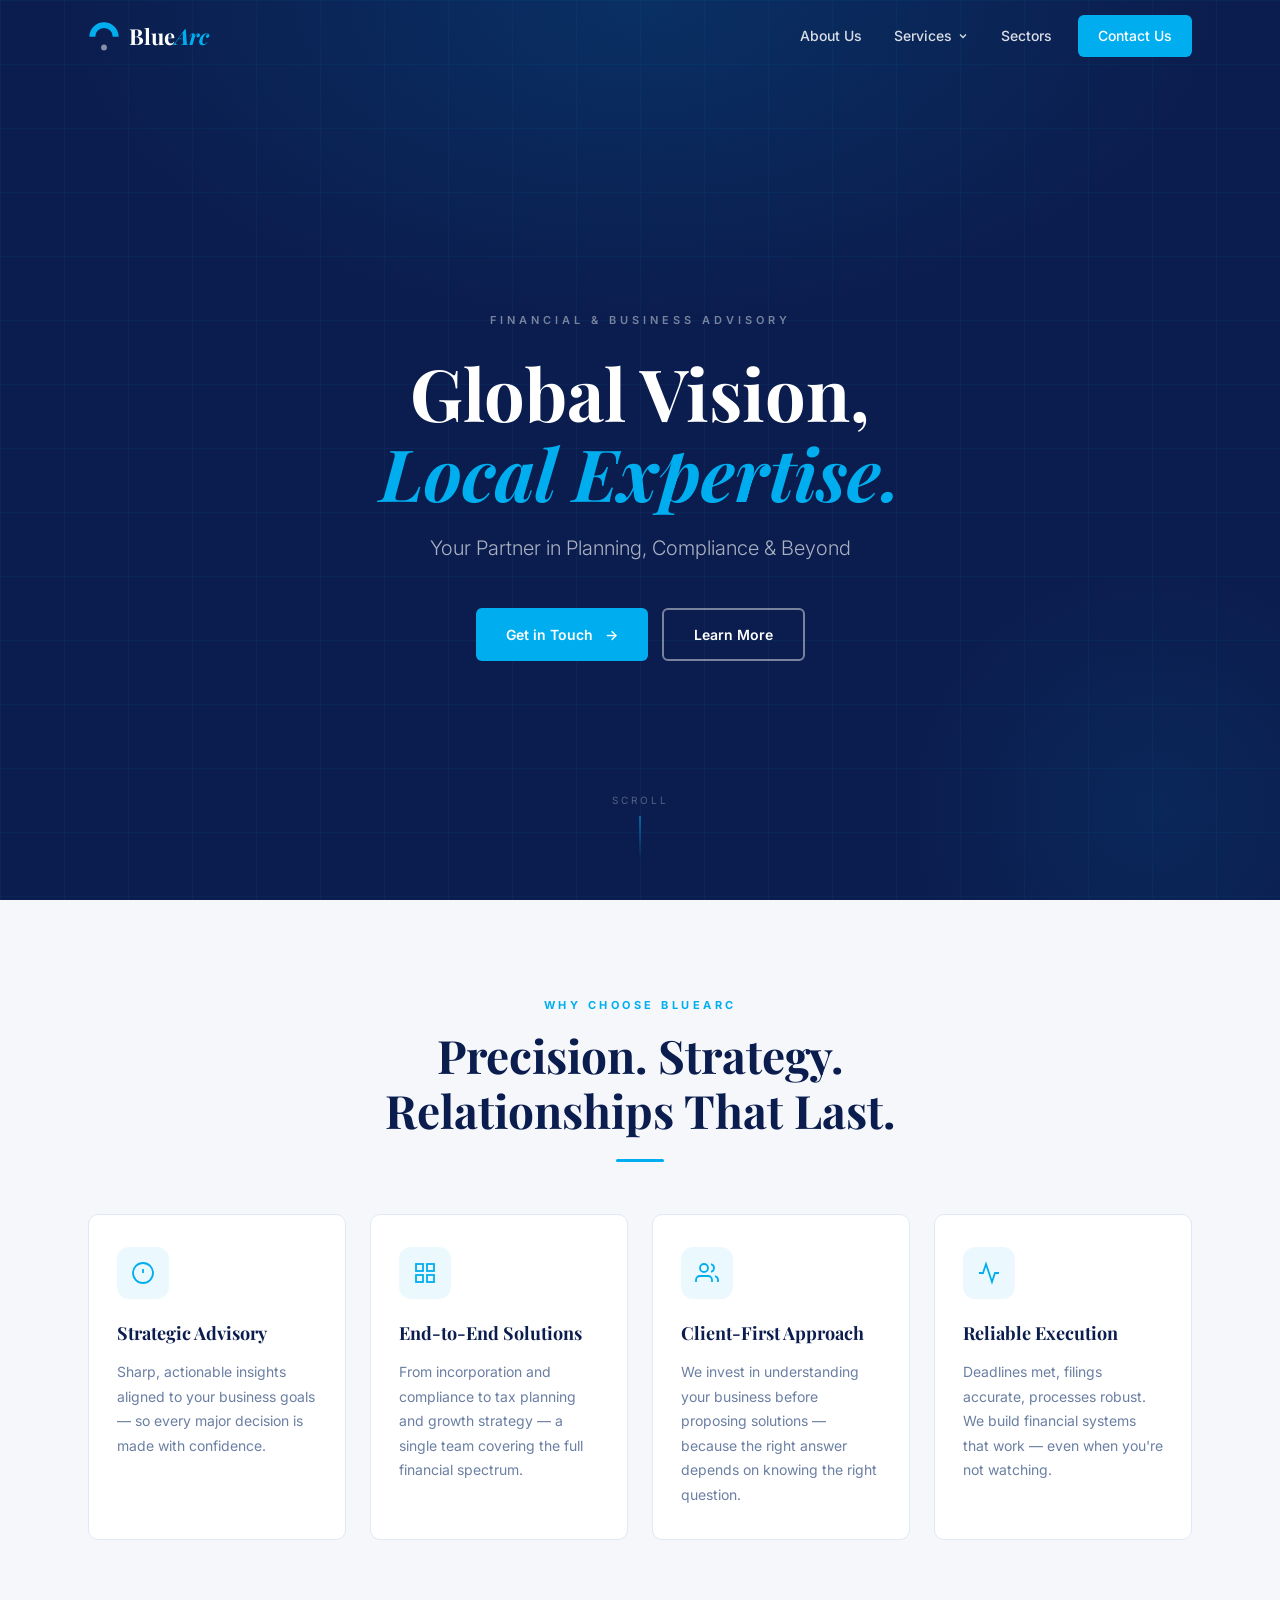
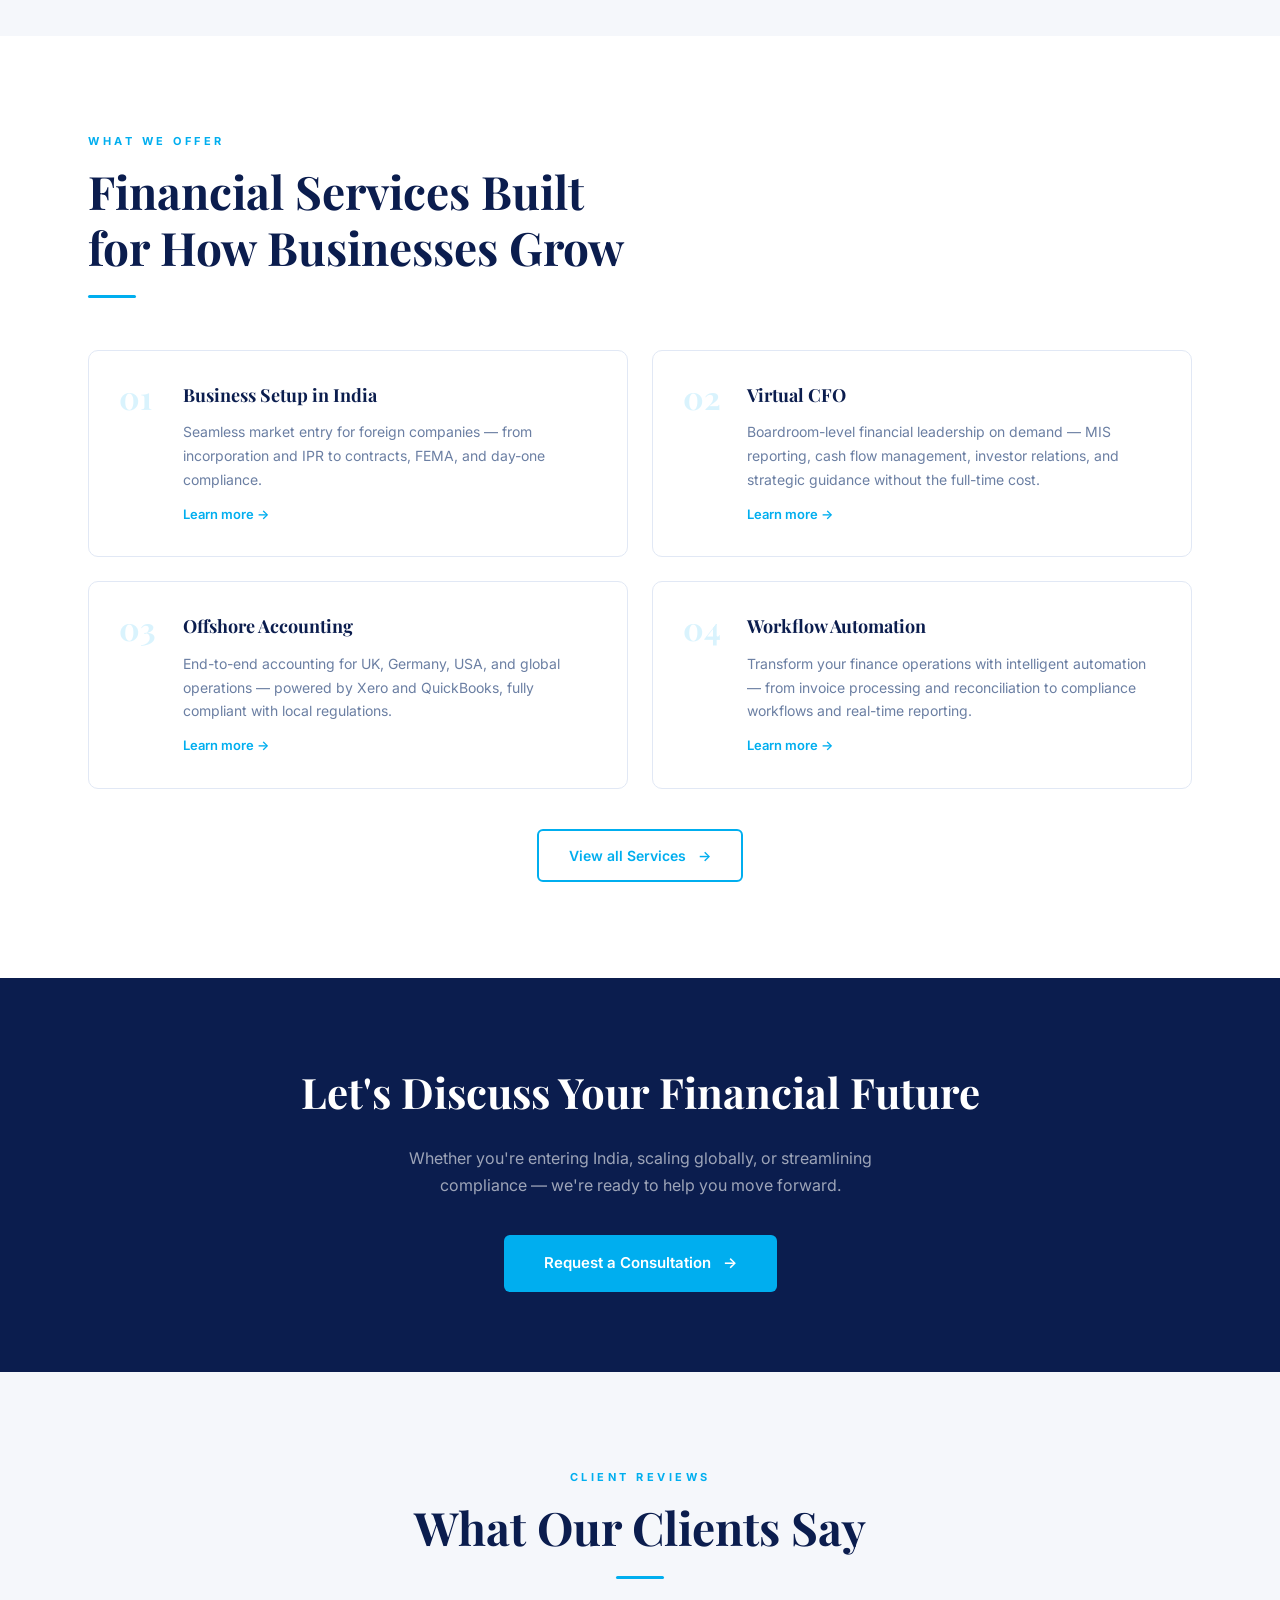
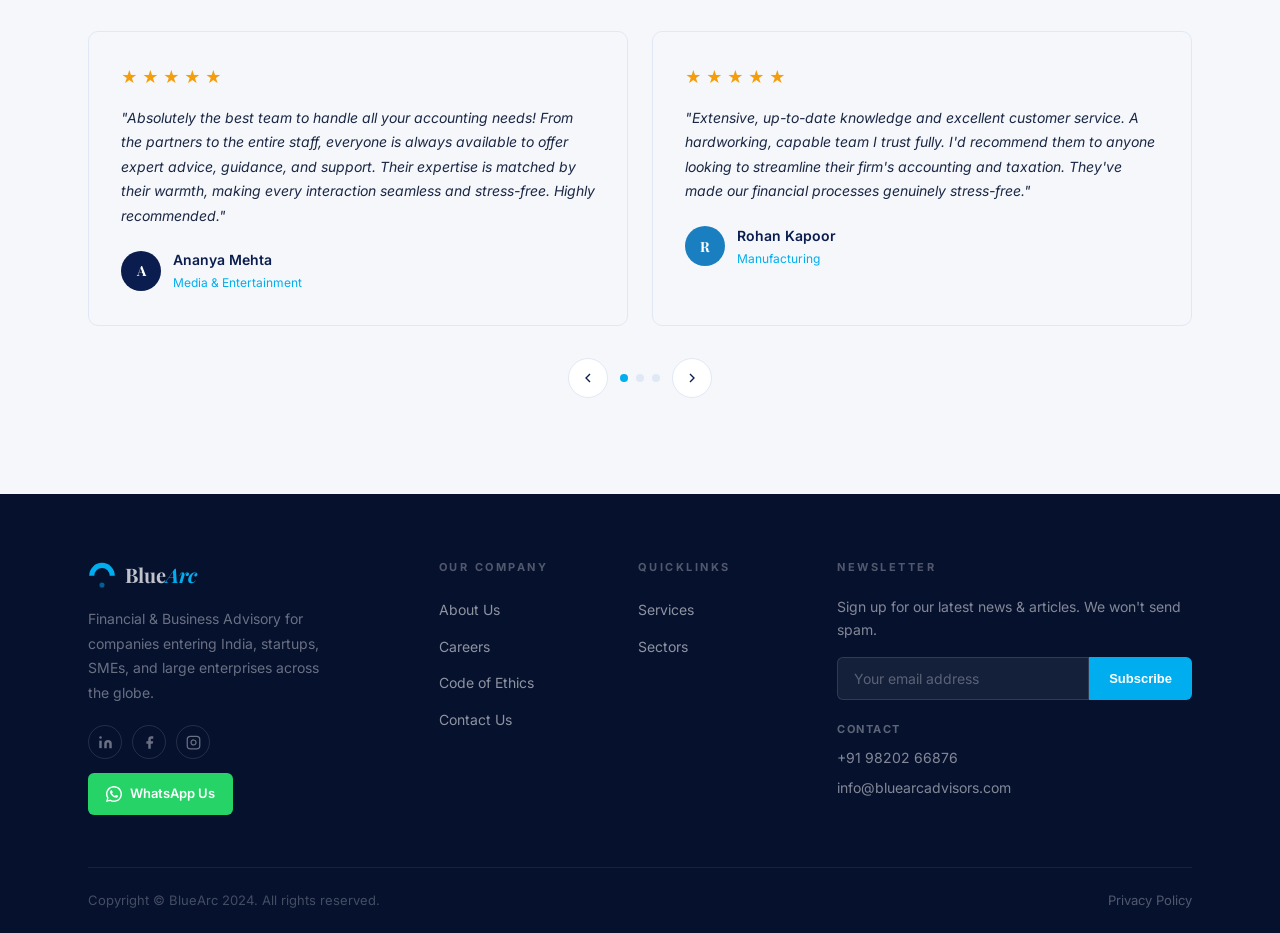
<file: index.html>
<!DOCTYPE html>
<html lang="en">
<head>
  <meta charset="UTF-8" />
  <meta name="viewport" content="width=device-width, initial-scale=1.0" />
  <title>BlueArc | Global Vision, Local Expertise</title>
  <meta name="description" content="BlueArc — Financial & Business Advisory for India entry, tax compliance, outsourced accounting, and strategic growth." />
  <link rel="preconnect" href="https://fonts.googleapis.com" />
  <link rel="preconnect" href="https://fonts.gstatic.com" crossorigin />
  <link href="https://fonts.googleapis.com/css2?family=Playfair+Display:ital,wght@0,400;0,600;0,700;1,400;1,600&family=Inter:wght@300;400;500;600;700&display=swap" rel="stylesheet" />
  <link rel="stylesheet" href="styles.css" />
</head>
<body>

<!-- ═══ NAV ═══ -->
<nav class="nav" id="nav">
  <div class="nav-inner">
    <a href="index.html" class="nav-logo">
      <svg xmlns="http://www.w3.org/2000/svg" viewBox="0 0 120 118" width="32" height="32">
        <path d="M 5,62 A 55,55 0 0,1 115,62 L 93,62 A 33,33 0 0,0 27,62 Z" fill="#00AEEF"/>
        <circle class="logo-dot-el" cx="60" cy="102" r="11" fill="rgba(255,255,255,0.5)"/>
      </svg>
      <span class="logo-text">Blue<em class="logo-arc">Arc</em></span>
    </a>
    <button class="nav-toggle" id="navToggle" aria-label="Toggle menu">
      <span></span><span></span><span></span>
    </button>
    <ul class="nav-menu" id="navMenu">
      <li class="nav-item"><a href="about.html" class="nav-link">About Us</a></li>
      <li class="nav-item has-dropdown">
        <a href="services.html" class="nav-link">Services
          <svg width="12" height="12" viewBox="0 0 24 24" fill="none" stroke="currentColor" stroke-width="2.5"><polyline points="6 9 12 15 18 9"/></svg>
        </a>
        <div class="nav-dropdown">
          <a href="services.html">All Services</a>
          <div class="nav-dropdown-divider"></div>
          <a href="services.html#business-setup">Business Setup in India</a>
          <a href="services.html#virtual-cfo">Virtual CFO</a>
          <a href="services.html#offshore-accounting">Offshore Accounting</a>
          <a href="services.html#direct-taxation">Direct Taxation</a>
          <a href="services.html#indirect-taxation">Indirect Taxation</a>
          <a href="services.html#workflow-automation">Workflow Automation</a>
        </div>
      </li>
      <li class="nav-item"><a href="sectors.html" class="nav-link">Sectors</a></li>
      <li class="nav-item"><a href="contact.html" class="nav-link nav-cta">Contact Us</a></li>
    </ul>
  </div>
</nav>

<!-- ═══ HERO ═══ -->
<section class="hero" id="hero">
  <div class="hero-glow"></div>
  <div class="hero-content">
    <p class="hero-eyebrow">Financial &amp; Business Advisory</p>
    <h1 class="hero-title">Global Vision,<br><em>Local Expertise.</em></h1>
    <p class="hero-sub">Your Partner in Planning, Compliance &amp; Beyond</p>
    <div class="hero-ctas">
      <a href="contact.html" class="btn btn-primary btn-arrow">Get in Touch</a>
      <a href="about.html" class="btn btn-outline-white">Learn More</a>
    </div>
  </div>
  <div class="hero-scroll">
    <span class="hero-scroll-label">Scroll</span>
    <div class="hero-scroll-line"></div>
  </div>
</section>

<!-- ═══ WHY CHOOSE US ═══ -->
<section class="why section">
  <div class="container">
    <div class="section-head centered reveal">
      <span class="label">Why Choose BlueArc</span>
      <h2 class="section-title">Precision. Strategy.<br>Relationships That Last.</h2>
      <div class="divider divider-center"></div>
    </div>
    <div class="why-grid">
      <div class="why-card reveal">
        <div class="why-icon">
          <svg width="24" height="24" viewBox="0 0 24 24" fill="none" stroke="currentColor" stroke-width="1.8">
            <circle cx="12" cy="12" r="10"/><line x1="12" y1="8" x2="12" y2="12"/><line x1="12" y1="16" x2="12.01" y2="16"/>
          </svg>
        </div>
        <h4>Strategic Advisory</h4>
        <p>Sharp, actionable insights aligned to your business goals — so every major decision is made with confidence.</p>
      </div>
      <div class="why-card reveal reveal-d1">
        <div class="why-icon">
          <svg width="24" height="24" viewBox="0 0 24 24" fill="none" stroke="currentColor" stroke-width="1.8">
            <rect x="3" y="3" width="7" height="7"/><rect x="14" y="3" width="7" height="7"/><rect x="14" y="14" width="7" height="7"/><rect x="3" y="14" width="7" height="7"/>
          </svg>
        </div>
        <h4>End-to-End Solutions</h4>
        <p>From incorporation and compliance to tax planning and growth strategy — a single team covering the full financial spectrum.</p>
      </div>
      <div class="why-card reveal reveal-d2">
        <div class="why-icon">
          <svg width="24" height="24" viewBox="0 0 24 24" fill="none" stroke="currentColor" stroke-width="1.8">
            <path d="M17 21v-2a4 4 0 0 0-4-4H5a4 4 0 0 0-4 4v2"/><circle cx="9" cy="7" r="4"/><path d="M23 21v-2a4 4 0 0 0-3-3.87"/><path d="M16 3.13a4 4 0 0 1 0 7.75"/>
          </svg>
        </div>
        <h4>Client-First Approach</h4>
        <p>We invest in understanding your business before proposing solutions — because the right answer depends on knowing the right question.</p>
      </div>
      <div class="why-card reveal reveal-d3">
        <div class="why-icon">
          <svg width="24" height="24" viewBox="0 0 24 24" fill="none" stroke="currentColor" stroke-width="1.8">
            <polyline points="22 12 18 12 15 21 9 3 6 12 2 12"/>
          </svg>
        </div>
        <h4>Reliable Execution</h4>
        <p>Deadlines met, filings accurate, processes robust. We build financial systems that work — even when you're not watching.</p>
      </div>
    </div>
  </div>
</section>

<!-- ═══ SERVICES PREVIEW ═══ -->
<section class="services-preview section" style="background:var(--white)">
  <div class="container">
    <div class="section-head reveal">
      <span class="label">What We Offer</span>
      <h2 class="section-title">Financial Services Built<br>for How Businesses Grow</h2>
      <div class="divider"></div>
    </div>
    <div class="services-grid">
      <div class="service-card reveal">
        <div class="service-num">01</div>
        <div class="service-body">
          <h4>Business Setup in India</h4>
          <p>Seamless market entry for foreign companies — from incorporation and IPR to contracts, FEMA, and day-one compliance.</p>
          <a href="services.html#business-setup" class="service-link">Learn more →</a>
        </div>
      </div>
      <div class="service-card reveal reveal-d1">
        <div class="service-num">02</div>
        <div class="service-body">
          <h4>Virtual CFO</h4>
          <p>Boardroom-level financial leadership on demand — MIS reporting, cash flow management, investor relations, and strategic guidance without the full-time cost.</p>
          <a href="services.html#virtual-cfo" class="service-link">Learn more →</a>
        </div>
      </div>
      <div class="service-card reveal">
        <div class="service-num">03</div>
        <div class="service-body">
          <h4>Offshore Accounting</h4>
          <p>End-to-end accounting for UK, Germany, USA, and global operations — powered by Xero and QuickBooks, fully compliant with local regulations.</p>
          <a href="services.html#offshore-accounting" class="service-link">Learn more →</a>
        </div>
      </div>
      <div class="service-card reveal reveal-d1">
        <div class="service-num">04</div>
        <div class="service-body">
          <h4>Workflow Automation</h4>
          <p>Transform your finance operations with intelligent automation — from invoice processing and reconciliation to compliance workflows and real-time reporting.</p>
          <a href="services.html#workflow-automation" class="service-link">Learn more →</a>
        </div>
      </div>
    </div>
    <div style="text-align:center" class="reveal">
      <a href="services.html" class="btn btn-outline btn-arrow">View all Services</a>
    </div>
  </div>
</section>

<!-- ═══ CTA BANNER ═══ -->
<section class="cta-banner">
  <div class="container">
    <h2>Let's Discuss Your Financial Future</h2>
    <p>Whether you're entering India, scaling globally, or streamlining compliance — we're ready to help you move forward.</p>
    <a href="contact.html" class="btn btn-primary btn-lg btn-arrow">Request a Consultation</a>
  </div>
</section>

<!-- ═══ TESTIMONIALS ═══ -->
<section class="testimonials section" style="background:var(--light)">
  <div class="container">
    <div class="section-head centered reveal">
      <span class="label">Client Reviews</span>
      <h2 class="section-title">What Our Clients Say</h2>
      <div class="divider divider-center"></div>
    </div>
    <div class="testimonial-slider reveal">
      <div class="testimonial-track" id="testimonialTrack">

        <!-- Slide 1 -->
        <div class="testimonial-slide">
          <div class="testimonial-grid">
            <div class="testimonial-card">
              <div class="stars">
                <span class="star">★</span><span class="star">★</span><span class="star">★</span><span class="star">★</span><span class="star">★</span>
              </div>
              <p class="testimonial-text">"Absolutely the best team to handle all your accounting needs! From the partners to the entire staff, everyone is always available to offer expert advice, guidance, and support. Their expertise is matched by their warmth, making every interaction seamless and stress-free. Highly recommended."</p>
              <div class="testimonial-author">
                <div class="author-avatar">A</div>
                <div>
                  <div class="author-name">Ananya Mehta</div>
                  <div class="author-sector">Media &amp; Entertainment</div>
                </div>
              </div>
            </div>
            <div class="testimonial-card">
              <div class="stars">
                <span class="star">★</span><span class="star">★</span><span class="star">★</span><span class="star">★</span><span class="star">★</span>
              </div>
              <p class="testimonial-text">"Extensive, up-to-date knowledge and excellent customer service. A hardworking, capable team I trust fully. I'd recommend them to anyone looking to streamline their firm's accounting and taxation. They've made our financial processes genuinely stress-free."</p>
              <div class="testimonial-author">
                <div class="author-avatar" style="background:#1A7FC1">R</div>
                <div>
                  <div class="author-name">Rohan Kapoor</div>
                  <div class="author-sector">Manufacturing</div>
                </div>
              </div>
            </div>
          </div>
        </div>

        <!-- Slide 2 -->
        <div class="testimonial-slide">
          <div class="testimonial-grid">
            <div class="testimonial-card">
              <div class="stars">
                <span class="star">★</span><span class="star">★</span><span class="star">★</span><span class="star">★</span><span class="star">★</span>
              </div>
              <p class="testimonial-text">"Prompt responses, meticulous filing, and proactive follow-ups on every deadline. The partners and staff genuinely care about their clients' outcomes. BlueArc has become an indispensable part of how we manage our business finances. Highly recommended."</p>
              <div class="testimonial-author">
                <div class="author-avatar" style="background:#0B4A8C">S</div>
                <div>
                  <div class="author-name">Sunita Joshi</div>
                  <div class="author-sector">Financial Services</div>
                </div>
              </div>
            </div>
            <div class="testimonial-card">
              <div class="stars">
                <span class="star">★</span><span class="star">★</span><span class="star">★</span><span class="star">★</span><span class="star">★</span>
              </div>
              <p class="testimonial-text">"Extremely satisfied with BlueArc's work. Their team is knowledgeable, responsive, and committed to high-quality results. They've handled our India compliance flawlessly from day one. I recommend them without hesitation to any company entering the Indian market."</p>
              <div class="testimonial-author">
                <div class="author-avatar" style="background:#00AEEF">V</div>
                <div>
                  <div class="author-name">Vikram Singh</div>
                  <div class="author-sector">Information Technology</div>
                </div>
              </div>
            </div>
          </div>
        </div>

        <!-- Slide 3 -->
        <div class="testimonial-slide">
          <div class="testimonial-grid">
            <div class="testimonial-card">
              <div class="stars">
                <span class="star">★</span><span class="star">★</span><span class="star">★</span><span class="star">★</span><span class="star">★</span>
              </div>
              <p class="testimonial-text">"BlueArc helped us set up our Indian subsidiary end-to-end — incorporation, GST, payroll, banking. What could have been a six-month ordeal took under 90 days, with zero compliance gaps. Their team felt like an extension of ours from week one."</p>
              <div class="testimonial-author">
                <div class="author-avatar" style="background:#0A6B4A">N</div>
                <div>
                  <div class="author-name">Natasha Fernandes</div>
                  <div class="author-sector">Technology &amp; SaaS</div>
                </div>
              </div>
            </div>
            <div class="testimonial-card">
              <div class="stars">
                <span class="star">★</span><span class="star">★</span><span class="star">★</span><span class="star">★</span><span class="star">★</span>
              </div>
              <p class="testimonial-text">"Our Virtual CFO from BlueArc transformed how we present financials to investors. Within 60 days we had clean MIS, a proper budget, and credible projections. We closed our Series A two months after onboarding them. The ROI speaks for itself."</p>
              <div class="testimonial-author">
                <div class="author-avatar" style="background:#8B3A8B">P</div>
                <div>
                  <div class="author-name">Priyank Mehrotra</div>
                  <div class="author-sector">E-commerce &amp; D2C</div>
                </div>
              </div>
            </div>
          </div>
        </div>

      </div>
      <div class="slider-controls">
        <button class="slider-btn" id="sliderPrev" aria-label="Previous">
          <svg width="16" height="16" viewBox="0 0 24 24" fill="none" stroke="currentColor" stroke-width="2"><polyline points="15 18 9 12 15 6"/></svg>
        </button>
        <div class="slider-dots">
          <div class="dot active" data-index="0"></div>
          <div class="dot" data-index="1"></div>
          <div class="dot" data-index="2"></div>
        </div>
        <button class="slider-btn" id="sliderNext" aria-label="Next">
          <svg width="16" height="16" viewBox="0 0 24 24" fill="none" stroke="currentColor" stroke-width="2"><polyline points="9 18 15 12 9 6"/></svg>
        </button>
      </div>
    </div>
  </div>
</section>

<!-- ═══ FOOTER ═══ -->
<footer class="footer">
  <div class="container">
    <div class="footer-top">
      <div class="footer-brand">
        <div class="footer-logo">
          <svg xmlns="http://www.w3.org/2000/svg" viewBox="0 0 120 118" width="28" height="28">
            <path d="M 5,62 A 55,55 0 0,1 115,62 L 93,62 A 33,33 0 0,0 27,62 Z" fill="#00AEEF"/>
            <circle cx="60" cy="102" r="11" fill="rgba(0,174,239,0.5)"/>
          </svg>
          <span class="footer-logo-text">Blue<em>Arc</em></span>
        </div>
        <p>Financial &amp; Business Advisory for companies entering India, startups, SMEs, and large enterprises across the globe.</p>
        <div style="margin-top:20px">
          <div class="social-links">
            <a href="#" class="social-link" aria-label="LinkedIn">
              <svg width="15" height="15" viewBox="0 0 24 24" fill="currentColor"><path d="M16 8a6 6 0 0 1 6 6v7h-4v-7a2 2 0 0 0-2-2 2 2 0 0 0-2 2v7h-4v-7a6 6 0 0 1 6-6z"/><rect x="2" y="9" width="4" height="12"/><circle cx="4" cy="4" r="2"/></svg>
            </a>
            <a href="#" class="social-link" aria-label="Facebook">
              <svg width="15" height="15" viewBox="0 0 24 24" fill="currentColor"><path d="M18 2h-3a5 5 0 0 0-5 5v3H7v4h3v8h4v-8h3l1-4h-4V7a1 1 0 0 1 1-1h3z"/></svg>
            </a>
            <a href="#" class="social-link" aria-label="Instagram">
              <svg width="15" height="15" viewBox="0 0 24 24" fill="none" stroke="currentColor" stroke-width="2"><rect x="2" y="2" width="20" height="20" rx="5" ry="5"/><path d="M16 11.37A4 4 0 1 1 12.63 8 4 4 0 0 1 16 11.37z"/><line x1="17.5" y1="6.5" x2="17.51" y2="6.5"/></svg>
            </a>
          </div>
          <a href="https://wa.me/919820266876?text=Hi%20BlueArc%2C%20I'd%20like%20to%20know%20more%20about%20your%20services." class="whatsapp-cta" target="_blank" rel="noopener">
            <svg width="16" height="16" viewBox="0 0 24 24" fill="currentColor"><path d="M17.472 14.382c-.297-.149-1.758-.867-2.03-.967-.273-.099-.471-.148-.67.15-.197.297-.767.966-.94 1.164-.173.199-.347.223-.644.075-.297-.15-1.255-.463-2.39-1.475-.883-.788-1.48-1.761-1.653-2.059-.173-.297-.018-.458.13-.606.134-.133.298-.347.446-.52.149-.174.198-.298.298-.497.099-.198.05-.371-.025-.52-.075-.149-.669-1.612-.916-2.207-.242-.579-.487-.5-.669-.51-.173-.008-.371-.01-.57-.01-.198 0-.52.074-.792.372-.272.297-1.04 1.016-1.04 2.479 0 1.462 1.065 2.875 1.213 3.074.149.198 2.096 3.2 5.077 4.487.709.306 1.262.489 1.694.625.712.227 1.36.195 1.871.118.571-.085 1.758-.719 2.006-1.413.248-.694.248-1.289.173-1.413-.074-.124-.272-.198-.57-.347z"/><path d="M11.99 0C5.373 0 0 5.373 0 11.99 0 14.2.603 16.27 1.64 18.047L0 24l6.138-1.607A11.942 11.942 0 0 0 11.99 24C18.607 24 24 18.627 24 12.01 24 5.373 18.607 0 11.99 0zm0 21.818a9.826 9.826 0 0 1-5.006-1.369l-.358-.213-3.714.973.99-3.617-.234-.372a9.836 9.836 0 0 1-1.506-5.231c0-5.429 4.42-9.849 9.85-9.849 5.43 0 9.85 4.42 9.85 9.849S17.42 21.818 11.99 21.818z"/></svg>
            WhatsApp Us
          </a>
        </div>
      </div>
      <div class="footer-col">
        <h5>Our Company</h5>
        <ul>
          <li><a href="about.html">About Us</a></li>
          <li><a href="#">Careers</a></li>
          <li><a href="#">Code of Ethics</a></li>
          <li><a href="contact.html">Contact Us</a></li>
        </ul>
      </div>
      <div class="footer-col">
        <h5>Quicklinks</h5>
        <ul>
          <li><a href="services.html">Services</a></li>
          <li><a href="sectors.html">Sectors</a></li>
        </ul>
      </div>
      <div class="footer-col footer-newsletter">
        <h5>Newsletter</h5>
        <p>Sign up for our latest news &amp; articles. We won't send spam.</p>
        <div class="newsletter-form">
          <input type="email" class="newsletter-input" placeholder="Your email address" />
          <button class="newsletter-btn">Subscribe</button>
        </div>
        <div style="margin-top:20px">
          <div class="contact-lbl" style="color:rgba(255,255,255,0.35); font-size:11px; letter-spacing:1.5px; text-transform:uppercase; margin-bottom:8px">Contact</div>
          <div style="font-size:13px; color:rgba(255,255,255,0.5); margin-bottom:6px"><a href="tel:+919820266876" style="color:rgba(255,255,255,0.5)">+91 98202 66876</a></div>
          <div style="font-size:13px; color:rgba(255,255,255,0.5)"><a href="mailto:info@bluearcadvisors.com" style="color:rgba(255,255,255,0.5)">info@bluearcadvisors.com</a></div>
        </div>
      </div>
    </div>
    <div class="footer-bottom">
      <p>Copyright © BlueArc 2024. All rights reserved.</p>
      <div class="footer-bottom-links">
        <a href="#">Privacy Policy</a>
      </div>
    </div>
  </div>
</footer>

<script src="script.js"></script>
</body>
</html>
</file>
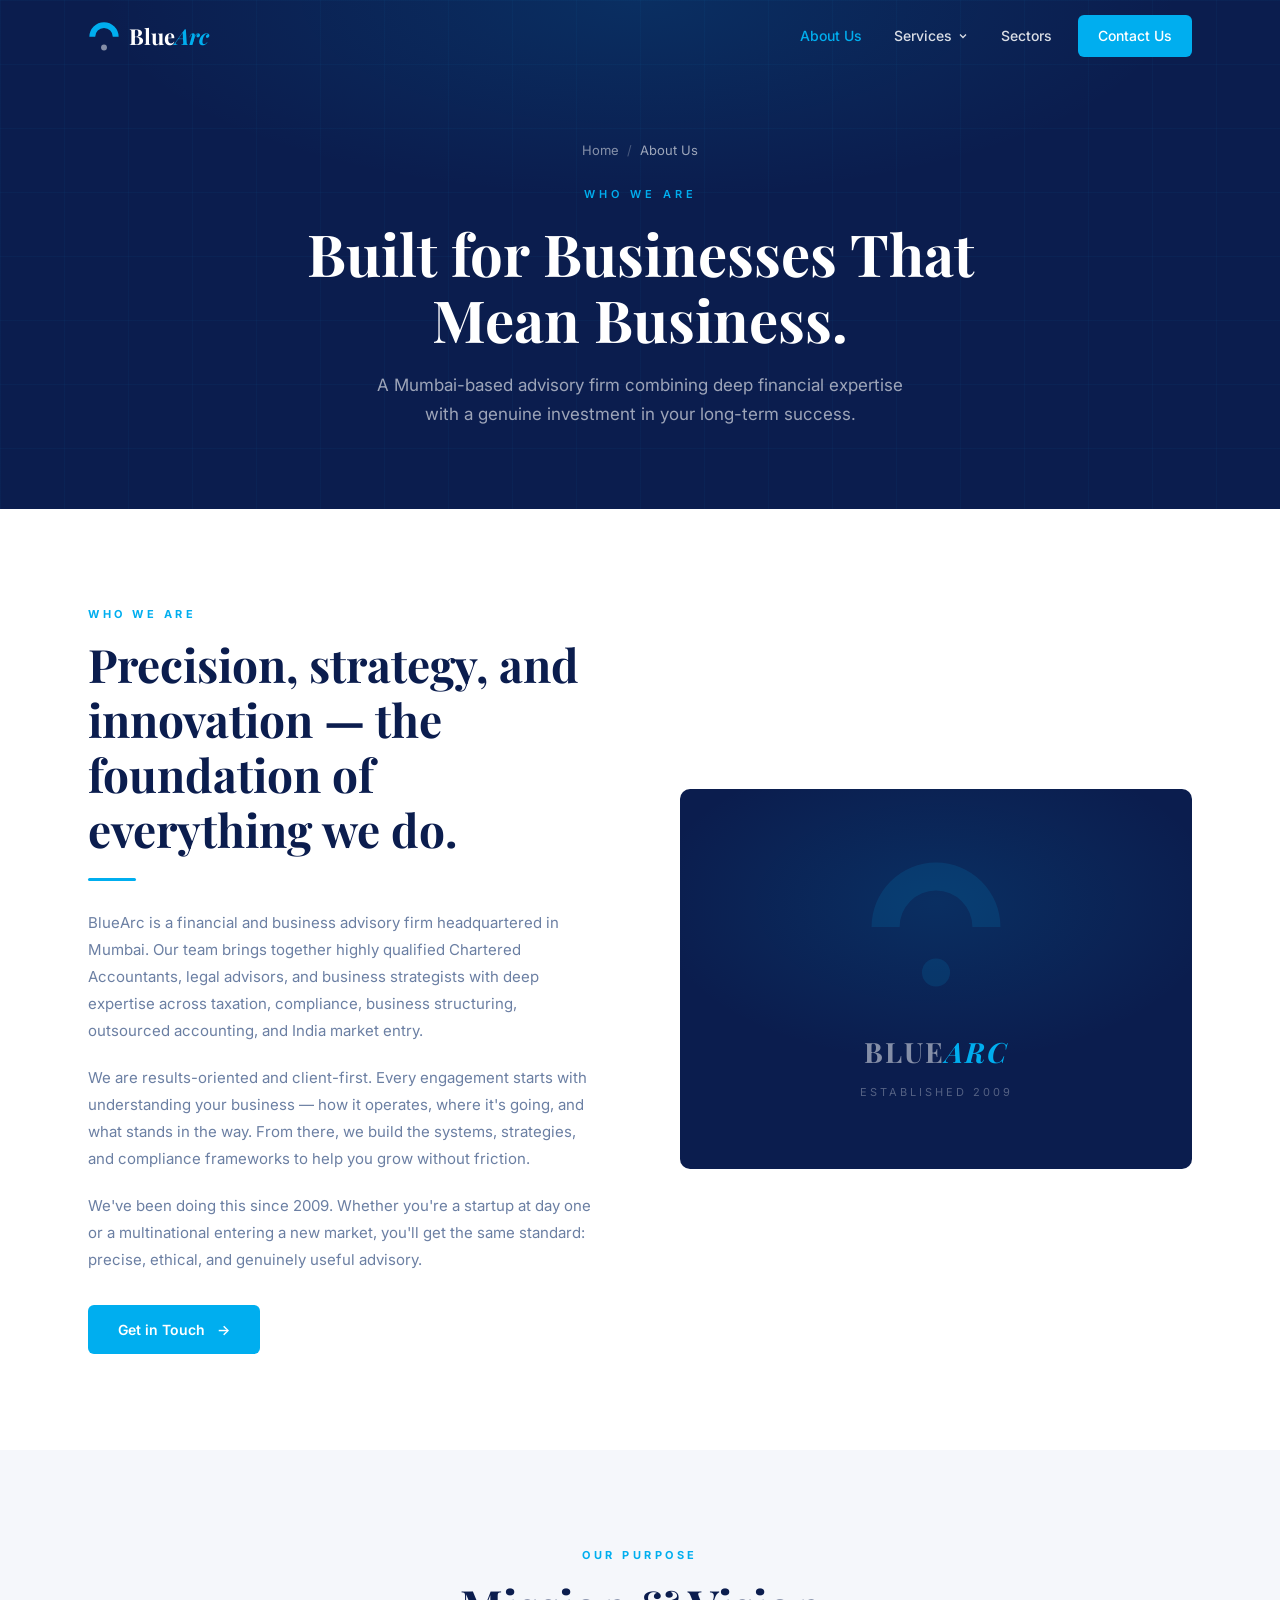
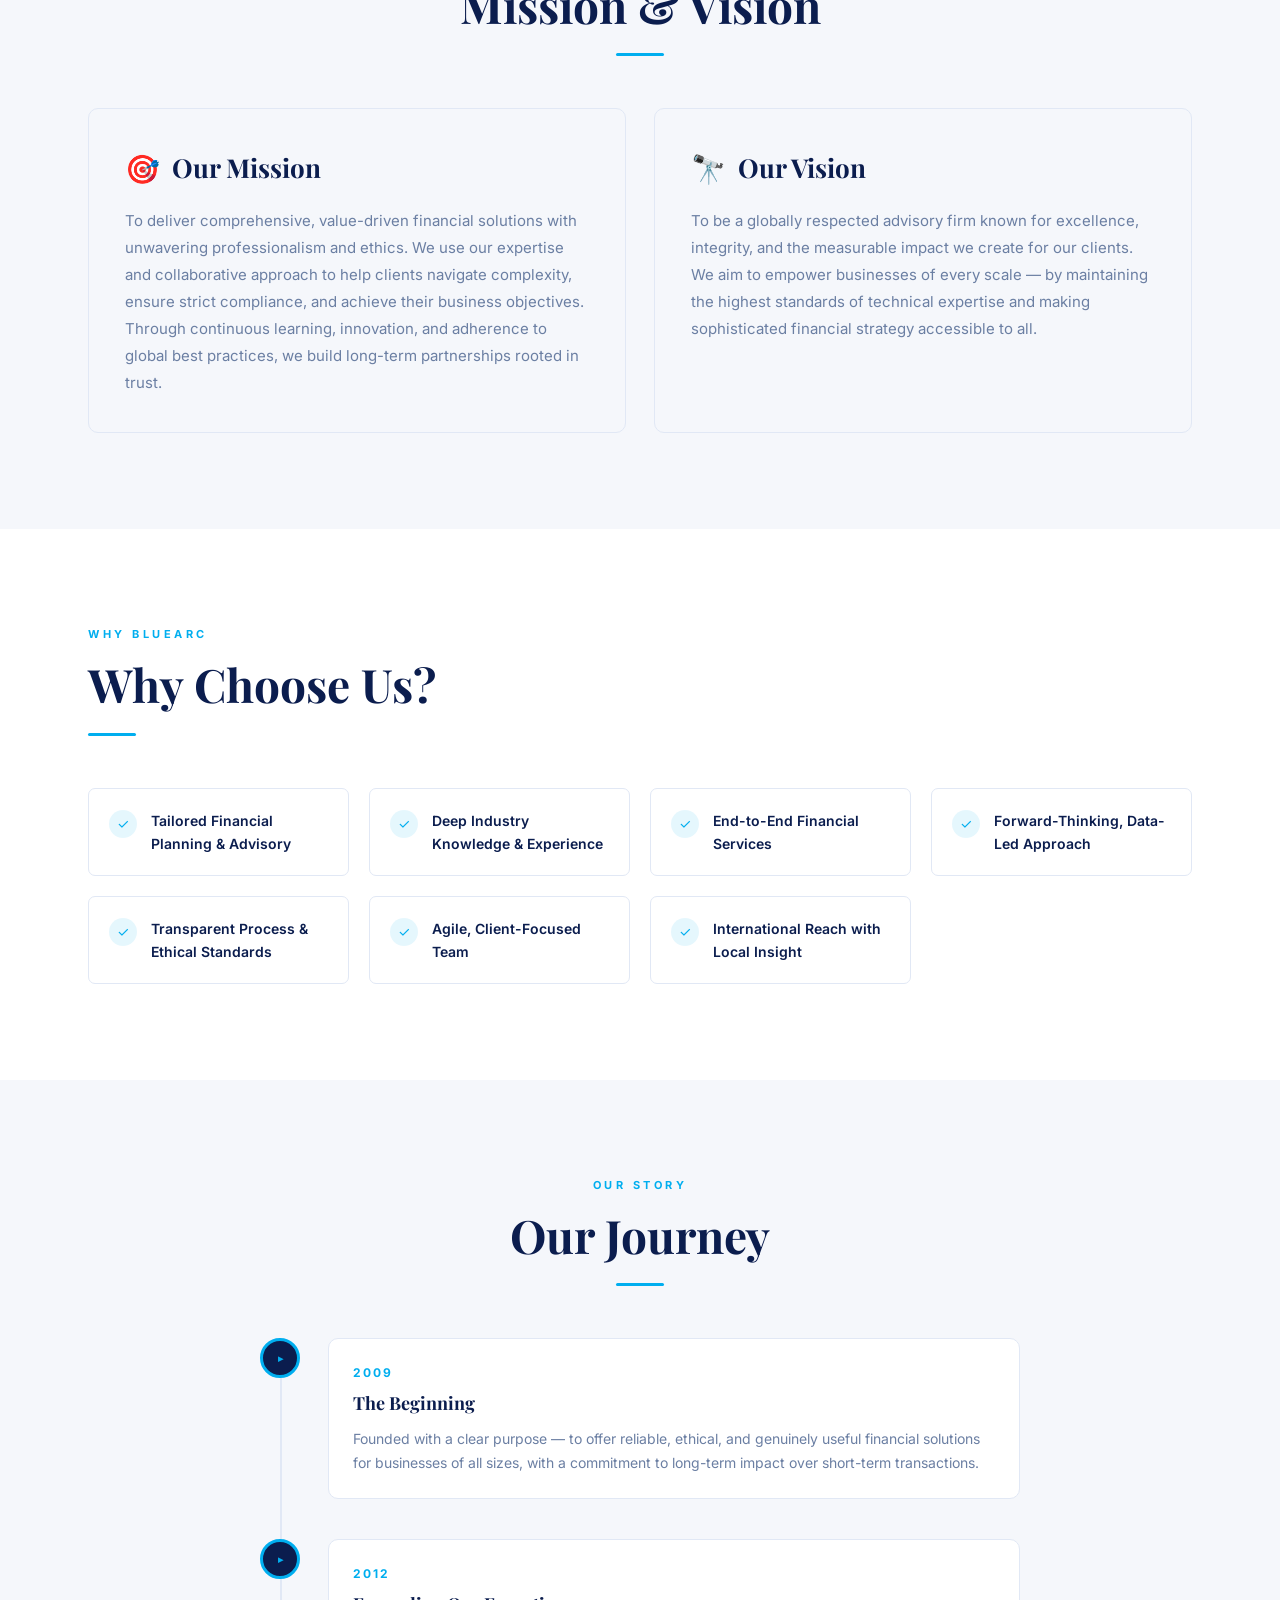
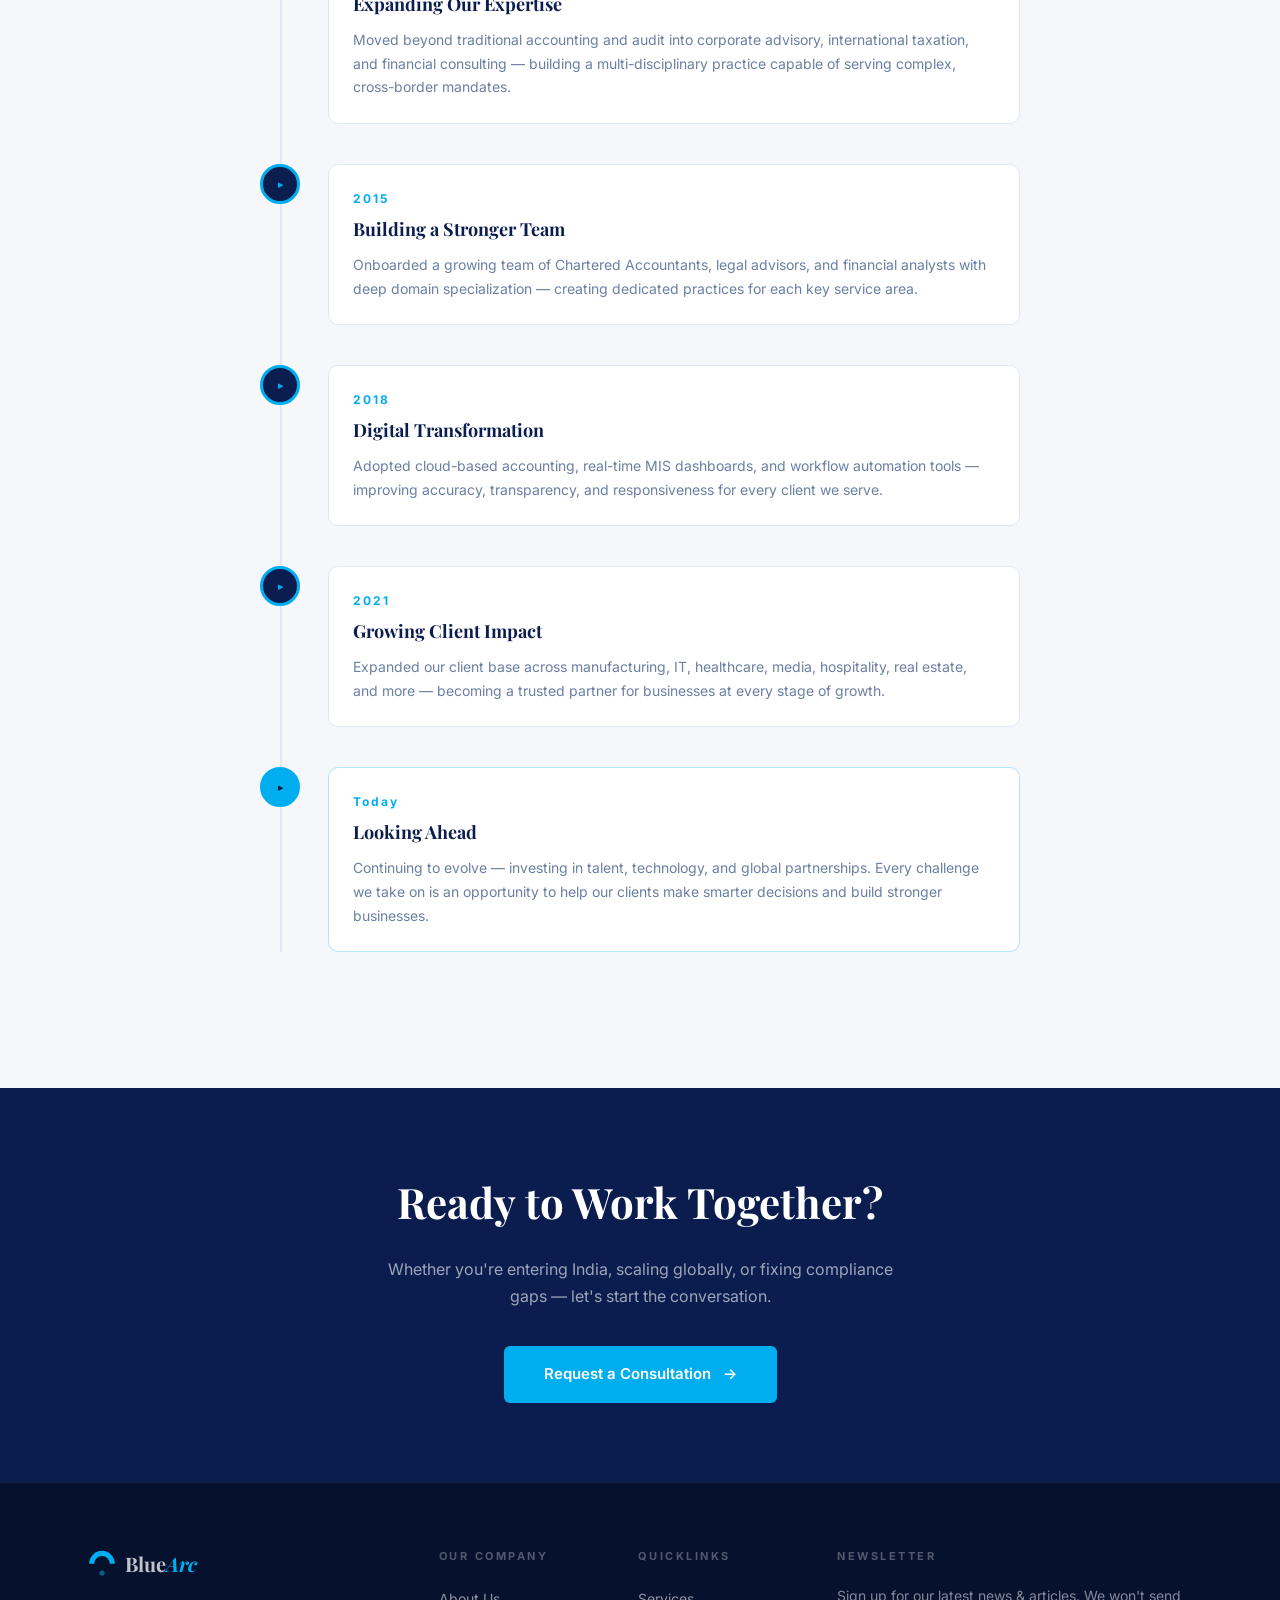
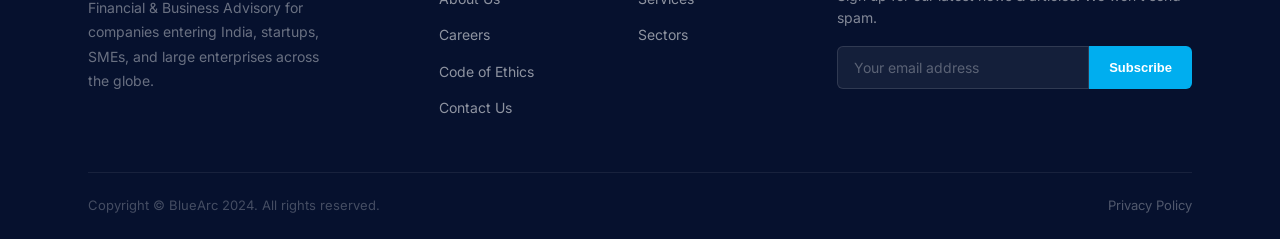
<file: about.html>
<!DOCTYPE html>
<html lang="en">
<head>
  <meta charset="UTF-8" />
  <meta name="viewport" content="width=device-width, initial-scale=1.0" />
  <title>About Us | BlueArc</title>
  <meta name="description" content="BlueArc — a Mumbai-based financial and business advisory firm built on precision, strategy, and long-term client relationships." />
  <link rel="preconnect" href="https://fonts.googleapis.com" />
  <link rel="preconnect" href="https://fonts.gstatic.com" crossorigin />
  <link href="https://fonts.googleapis.com/css2?family=Playfair+Display:ital,wght@0,400;0,600;0,700;1,400;1,600&family=Inter:wght@300;400;500;600;700&display=swap" rel="stylesheet" />
  <link rel="stylesheet" href="styles.css" />
</head>
<body>

<!-- ═══ NAV ═══ -->
<nav class="nav" id="nav">
  <div class="nav-inner">
    <a href="index.html" class="nav-logo">
      <svg xmlns="http://www.w3.org/2000/svg" viewBox="0 0 120 118" width="32" height="32">
        <path d="M 5,62 A 55,55 0 0,1 115,62 L 93,62 A 33,33 0 0,0 27,62 Z" fill="#00AEEF"/>
        <circle class="logo-dot-el" cx="60" cy="102" r="11" fill="rgba(255,255,255,0.5)"/>
      </svg>
      <span class="logo-text">Blue<em class="logo-arc">Arc</em></span>
    </a>
    <button class="nav-toggle" id="navToggle" aria-label="Toggle menu">
      <span></span><span></span><span></span>
    </button>
    <ul class="nav-menu" id="navMenu">
      <li class="nav-item"><a href="about.html" class="nav-link" aria-current="page">About Us</a></li>
      <li class="nav-item has-dropdown">
        <a href="services.html" class="nav-link">Services
          <svg width="12" height="12" viewBox="0 0 24 24" fill="none" stroke="currentColor" stroke-width="2.5"><polyline points="6 9 12 15 18 9"/></svg>
        </a>
        <div class="nav-dropdown">
          <a href="services.html">All Services</a>
          <div class="nav-dropdown-divider"></div>
          <a href="services.html#business-setup">Business Setup in India</a>
          <a href="services.html#virtual-cfo">Virtual CFO</a>
          <a href="services.html#offshore-accounting">Offshore Accounting</a>
          <a href="services.html#direct-taxation">Direct Taxation</a>
          <a href="services.html#indirect-taxation">Indirect Taxation</a>
          <a href="services.html#workflow-automation">Workflow Automation</a>
        </div>
      </li>
      <li class="nav-item"><a href="sectors.html" class="nav-link">Sectors</a></li>
      <li class="nav-item"><a href="contact.html" class="nav-link nav-cta">Contact Us</a></li>
    </ul>
  </div>
</nav>

<!-- ═══ PAGE HERO ═══ -->
<section class="page-hero">
  <div class="page-hero-glow"></div>
  <div class="container" style="position:relative;z-index:1">
    <div class="breadcrumb">
      <a href="index.html">Home</a>
      <span>/</span>
      <span style="color:rgba(255,255,255,0.6)">About Us</span>
    </div>
    <span class="page-hero-label">Who We Are</span>
    <h1>Built for Businesses That<br>Mean Business.</h1>
    <p>A Mumbai-based advisory firm combining deep financial expertise with a genuine investment in your long-term success.</p>
  </div>
</section>

<!-- ═══ ABOUT INTRO ═══ -->
<section class="about-intro section">
  <div class="container">
    <div class="about-intro-grid">
      <div class="about-intro-text reveal">
        <span class="label">Who We Are</span>
        <h2 class="section-title">Precision, strategy, and innovation — the foundation of everything we do.</h2>
        <div class="divider" style="margin-bottom:28px"></div>
        <p>BlueArc is a financial and business advisory firm headquartered in Mumbai. Our team brings together highly qualified Chartered Accountants, legal advisors, and business strategists with deep expertise across taxation, compliance, business structuring, outsourced accounting, and India market entry.</p>
        <p>We are results-oriented and client-first. Every engagement starts with understanding your business — how it operates, where it's going, and what stands in the way. From there, we build the systems, strategies, and compliance frameworks to help you grow without friction.</p>
        <p>We've been doing this since 2009. Whether you're a startup at day one or a multinational entering a new market, you'll get the same standard: precise, ethical, and genuinely useful advisory.</p>
        <div style="margin-top:32px">
          <a href="contact.html" class="btn btn-primary btn-arrow">Get in Touch</a>
        </div>
      </div>
      <div class="about-intro-image reveal reveal-d1">
        <div class="about-intro-image-inner">
          <svg xmlns="http://www.w3.org/2000/svg" viewBox="0 0 200 200" width="140" height="140" class="about-logo-large">
            <path d="M 8,100 A 90,90 0 0,1 192,100 L 152,100 A 50,50 0 0,0 48,100 Z" fill="#00AEEF"/>
            <circle cx="100" cy="165" r="20" fill="#00AEEF"/>
          </svg>
          <div style="margin-top:24px; color:rgba(255,255,255,0.5); font-family:'Playfair Display',serif; font-size:28px; font-weight:700; letter-spacing:2px">BLUE<em style="font-style:italic;color:#00AEEF">ARC</em></div>
          <div style="margin-top:8px; color:rgba(255,255,255,0.3); font-size:11px; letter-spacing:3px; text-transform:uppercase">Established 2009</div>
        </div>
      </div>
    </div>
  </div>
</section>

<!-- ═══ MISSION + VISION ═══ -->
<section class="section" style="background:var(--light)">
  <div class="container">
    <div class="section-head centered reveal">
      <span class="label">Our Purpose</span>
      <h2 class="section-title">Mission &amp; Vision</h2>
      <div class="divider divider-center"></div>
    </div>
    <div class="mv-grid">
      <div class="mv-card reveal">
        <h3><span>🎯</span> Our Mission</h3>
        <p>To deliver comprehensive, value-driven financial solutions with unwavering professionalism and ethics. We use our expertise and collaborative approach to help clients navigate complexity, ensure strict compliance, and achieve their business objectives. Through continuous learning, innovation, and adherence to global best practices, we build long-term partnerships rooted in trust.</p>
      </div>
      <div class="mv-card reveal reveal-d1">
        <h3><span>🔭</span> Our Vision</h3>
        <p>To be a globally respected advisory firm known for excellence, integrity, and the measurable impact we create for our clients. We aim to empower businesses of every scale — by maintaining the highest standards of technical expertise and making sophisticated financial strategy accessible to all.</p>
      </div>
    </div>
  </div>
</section>

<!-- ═══ WHY CHOOSE US ═══ -->
<section class="section" style="background:var(--white)">
  <div class="container">
    <div class="section-head reveal">
      <span class="label">Why BlueArc</span>
      <h2 class="section-title">Why Choose Us?</h2>
      <div class="divider"></div>
    </div>
    <div class="why-full-grid">
      <div class="why-full-item reveal">
        <div class="why-check">✓</div>
        <p>Tailored Financial Planning &amp; Advisory</p>
      </div>
      <div class="why-full-item reveal reveal-d1">
        <div class="why-check">✓</div>
        <p>Deep Industry Knowledge &amp; Experience</p>
      </div>
      <div class="why-full-item reveal reveal-d2">
        <div class="why-check">✓</div>
        <p>End-to-End Financial Services</p>
      </div>
      <div class="why-full-item reveal">
        <div class="why-check">✓</div>
        <p>Forward-Thinking, Data-Led Approach</p>
      </div>
      <div class="why-full-item reveal reveal-d1">
        <div class="why-check">✓</div>
        <p>Transparent Process &amp; Ethical Standards</p>
      </div>
      <div class="why-full-item reveal reveal-d2">
        <div class="why-check">✓</div>
        <p>Agile, Client-Focused Team</p>
      </div>
      <div class="why-full-item reveal">
        <div class="why-check">✓</div>
        <p>International Reach with Local Insight</p>
      </div>
    </div>
  </div>
</section>

<!-- ═══ JOURNEY TIMELINE ═══ -->
<section class="timeline-section section">
  <div class="container">
    <div class="section-head centered reveal">
      <span class="label">Our Story</span>
      <h2 class="section-title">Our Journey</h2>
      <div class="divider divider-center"></div>
    </div>
    <div class="timeline">

      <div class="timeline-item reveal">
        <div class="timeline-dot"><span>▸</span></div>
        <div class="timeline-body">
          <div class="timeline-year">2009</div>
          <h4>The Beginning</h4>
          <p>Founded with a clear purpose — to offer reliable, ethical, and genuinely useful financial solutions for businesses of all sizes, with a commitment to long-term impact over short-term transactions.</p>
        </div>
      </div>

      <div class="timeline-item reveal">
        <div class="timeline-dot"><span>▸</span></div>
        <div class="timeline-body">
          <div class="timeline-year">2012</div>
          <h4>Expanding Our Expertise</h4>
          <p>Moved beyond traditional accounting and audit into corporate advisory, international taxation, and financial consulting — building a multi-disciplinary practice capable of serving complex, cross-border mandates.</p>
        </div>
      </div>

      <div class="timeline-item reveal">
        <div class="timeline-dot"><span>▸</span></div>
        <div class="timeline-body">
          <div class="timeline-year">2015</div>
          <h4>Building a Stronger Team</h4>
          <p>Onboarded a growing team of Chartered Accountants, legal advisors, and financial analysts with deep domain specialization — creating dedicated practices for each key service area.</p>
        </div>
      </div>

      <div class="timeline-item reveal">
        <div class="timeline-dot"><span>▸</span></div>
        <div class="timeline-body">
          <div class="timeline-year">2018</div>
          <h4>Digital Transformation</h4>
          <p>Adopted cloud-based accounting, real-time MIS dashboards, and workflow automation tools — improving accuracy, transparency, and responsiveness for every client we serve.</p>
        </div>
      </div>

      <div class="timeline-item reveal">
        <div class="timeline-dot"><span>▸</span></div>
        <div class="timeline-body">
          <div class="timeline-year">2021</div>
          <h4>Growing Client Impact</h4>
          <p>Expanded our client base across manufacturing, IT, healthcare, media, hospitality, real estate, and more — becoming a trusted partner for businesses at every stage of growth.</p>
        </div>
      </div>

      <div class="timeline-item reveal">
        <div class="timeline-dot" style="background:var(--cyan)"><span style="color:var(--navy)">▸</span></div>
        <div class="timeline-body" style="border-color:rgba(0,174,239,0.3)">
          <div class="timeline-year">Today</div>
          <h4>Looking Ahead</h4>
          <p>Continuing to evolve — investing in talent, technology, and global partnerships. Every challenge we take on is an opportunity to help our clients make smarter decisions and build stronger businesses.</p>
        </div>
      </div>

    </div>
  </div>
</section>

<!-- ═══ CTA ═══ -->
<section class="cta-banner">
  <div class="container">
    <h2>Ready to Work Together?</h2>
    <p>Whether you're entering India, scaling globally, or fixing compliance gaps — let's start the conversation.</p>
    <a href="contact.html" class="btn btn-primary btn-lg btn-arrow">Request a Consultation</a>
  </div>
</section>

<!-- ═══ FOOTER ═══ -->
<footer class="footer">
  <div class="container">
    <div class="footer-top">
      <div class="footer-brand">
        <div class="footer-logo">
          <svg xmlns="http://www.w3.org/2000/svg" viewBox="0 0 120 118" width="28" height="28">
            <path d="M 5,62 A 55,55 0 0,1 115,62 L 93,62 A 33,33 0 0,0 27,62 Z" fill="#00AEEF"/>
            <circle cx="60" cy="102" r="11" fill="rgba(0,174,239,0.5)"/>
          </svg>
          <span class="footer-logo-text">Blue<em>Arc</em></span>
        </div>
        <p>Financial &amp; Business Advisory for companies entering India, startups, SMEs, and large enterprises across the globe.</p>
      </div>
      <div class="footer-col">
        <h5>Our Company</h5>
        <ul>
          <li><a href="about.html">About Us</a></li>
          <li><a href="#">Careers</a></li>
          <li><a href="#">Code of Ethics</a></li>
          <li><a href="contact.html">Contact Us</a></li>
        </ul>
      </div>
      <div class="footer-col">
        <h5>Quicklinks</h5>
        <ul>
          <li><a href="services.html">Services</a></li>
          <li><a href="sectors.html">Sectors</a></li>
        </ul>
      </div>
      <div class="footer-col footer-newsletter">
        <h5>Newsletter</h5>
        <p>Sign up for our latest news &amp; articles. We won't send spam.</p>
        <div class="newsletter-form">
          <input type="email" class="newsletter-input" placeholder="Your email address" />
          <button class="newsletter-btn">Subscribe</button>
        </div>
      </div>
    </div>
    <div class="footer-bottom">
      <p>Copyright © BlueArc 2024. All rights reserved.</p>
      <div class="footer-bottom-links">
        <a href="#">Privacy Policy</a>
      </div>
    </div>
  </div>
</footer>

<script src="script.js"></script>
</body>
</html>
</file>
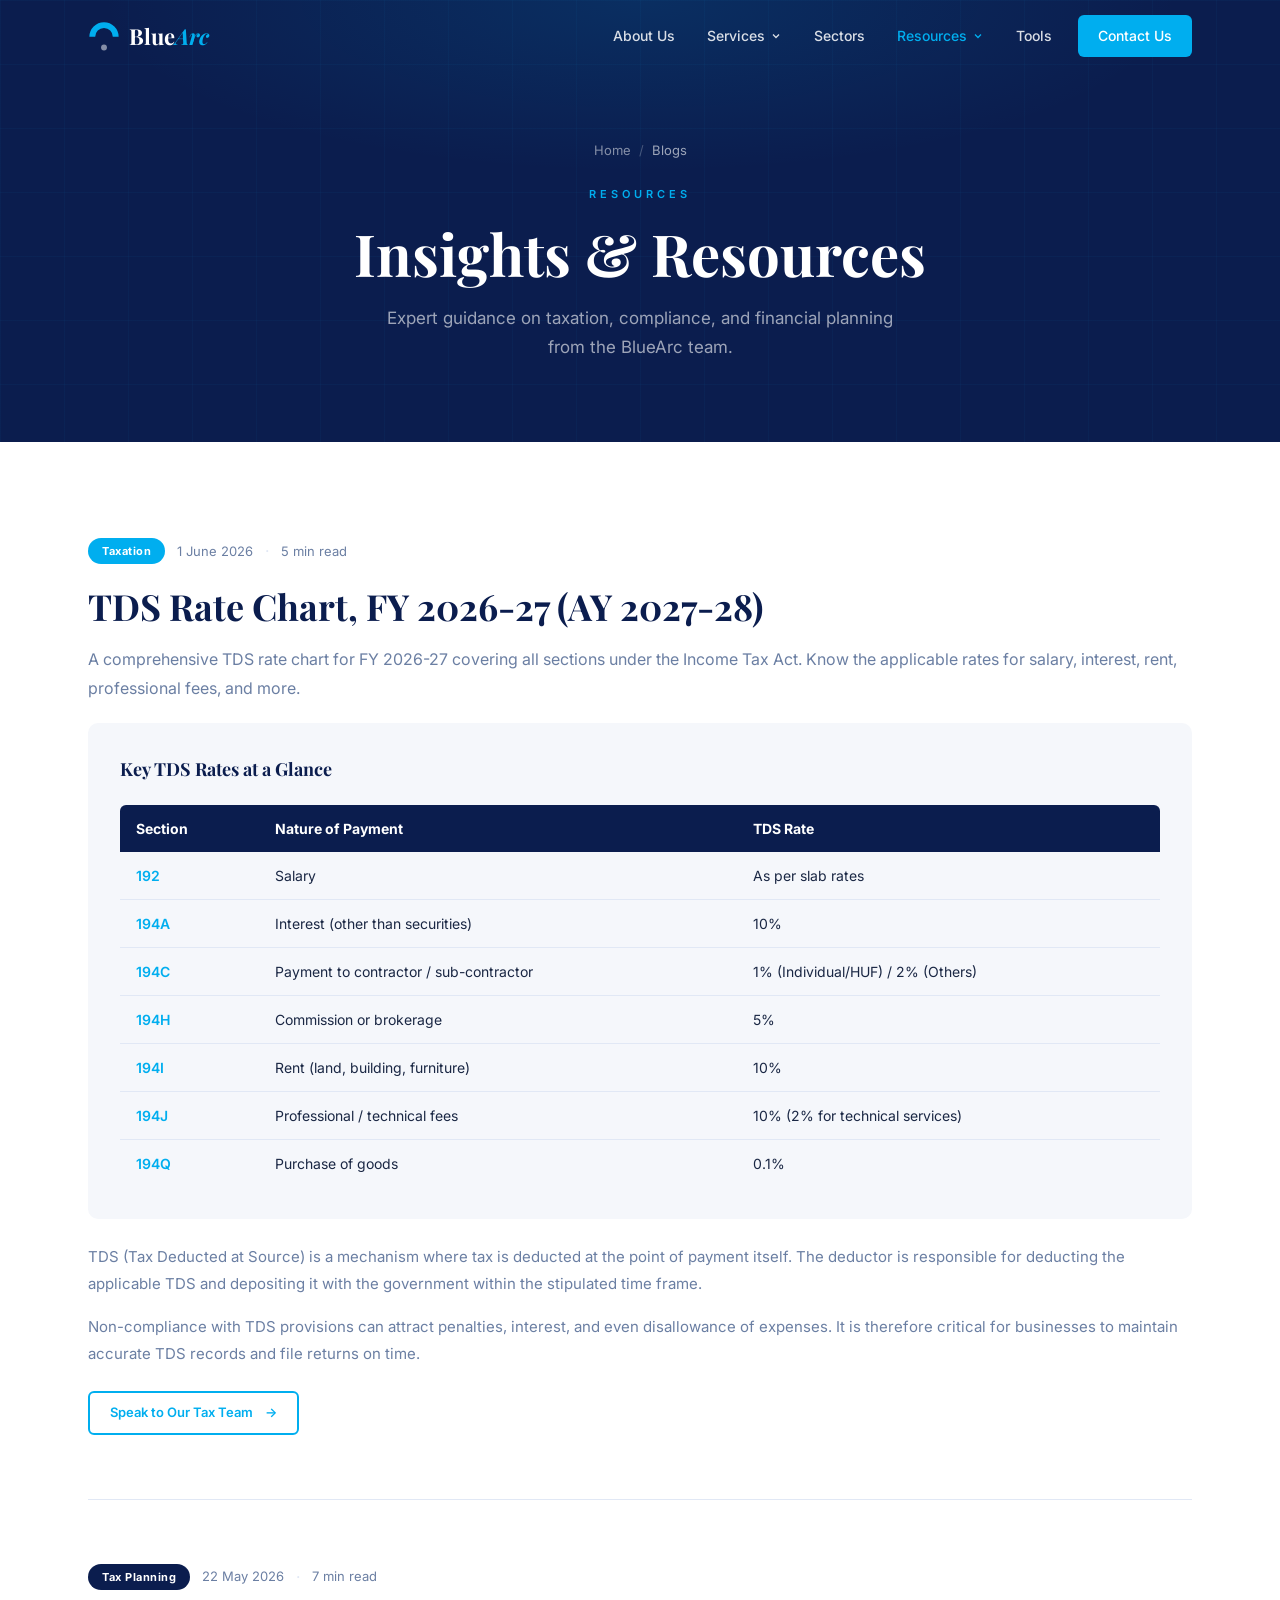
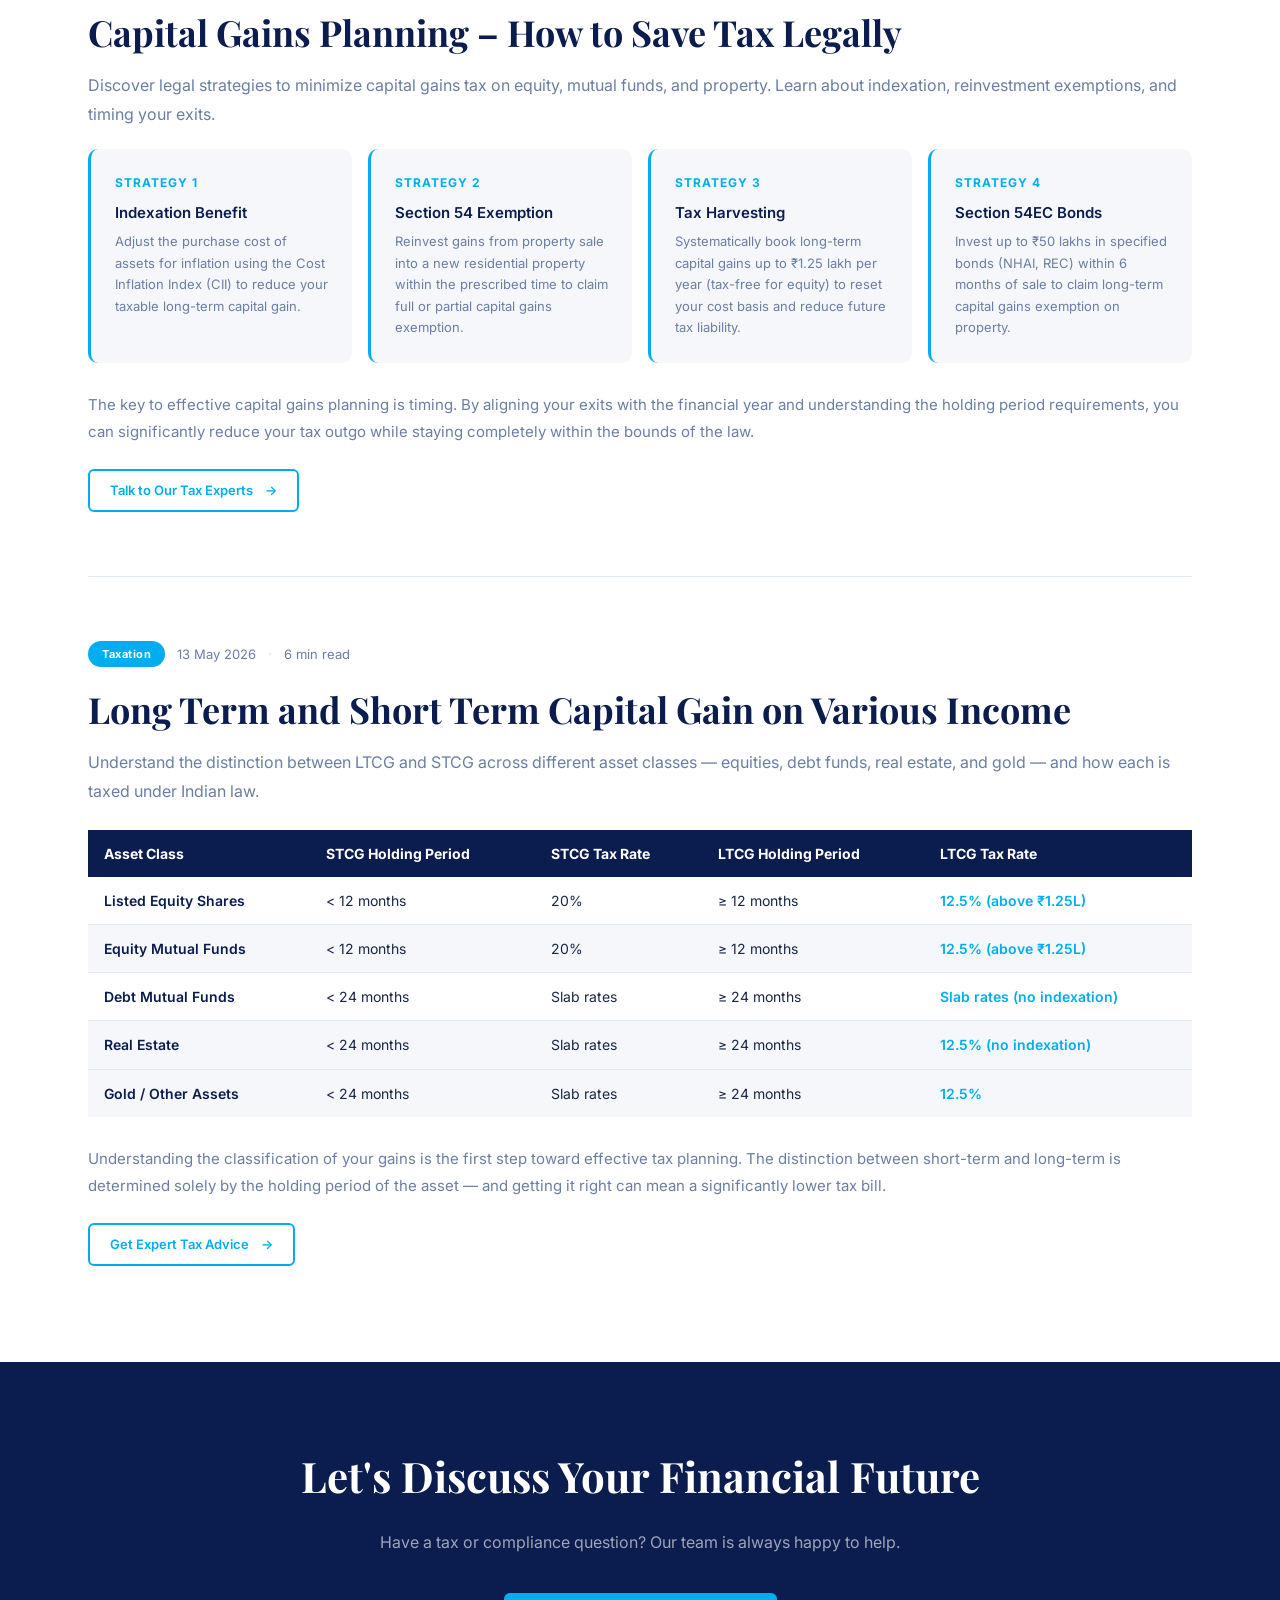
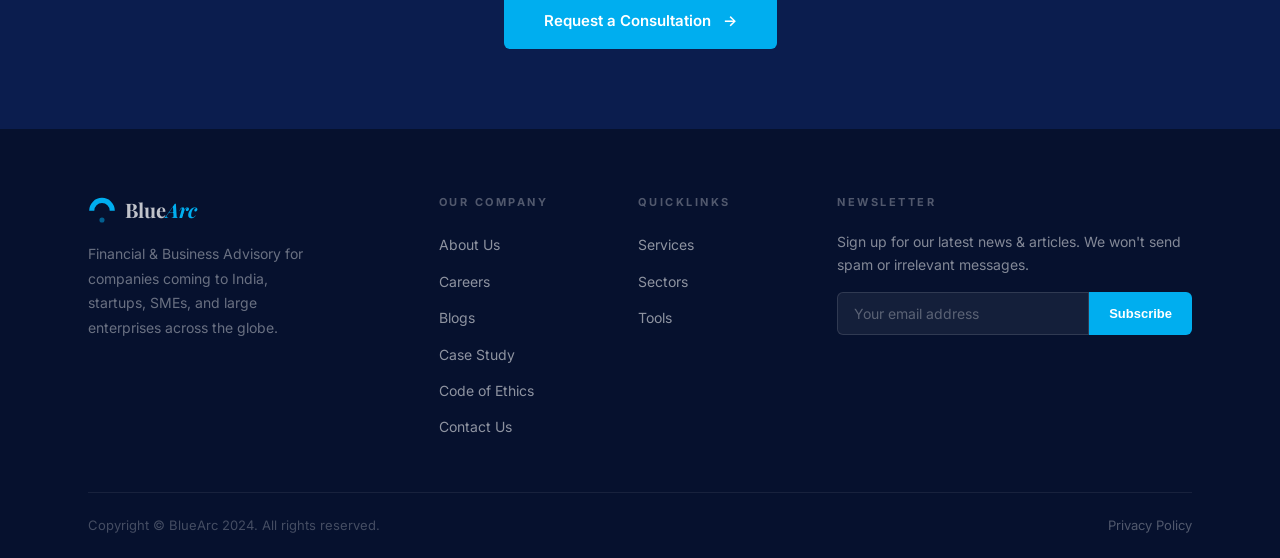
<file: blogs.html>
<!DOCTYPE html>
<html lang="en">
<head>
  <meta charset="UTF-8" />
  <meta name="viewport" content="width=device-width, initial-scale=1.0" />
  <title>Blogs | BlueArc</title>
  <meta name="description" content="Insights, updates, and expert guidance on taxation, compliance, and financial planning from the BlueArc team." />
  <link rel="preconnect" href="https://fonts.googleapis.com" />
  <link rel="preconnect" href="https://fonts.gstatic.com" crossorigin />
  <link href="https://fonts.googleapis.com/css2?family=Playfair+Display:ital,wght@0,400;0,600;0,700;1,400;1,600&family=Inter:wght@300;400;500;600;700&display=swap" rel="stylesheet" />
  <link rel="stylesheet" href="styles.css" />
</head>
<body>

<!-- ═══ NAV ═══ -->
<nav class="nav" id="nav">
  <div class="nav-inner">
    <a href="index.html" class="nav-logo">
      <svg xmlns="http://www.w3.org/2000/svg" viewBox="0 0 120 118" width="32" height="32">
        <path d="M 5,62 A 55,55 0 0,1 115,62 L 93,62 A 33,33 0 0,0 27,62 Z" fill="#00AEEF"/>
        <circle class="logo-dot-el" cx="60" cy="102" r="11" fill="rgba(255,255,255,0.5)"/>
      </svg>
      <span class="logo-text">Blue<em class="logo-arc">Arc</em></span>
    </a>
    <button class="nav-toggle" id="navToggle" aria-label="Toggle menu">
      <span></span><span></span><span></span>
    </button>
    <ul class="nav-menu" id="navMenu">
      <li class="nav-item"><a href="about.html" class="nav-link">About Us</a></li>
      <li class="nav-item has-dropdown">
        <a href="services.html" class="nav-link">Services
          <svg width="12" height="12" viewBox="0 0 24 24" fill="none" stroke="currentColor" stroke-width="2.5"><polyline points="6 9 12 15 18 9"/></svg>
        </a>
        <div class="nav-dropdown">
          <a href="services.html">All Services</a>
          <div class="nav-dropdown-divider"></div>
          <a href="services.html#business-setup">Business Setup in India</a>
          <a href="services.html#offshore-accounting">Offshore Accounting</a>
          <a href="services.html#direct-taxation">Direct Taxation</a>
          <a href="services.html#indirect-taxation">Indirect Taxation</a>
          <a href="services.html#audit-assurance">Audit &amp; Assurance</a>
          <a href="services.html#virtual-cfo">Virtual CFO</a>
        </div>
      </li>
      <li class="nav-item"><a href="sectors.html" class="nav-link">Sectors</a></li>
      <li class="nav-item has-dropdown">
        <a href="blogs.html" class="nav-link" aria-current="page">Resources
          <svg width="12" height="12" viewBox="0 0 24 24" fill="none" stroke="currentColor" stroke-width="2.5"><polyline points="6 9 12 15 18 9"/></svg>
        </a>
        <div class="nav-dropdown">
          <a href="blogs.html">Blogs</a>
          <a href="case-study.html">Case Study</a>
        </div>
      </li>
      <li class="nav-item"><a href="tools.html" class="nav-link">Tools</a></li>
      <li class="nav-item"><a href="contact.html" class="nav-link nav-cta">Contact Us</a></li>
    </ul>
  </div>
</nav>

<!-- ═══ PAGE HERO ═══ -->
<section class="page-hero">
  <div class="page-hero-glow"></div>
  <div class="container" style="position:relative;z-index:1">
    <div class="breadcrumb">
      <a href="index.html">Home</a>
      <span>/</span>
      <span style="color:rgba(255,255,255,0.6)">Blogs</span>
    </div>
    <span class="page-hero-label">Resources</span>
    <h1>Insights &amp; Resources</h1>
    <p>Expert guidance on taxation, compliance, and financial planning from the BlueArc team.</p>
  </div>
</section>

<!-- ═══ BLOG LISTING ═══ -->
<section class="section" style="background:#fff">
  <div class="container">

    <!-- Post 1 -->
    <article id="tds-rate-chart" style="border-bottom:1px solid var(--border); padding-bottom:64px; margin-bottom:64px;">
      <div style="display:flex; gap:12px; align-items:center; margin-bottom:20px; flex-wrap:wrap;">
        <span style="padding:4px 14px; background:var(--cyan); color:#fff; border-radius:20px; font-size:11px; font-weight:700; letter-spacing:0.5px;">Taxation</span>
        <span style="font-size:13px; color:var(--muted);">1 June 2026</span>
        <span style="color:var(--border)">·</span>
        <span style="font-size:13px; color:var(--muted);">5 min read</span>
      </div>
      <h2 style="font-family:'Playfair Display',serif; font-size:clamp(24px,3vw,36px); color:var(--navy); margin-bottom:16px; line-height:1.25;">TDS Rate Chart, FY 2026-27 (AY 2027-28)</h2>
      <p style="font-size:16px; color:var(--muted); line-height:1.8; margin-bottom:20px;">A comprehensive TDS rate chart for FY 2026-27 covering all sections under the Income Tax Act. Know the applicable rates for salary, interest, rent, professional fees, and more.</p>

      <div style="background:var(--light); border-radius:10px; padding:32px; margin-bottom:24px;">
        <h4 style="font-family:'Playfair Display',serif; font-size:18px; color:var(--navy); margin-bottom:20px;">Key TDS Rates at a Glance</h4>
        <div style="overflow-x:auto;">
          <table style="width:100%; border-collapse:collapse; font-size:14px;">
            <thead>
              <tr style="background:var(--navy); color:#fff;">
                <th style="padding:12px 16px; text-align:left; border-radius:6px 0 0 0;">Section</th>
                <th style="padding:12px 16px; text-align:left;">Nature of Payment</th>
                <th style="padding:12px 16px; text-align:left; border-radius:0 6px 0 0;">TDS Rate</th>
              </tr>
            </thead>
            <tbody>
              <tr style="border-bottom:1px solid var(--border);">
                <td style="padding:12px 16px; color:var(--cyan); font-weight:600;">192</td>
                <td style="padding:12px 16px; color:var(--text);">Salary</td>
                <td style="padding:12px 16px; color:var(--text);">As per slab rates</td>
              </tr>
              <tr style="border-bottom:1px solid var(--border); background:var(--light);">
                <td style="padding:12px 16px; color:var(--cyan); font-weight:600;">194A</td>
                <td style="padding:12px 16px; color:var(--text);">Interest (other than securities)</td>
                <td style="padding:12px 16px; color:var(--text);">10%</td>
              </tr>
              <tr style="border-bottom:1px solid var(--border);">
                <td style="padding:12px 16px; color:var(--cyan); font-weight:600;">194C</td>
                <td style="padding:12px 16px; color:var(--text);">Payment to contractor / sub-contractor</td>
                <td style="padding:12px 16px; color:var(--text);">1% (Individual/HUF) / 2% (Others)</td>
              </tr>
              <tr style="border-bottom:1px solid var(--border); background:var(--light);">
                <td style="padding:12px 16px; color:var(--cyan); font-weight:600;">194H</td>
                <td style="padding:12px 16px; color:var(--text);">Commission or brokerage</td>
                <td style="padding:12px 16px; color:var(--text);">5%</td>
              </tr>
              <tr style="border-bottom:1px solid var(--border);">
                <td style="padding:12px 16px; color:var(--cyan); font-weight:600;">194I</td>
                <td style="padding:12px 16px; color:var(--text);">Rent (land, building, furniture)</td>
                <td style="padding:12px 16px; color:var(--text);">10%</td>
              </tr>
              <tr style="border-bottom:1px solid var(--border); background:var(--light);">
                <td style="padding:12px 16px; color:var(--cyan); font-weight:600;">194J</td>
                <td style="padding:12px 16px; color:var(--text);">Professional / technical fees</td>
                <td style="padding:12px 16px; color:var(--text);">10% (2% for technical services)</td>
              </tr>
              <tr style="background:var(--light);">
                <td style="padding:12px 16px; color:var(--cyan); font-weight:600;">194Q</td>
                <td style="padding:12px 16px; color:var(--text);">Purchase of goods</td>
                <td style="padding:12px 16px; color:var(--text);">0.1%</td>
              </tr>
            </tbody>
          </table>
        </div>
      </div>

      <p style="font-size:15px; color:var(--muted); line-height:1.8; margin-bottom:16px;">TDS (Tax Deducted at Source) is a mechanism where tax is deducted at the point of payment itself. The deductor is responsible for deducting the applicable TDS and depositing it with the government within the stipulated time frame.</p>
      <p style="font-size:15px; color:var(--muted); line-height:1.8; margin-bottom:24px;">Non-compliance with TDS provisions can attract penalties, interest, and even disallowance of expenses. It is therefore critical for businesses to maintain accurate TDS records and file returns on time.</p>
      <a href="contact.html" class="btn btn-outline btn-sm btn-arrow">Speak to Our Tax Team</a>
    </article>

    <!-- Post 2 -->
    <article id="capital-gains" style="border-bottom:1px solid var(--border); padding-bottom:64px; margin-bottom:64px;">
      <div style="display:flex; gap:12px; align-items:center; margin-bottom:20px; flex-wrap:wrap;">
        <span style="padding:4px 14px; background:var(--navy); color:#fff; border-radius:20px; font-size:11px; font-weight:700; letter-spacing:0.5px;">Tax Planning</span>
        <span style="font-size:13px; color:var(--muted);">22 May 2026</span>
        <span style="color:var(--border)">·</span>
        <span style="font-size:13px; color:var(--muted);">7 min read</span>
      </div>
      <h2 style="font-family:'Playfair Display',serif; font-size:clamp(24px,3vw,36px); color:var(--navy); margin-bottom:16px; line-height:1.25;">Capital Gains Planning – How to Save Tax Legally</h2>
      <p style="font-size:16px; color:var(--muted); line-height:1.8; margin-bottom:20px;">Discover legal strategies to minimize capital gains tax on equity, mutual funds, and property. Learn about indexation, reinvestment exemptions, and timing your exits.</p>

      <div style="display:grid; grid-template-columns:repeat(auto-fill,minmax(220px,1fr)); gap:16px; margin-bottom:28px;">
        <div style="background:var(--light); border-radius:10px; padding:24px; border-left:3px solid var(--cyan);">
          <div style="font-size:12px; font-weight:700; letter-spacing:1px; text-transform:uppercase; color:var(--cyan); margin-bottom:8px;">Strategy 1</div>
          <div style="font-size:15px; font-weight:600; color:var(--navy); margin-bottom:6px;">Indexation Benefit</div>
          <div style="font-size:13px; color:var(--muted);">Adjust the purchase cost of assets for inflation using the Cost Inflation Index (CII) to reduce your taxable long-term capital gain.</div>
        </div>
        <div style="background:var(--light); border-radius:10px; padding:24px; border-left:3px solid var(--cyan);">
          <div style="font-size:12px; font-weight:700; letter-spacing:1px; text-transform:uppercase; color:var(--cyan); margin-bottom:8px;">Strategy 2</div>
          <div style="font-size:15px; font-weight:600; color:var(--navy); margin-bottom:6px;">Section 54 Exemption</div>
          <div style="font-size:13px; color:var(--muted);">Reinvest gains from property sale into a new residential property within the prescribed time to claim full or partial capital gains exemption.</div>
        </div>
        <div style="background:var(--light); border-radius:10px; padding:24px; border-left:3px solid var(--cyan);">
          <div style="font-size:12px; font-weight:700; letter-spacing:1px; text-transform:uppercase; color:var(--cyan); margin-bottom:8px;">Strategy 3</div>
          <div style="font-size:15px; font-weight:600; color:var(--navy); margin-bottom:6px;">Tax Harvesting</div>
          <div style="font-size:13px; color:var(--muted);">Systematically book long-term capital gains up to ₹1.25 lakh per year (tax-free for equity) to reset your cost basis and reduce future tax liability.</div>
        </div>
        <div style="background:var(--light); border-radius:10px; padding:24px; border-left:3px solid var(--cyan);">
          <div style="font-size:12px; font-weight:700; letter-spacing:1px; text-transform:uppercase; color:var(--cyan); margin-bottom:8px;">Strategy 4</div>
          <div style="font-size:15px; font-weight:600; color:var(--navy); margin-bottom:6px;">Section 54EC Bonds</div>
          <div style="font-size:13px; color:var(--muted);">Invest up to ₹50 lakhs in specified bonds (NHAI, REC) within 6 months of sale to claim long-term capital gains exemption on property.</div>
        </div>
      </div>

      <p style="font-size:15px; color:var(--muted); line-height:1.8; margin-bottom:24px;">The key to effective capital gains planning is timing. By aligning your exits with the financial year and understanding the holding period requirements, you can significantly reduce your tax outgo while staying completely within the bounds of the law.</p>
      <a href="contact.html" class="btn btn-outline btn-sm btn-arrow">Talk to Our Tax Experts</a>
    </article>

    <!-- Post 3 -->
    <article id="ltcg-stcg">
      <div style="display:flex; gap:12px; align-items:center; margin-bottom:20px; flex-wrap:wrap;">
        <span style="padding:4px 14px; background:var(--cyan); color:#fff; border-radius:20px; font-size:11px; font-weight:700; letter-spacing:0.5px;">Taxation</span>
        <span style="font-size:13px; color:var(--muted);">13 May 2026</span>
        <span style="color:var(--border)">·</span>
        <span style="font-size:13px; color:var(--muted);">6 min read</span>
      </div>
      <h2 style="font-family:'Playfair Display',serif; font-size:clamp(24px,3vw,36px); color:var(--navy); margin-bottom:16px; line-height:1.25;">Long Term and Short Term Capital Gain on Various Income</h2>
      <p style="font-size:16px; color:var(--muted); line-height:1.8; margin-bottom:24px;">Understand the distinction between LTCG and STCG across different asset classes — equities, debt funds, real estate, and gold — and how each is taxed under Indian law.</p>

      <div style="overflow-x:auto; margin-bottom:28px;">
        <table style="width:100%; border-collapse:collapse; font-size:14px;">
          <thead>
            <tr style="background:var(--navy); color:#fff;">
              <th style="padding:12px 16px; text-align:left;">Asset Class</th>
              <th style="padding:12px 16px; text-align:left;">STCG Holding Period</th>
              <th style="padding:12px 16px; text-align:left;">STCG Tax Rate</th>
              <th style="padding:12px 16px; text-align:left;">LTCG Holding Period</th>
              <th style="padding:12px 16px; text-align:left;">LTCG Tax Rate</th>
            </tr>
          </thead>
          <tbody>
            <tr style="border-bottom:1px solid var(--border);">
              <td style="padding:12px 16px; font-weight:600; color:var(--navy);">Listed Equity Shares</td>
              <td style="padding:12px 16px; color:var(--text);">&lt; 12 months</td>
              <td style="padding:12px 16px; color:var(--text);">20%</td>
              <td style="padding:12px 16px; color:var(--text);">≥ 12 months</td>
              <td style="padding:12px 16px; color:var(--cyan); font-weight:600;">12.5% (above ₹1.25L)</td>
            </tr>
            <tr style="border-bottom:1px solid var(--border); background:var(--light);">
              <td style="padding:12px 16px; font-weight:600; color:var(--navy);">Equity Mutual Funds</td>
              <td style="padding:12px 16px; color:var(--text);">&lt; 12 months</td>
              <td style="padding:12px 16px; color:var(--text);">20%</td>
              <td style="padding:12px 16px; color:var(--text);">≥ 12 months</td>
              <td style="padding:12px 16px; color:var(--cyan); font-weight:600;">12.5% (above ₹1.25L)</td>
            </tr>
            <tr style="border-bottom:1px solid var(--border);">
              <td style="padding:12px 16px; font-weight:600; color:var(--navy);">Debt Mutual Funds</td>
              <td style="padding:12px 16px; color:var(--text);">&lt; 24 months</td>
              <td style="padding:12px 16px; color:var(--text);">Slab rates</td>
              <td style="padding:12px 16px; color:var(--text);">≥ 24 months</td>
              <td style="padding:12px 16px; color:var(--cyan); font-weight:600;">Slab rates (no indexation)</td>
            </tr>
            <tr style="border-bottom:1px solid var(--border); background:var(--light);">
              <td style="padding:12px 16px; font-weight:600; color:var(--navy);">Real Estate</td>
              <td style="padding:12px 16px; color:var(--text);">&lt; 24 months</td>
              <td style="padding:12px 16px; color:var(--text);">Slab rates</td>
              <td style="padding:12px 16px; color:var(--text);">≥ 24 months</td>
              <td style="padding:12px 16px; color:var(--cyan); font-weight:600;">12.5% (no indexation)</td>
            </tr>
            <tr style="background:var(--light);">
              <td style="padding:12px 16px; font-weight:600; color:var(--navy);">Gold / Other Assets</td>
              <td style="padding:12px 16px; color:var(--text);">&lt; 24 months</td>
              <td style="padding:12px 16px; color:var(--text);">Slab rates</td>
              <td style="padding:12px 16px; color:var(--text);">≥ 24 months</td>
              <td style="padding:12px 16px; color:var(--cyan); font-weight:600;">12.5%</td>
            </tr>
          </tbody>
        </table>
      </div>

      <p style="font-size:15px; color:var(--muted); line-height:1.8; margin-bottom:24px;">Understanding the classification of your gains is the first step toward effective tax planning. The distinction between short-term and long-term is determined solely by the holding period of the asset — and getting it right can mean a significantly lower tax bill.</p>
      <a href="contact.html" class="btn btn-outline btn-sm btn-arrow">Get Expert Tax Advice</a>
    </article>

  </div>
</section>

<!-- ═══ CTA ═══ -->
<section class="cta-banner">
  <div class="container">
    <h2>Let's Discuss Your Financial Future</h2>
    <p>Have a tax or compliance question? Our team is always happy to help.</p>
    <a href="contact.html" class="btn btn-primary btn-lg btn-arrow">Request a Consultation</a>
  </div>
</section>

<!-- ═══ FOOTER ═══ -->
<footer class="footer">
  <div class="container">
    <div class="footer-top">
      <div class="footer-brand">
        <div class="footer-logo">
          <svg xmlns="http://www.w3.org/2000/svg" viewBox="0 0 120 118" width="28" height="28">
            <path d="M 5,62 A 55,55 0 0,1 115,62 L 93,62 A 33,33 0 0,0 27,62 Z" fill="#00AEEF"/>
            <circle cx="60" cy="102" r="11" fill="rgba(0,174,239,0.5)"/>
          </svg>
          <span class="footer-logo-text">Blue<em>Arc</em></span>
        </div>
        <p>Financial &amp; Business Advisory for companies coming to India, startups, SMEs, and large enterprises across the globe.</p>
      </div>
      <div class="footer-col">
        <h5>Our Company</h5>
        <ul>
          <li><a href="about.html">About Us</a></li>
          <li><a href="#">Careers</a></li>
          <li><a href="blogs.html">Blogs</a></li>
          <li><a href="case-study.html">Case Study</a></li>
          <li><a href="#">Code of Ethics</a></li>
          <li><a href="contact.html">Contact Us</a></li>
        </ul>
      </div>
      <div class="footer-col">
        <h5>Quicklinks</h5>
        <ul>
          <li><a href="services.html">Services</a></li>
          <li><a href="sectors.html">Sectors</a></li>
          <li><a href="tools.html">Tools</a></li>
        </ul>
      </div>
      <div class="footer-col footer-newsletter">
        <h5>Newsletter</h5>
        <p>Sign up for our latest news &amp; articles. We won't send spam or irrelevant messages.</p>
        <div class="newsletter-form">
          <input type="email" class="newsletter-input" placeholder="Your email address" />
          <button class="newsletter-btn">Subscribe</button>
        </div>
      </div>
    </div>
    <div class="footer-bottom">
      <p>Copyright © BlueArc 2024. All rights reserved.</p>
      <div class="footer-bottom-links"><a href="#">Privacy Policy</a></div>
    </div>
  </div>
</footer>

<script src="script.js"></script>
</body>
</html>
</file>
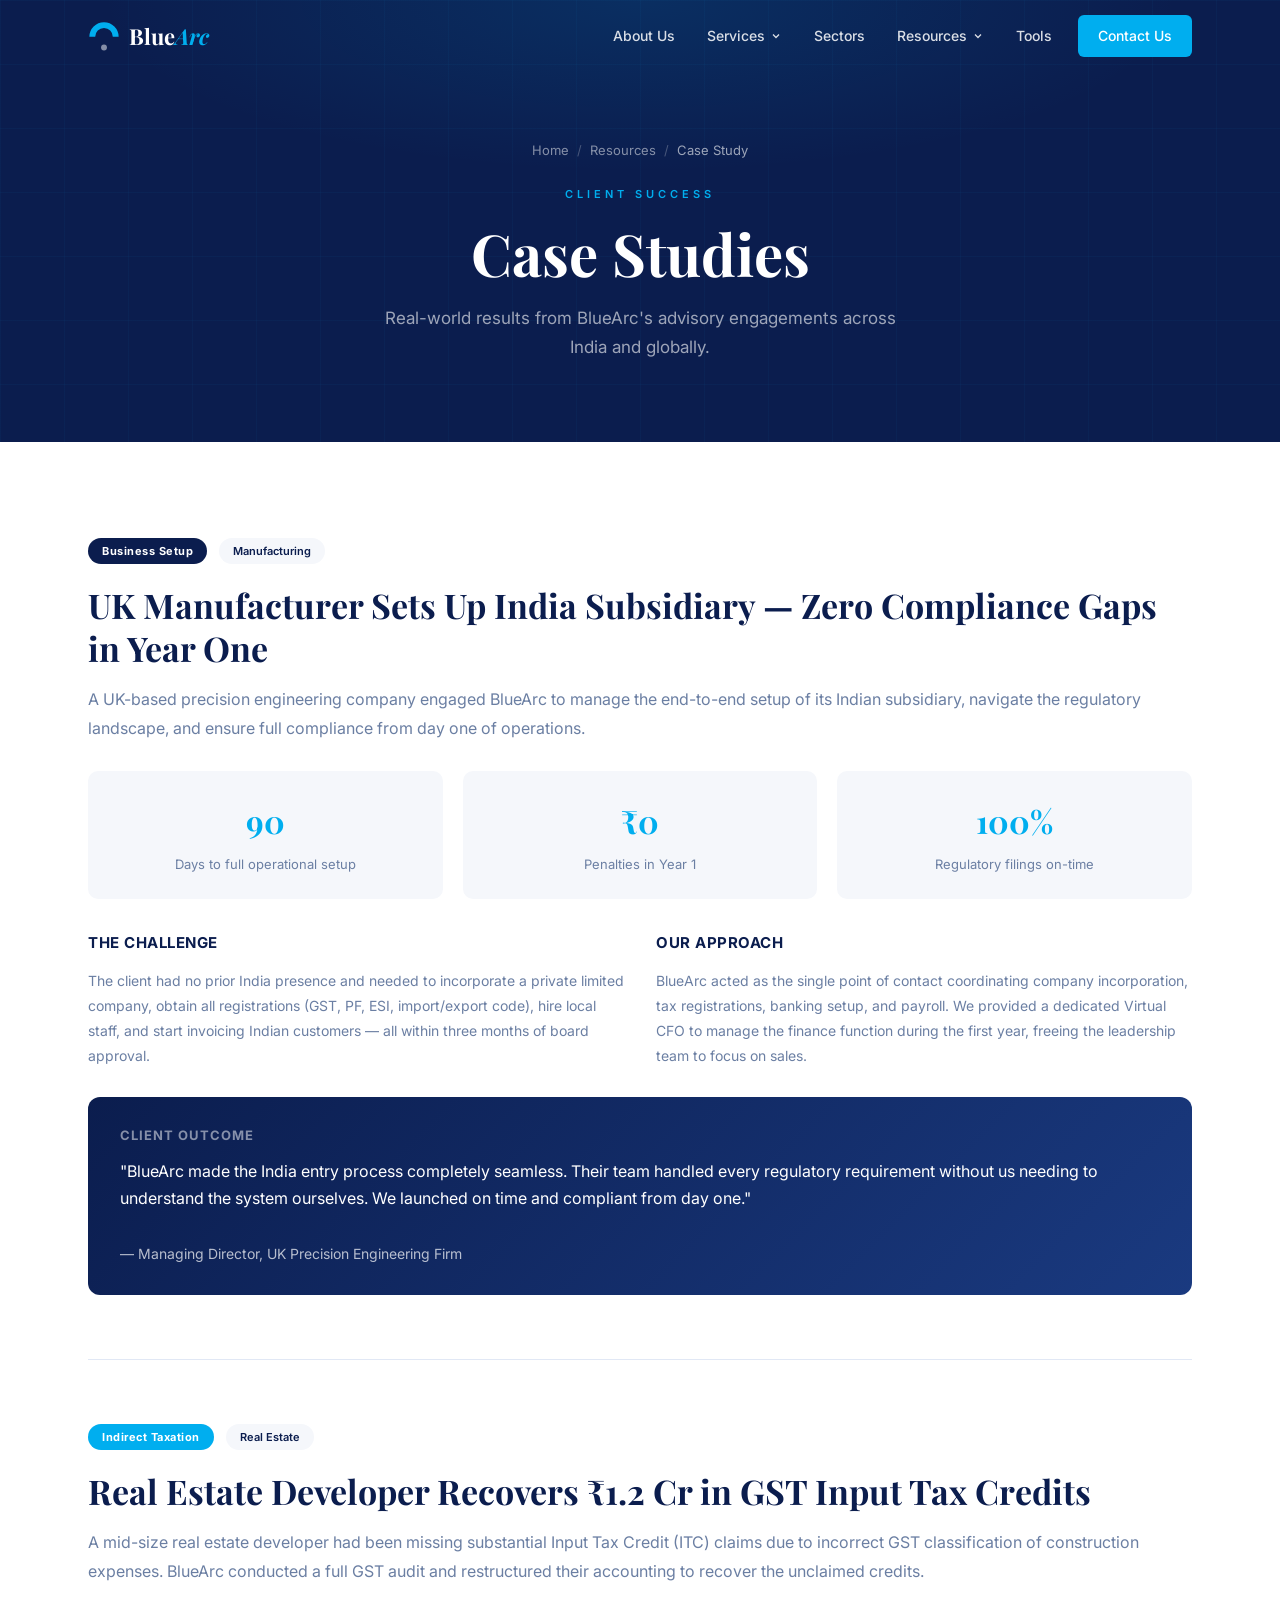
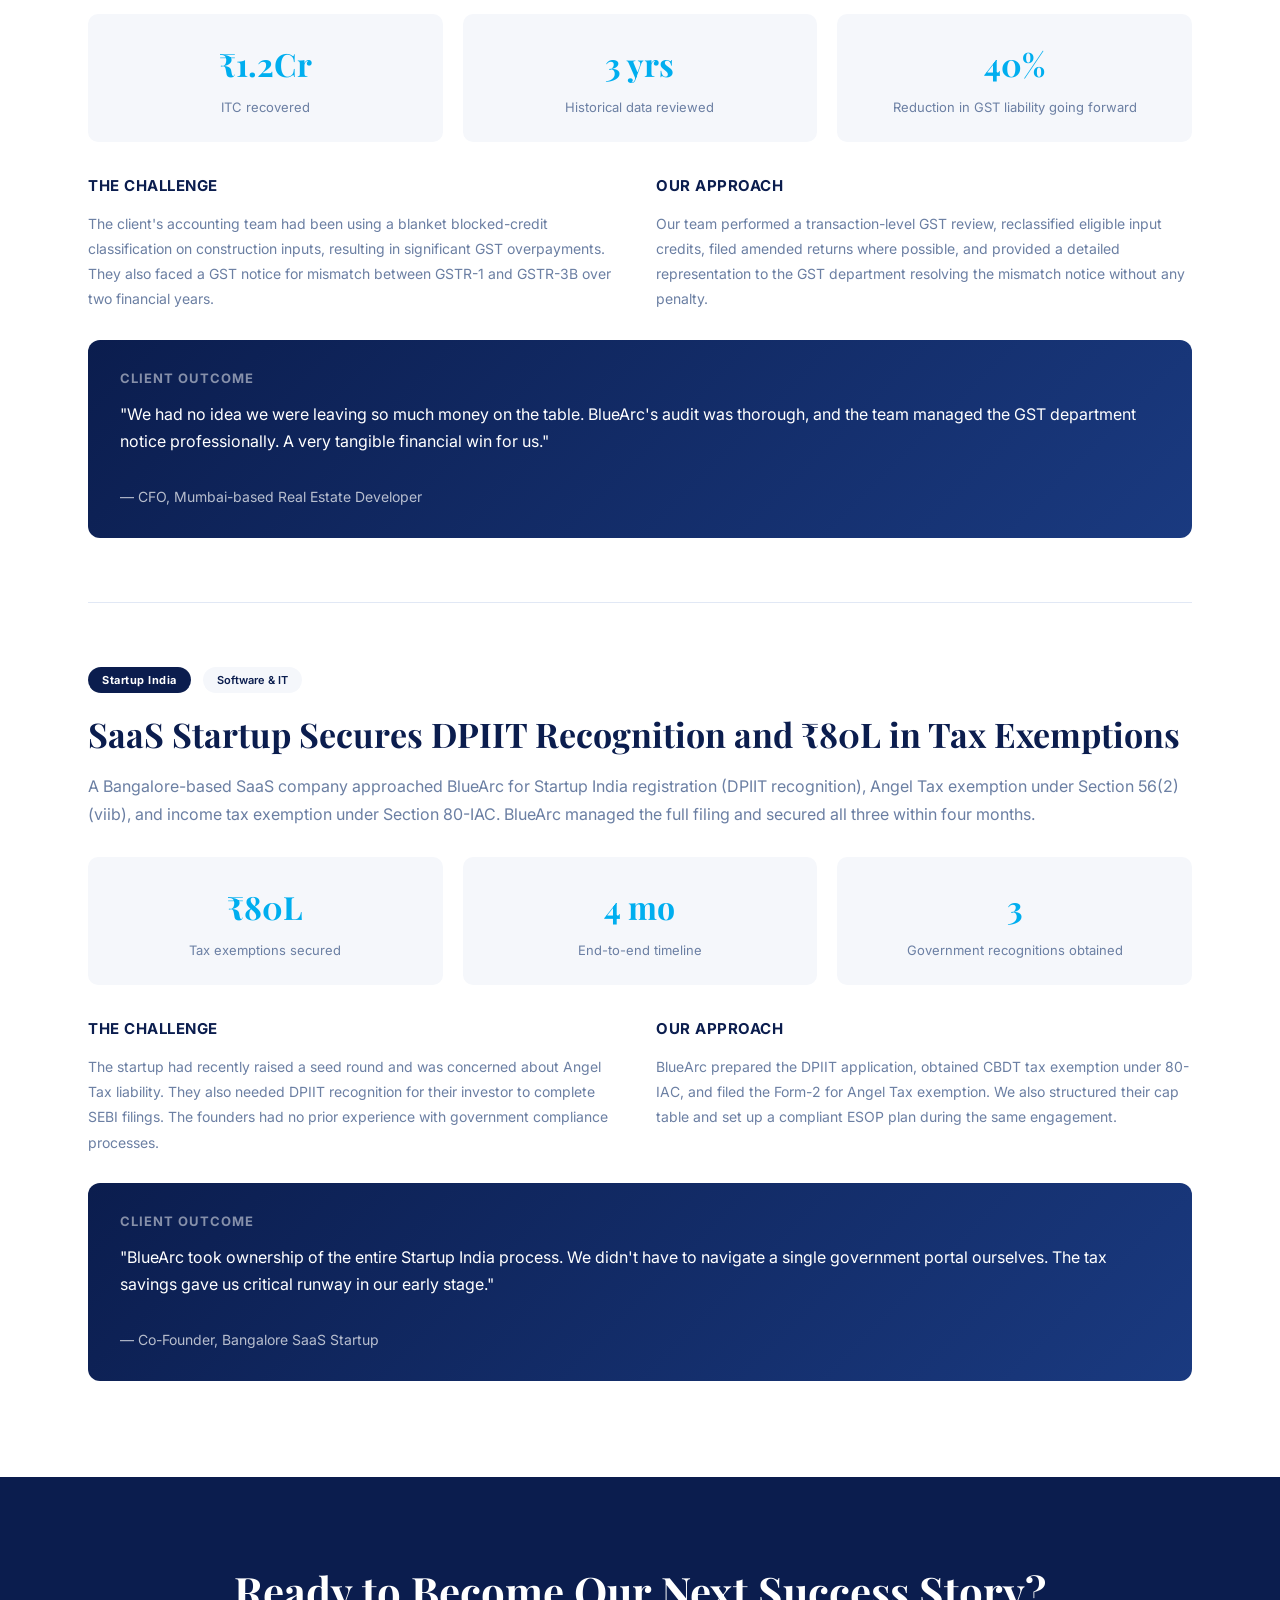
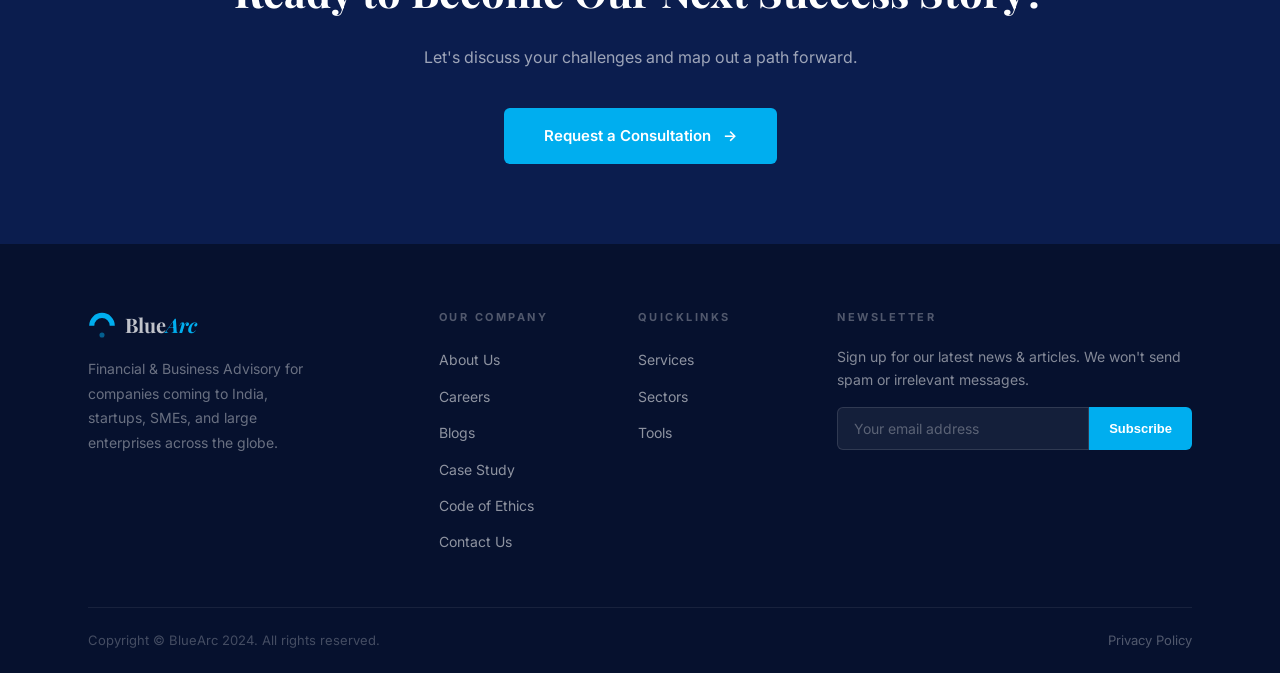
<file: case-study.html>
<!DOCTYPE html>
<html lang="en">
<head>
  <meta charset="UTF-8" />
  <meta name="viewport" content="width=device-width, initial-scale=1.0" />
  <title>Case Studies | BlueArc</title>
  <meta name="description" content="Real-world results from BlueArc's advisory engagements across taxation, compliance, business setup, and financial transformation." />
  <link rel="preconnect" href="https://fonts.googleapis.com" />
  <link rel="preconnect" href="https://fonts.gstatic.com" crossorigin />
  <link href="https://fonts.googleapis.com/css2?family=Playfair+Display:ital,wght@0,400;0,600;0,700;1,400;1,600&family=Inter:wght@300;400;500;600;700&display=swap" rel="stylesheet" />
  <link rel="stylesheet" href="styles.css" />
</head>
<body>

<!-- ═══ NAV ═══ -->
<nav class="nav" id="nav">
  <div class="nav-inner">
    <a href="index.html" class="nav-logo">
      <svg xmlns="http://www.w3.org/2000/svg" viewBox="0 0 120 118" width="32" height="32">
        <path d="M 5,62 A 55,55 0 0,1 115,62 L 93,62 A 33,33 0 0,0 27,62 Z" fill="#00AEEF"/>
        <circle class="logo-dot-el" cx="60" cy="102" r="11" fill="rgba(255,255,255,0.5)"/>
      </svg>
      <span class="logo-text">Blue<em class="logo-arc">Arc</em></span>
    </a>
    <button class="nav-toggle" id="navToggle" aria-label="Toggle menu">
      <span></span><span></span><span></span>
    </button>
    <ul class="nav-menu" id="navMenu">
      <li class="nav-item"><a href="about.html" class="nav-link">About Us</a></li>
      <li class="nav-item has-dropdown">
        <a href="services.html" class="nav-link">Services
          <svg width="12" height="12" viewBox="0 0 24 24" fill="none" stroke="currentColor" stroke-width="2.5"><polyline points="6 9 12 15 18 9"/></svg>
        </a>
        <div class="nav-dropdown">
          <a href="services.html">All Services</a>
          <div class="nav-dropdown-divider"></div>
          <a href="services.html#business-setup">Business Setup in India</a>
          <a href="services.html#offshore-accounting">Offshore Accounting</a>
          <a href="services.html#direct-taxation">Direct Taxation</a>
          <a href="services.html#indirect-taxation">Indirect Taxation</a>
          <a href="services.html#audit-assurance">Audit &amp; Assurance</a>
          <a href="services.html#virtual-cfo">Virtual CFO</a>
        </div>
      </li>
      <li class="nav-item"><a href="sectors.html" class="nav-link">Sectors</a></li>
      <li class="nav-item has-dropdown">
        <a href="blogs.html" class="nav-link" aria-current="page">Resources
          <svg width="12" height="12" viewBox="0 0 24 24" fill="none" stroke="currentColor" stroke-width="2.5"><polyline points="6 9 12 15 18 9"/></svg>
        </a>
        <div class="nav-dropdown">
          <a href="blogs.html">Blogs</a>
          <a href="case-study.html">Case Study</a>
        </div>
      </li>
      <li class="nav-item"><a href="tools.html" class="nav-link">Tools</a></li>
      <li class="nav-item"><a href="contact.html" class="nav-link nav-cta">Contact Us</a></li>
    </ul>
  </div>
</nav>

<!-- ═══ PAGE HERO ═══ -->
<section class="page-hero">
  <div class="page-hero-glow"></div>
  <div class="container" style="position:relative;z-index:1">
    <div class="breadcrumb">
      <a href="index.html">Home</a>
      <span>/</span>
      <a href="blogs.html">Resources</a>
      <span>/</span>
      <span style="color:rgba(255,255,255,0.6)">Case Study</span>
    </div>
    <span class="page-hero-label">Client Success</span>
    <h1>Case Studies</h1>
    <p>Real-world results from BlueArc's advisory engagements across India and globally.</p>
  </div>
</section>

<!-- ═══ CASE STUDIES ═══ -->
<section class="section" style="background:#fff">
  <div class="container">

    <!-- Case Study 1 -->
    <article id="cs-uk-subsidiary" style="border-bottom:1px solid var(--border); padding-bottom:64px; margin-bottom:64px;">
      <div style="display:flex; gap:12px; align-items:center; margin-bottom:20px; flex-wrap:wrap;">
        <span style="padding:4px 14px; background:var(--navy); color:#fff; border-radius:20px; font-size:11px; font-weight:700; letter-spacing:0.5px;">Business Setup</span>
        <span style="padding:4px 14px; background:var(--light); color:var(--navy); border-radius:20px; font-size:11px; font-weight:600;">Manufacturing</span>
      </div>
      <h2 style="font-family:'Playfair Display',serif; font-size:clamp(22px,3vw,34px); color:var(--navy); margin-bottom:16px; line-height:1.25;">UK Manufacturer Sets Up India Subsidiary — Zero Compliance Gaps in Year One</h2>
      <p style="font-size:16px; color:var(--muted); line-height:1.8; margin-bottom:28px;">A UK-based precision engineering company engaged BlueArc to manage the end-to-end setup of its Indian subsidiary, navigate the regulatory landscape, and ensure full compliance from day one of operations.</p>

      <div style="display:grid; grid-template-columns:repeat(3,1fr); gap:20px; margin-bottom:32px;">
        <div style="background:var(--light); border-radius:10px; padding:24px; text-align:center;">
          <div style="font-size:32px; font-weight:700; color:var(--cyan); font-family:'Playfair Display',serif;">90</div>
          <div style="font-size:13px; color:var(--muted); margin-top:6px;">Days to full operational setup</div>
        </div>
        <div style="background:var(--light); border-radius:10px; padding:24px; text-align:center;">
          <div style="font-size:32px; font-weight:700; color:var(--cyan); font-family:'Playfair Display',serif;">₹0</div>
          <div style="font-size:13px; color:var(--muted); margin-top:6px;">Penalties in Year 1</div>
        </div>
        <div style="background:var(--light); border-radius:10px; padding:24px; text-align:center;">
          <div style="font-size:32px; font-weight:700; color:var(--cyan); font-family:'Playfair Display',serif;">100%</div>
          <div style="font-size:13px; color:var(--muted); margin-top:6px;">Regulatory filings on-time</div>
        </div>
      </div>

      <div style="display:grid; grid-template-columns:1fr 1fr; gap:32px; margin-bottom:28px;">
        <div>
          <h4 style="font-size:15px; font-weight:700; color:var(--navy); margin-bottom:12px; text-transform:uppercase; letter-spacing:0.5px;">The Challenge</h4>
          <p style="font-size:14px; color:var(--muted); line-height:1.8;">The client had no prior India presence and needed to incorporate a private limited company, obtain all registrations (GST, PF, ESI, import/export code), hire local staff, and start invoicing Indian customers — all within three months of board approval.</p>
        </div>
        <div>
          <h4 style="font-size:15px; font-weight:700; color:var(--navy); margin-bottom:12px; text-transform:uppercase; letter-spacing:0.5px;">Our Approach</h4>
          <p style="font-size:14px; color:var(--muted); line-height:1.8;">BlueArc acted as the single point of contact coordinating company incorporation, tax registrations, banking setup, and payroll. We provided a dedicated Virtual CFO to manage the finance function during the first year, freeing the leadership team to focus on sales.</p>
        </div>
      </div>

      <div style="background:linear-gradient(135deg,var(--navy),#1a3a80); border-radius:12px; padding:28px 32px; color:#fff;">
        <div style="font-size:13px; font-weight:700; letter-spacing:1px; text-transform:uppercase; color:rgba(255,255,255,0.5); margin-bottom:12px;">Client Outcome</div>
        <p style="font-size:16px; line-height:1.7; margin:0;">"BlueArc made the India entry process completely seamless. Their team handled every regulatory requirement without us needing to understand the system ourselves. We launched on time and compliant from day one."<br><br>
        <span style="font-size:14px; color:rgba(255,255,255,0.7);">— Managing Director, UK Precision Engineering Firm</span></p>
      </div>
    </article>

    <!-- Case Study 2 -->
    <article id="cs-gst-restructure" style="border-bottom:1px solid var(--border); padding-bottom:64px; margin-bottom:64px;">
      <div style="display:flex; gap:12px; align-items:center; margin-bottom:20px; flex-wrap:wrap;">
        <span style="padding:4px 14px; background:var(--cyan); color:#fff; border-radius:20px; font-size:11px; font-weight:700; letter-spacing:0.5px;">Indirect Taxation</span>
        <span style="padding:4px 14px; background:var(--light); color:var(--navy); border-radius:20px; font-size:11px; font-weight:600;">Real Estate</span>
      </div>
      <h2 style="font-family:'Playfair Display',serif; font-size:clamp(22px,3vw,34px); color:var(--navy); margin-bottom:16px; line-height:1.25;">Real Estate Developer Recovers ₹1.2 Cr in GST Input Tax Credits</h2>
      <p style="font-size:16px; color:var(--muted); line-height:1.8; margin-bottom:28px;">A mid-size real estate developer had been missing substantial Input Tax Credit (ITC) claims due to incorrect GST classification of construction expenses. BlueArc conducted a full GST audit and restructured their accounting to recover the unclaimed credits.</p>

      <div style="display:grid; grid-template-columns:repeat(3,1fr); gap:20px; margin-bottom:32px;">
        <div style="background:var(--light); border-radius:10px; padding:24px; text-align:center;">
          <div style="font-size:32px; font-weight:700; color:var(--cyan); font-family:'Playfair Display',serif;">₹1.2Cr</div>
          <div style="font-size:13px; color:var(--muted); margin-top:6px;">ITC recovered</div>
        </div>
        <div style="background:var(--light); border-radius:10px; padding:24px; text-align:center;">
          <div style="font-size:32px; font-weight:700; color:var(--cyan); font-family:'Playfair Display',serif;">3 yrs</div>
          <div style="font-size:13px; color:var(--muted); margin-top:6px;">Historical data reviewed</div>
        </div>
        <div style="background:var(--light); border-radius:10px; padding:24px; text-align:center;">
          <div style="font-size:32px; font-weight:700; color:var(--cyan); font-family:'Playfair Display',serif;">40%</div>
          <div style="font-size:13px; color:var(--muted); margin-top:6px;">Reduction in GST liability going forward</div>
        </div>
      </div>

      <div style="display:grid; grid-template-columns:1fr 1fr; gap:32px; margin-bottom:28px;">
        <div>
          <h4 style="font-size:15px; font-weight:700; color:var(--navy); margin-bottom:12px; text-transform:uppercase; letter-spacing:0.5px;">The Challenge</h4>
          <p style="font-size:14px; color:var(--muted); line-height:1.8;">The client's accounting team had been using a blanket blocked-credit classification on construction inputs, resulting in significant GST overpayments. They also faced a GST notice for mismatch between GSTR-1 and GSTR-3B over two financial years.</p>
        </div>
        <div>
          <h4 style="font-size:15px; font-weight:700; color:var(--navy); margin-bottom:12px; text-transform:uppercase; letter-spacing:0.5px;">Our Approach</h4>
          <p style="font-size:14px; color:var(--muted); line-height:1.8;">Our team performed a transaction-level GST review, reclassified eligible input credits, filed amended returns where possible, and provided a detailed representation to the GST department resolving the mismatch notice without any penalty.</p>
        </div>
      </div>

      <div style="background:linear-gradient(135deg,var(--navy),#1a3a80); border-radius:12px; padding:28px 32px; color:#fff;">
        <div style="font-size:13px; font-weight:700; letter-spacing:1px; text-transform:uppercase; color:rgba(255,255,255,0.5); margin-bottom:12px;">Client Outcome</div>
        <p style="font-size:16px; line-height:1.7; margin:0;">"We had no idea we were leaving so much money on the table. BlueArc's audit was thorough, and the team managed the GST department notice professionally. A very tangible financial win for us."<br><br>
        <span style="font-size:14px; color:rgba(255,255,255,0.7);">— CFO, Mumbai-based Real Estate Developer</span></p>
      </div>
    </article>

    <!-- Case Study 3 -->
    <article id="cs-startup-india">
      <div style="display:flex; gap:12px; align-items:center; margin-bottom:20px; flex-wrap:wrap;">
        <span style="padding:4px 14px; background:var(--navy); color:#fff; border-radius:20px; font-size:11px; font-weight:700; letter-spacing:0.5px;">Startup India</span>
        <span style="padding:4px 14px; background:var(--light); color:var(--navy); border-radius:20px; font-size:11px; font-weight:600;">Software &amp; IT</span>
      </div>
      <h2 style="font-family:'Playfair Display',serif; font-size:clamp(22px,3vw,34px); color:var(--navy); margin-bottom:16px; line-height:1.25;">SaaS Startup Secures DPIIT Recognition and ₹80L in Tax Exemptions</h2>
      <p style="font-size:16px; color:var(--muted); line-height:1.8; margin-bottom:28px;">A Bangalore-based SaaS company approached BlueArc for Startup India registration (DPIIT recognition), Angel Tax exemption under Section 56(2)(viib), and income tax exemption under Section 80-IAC. BlueArc managed the full filing and secured all three within four months.</p>

      <div style="display:grid; grid-template-columns:repeat(3,1fr); gap:20px; margin-bottom:32px;">
        <div style="background:var(--light); border-radius:10px; padding:24px; text-align:center;">
          <div style="font-size:32px; font-weight:700; color:var(--cyan); font-family:'Playfair Display',serif;">₹80L</div>
          <div style="font-size:13px; color:var(--muted); margin-top:6px;">Tax exemptions secured</div>
        </div>
        <div style="background:var(--light); border-radius:10px; padding:24px; text-align:center;">
          <div style="font-size:32px; font-weight:700; color:var(--cyan); font-family:'Playfair Display',serif;">4 mo</div>
          <div style="font-size:13px; color:var(--muted); margin-top:6px;">End-to-end timeline</div>
        </div>
        <div style="background:var(--light); border-radius:10px; padding:24px; text-align:center;">
          <div style="font-size:32px; font-weight:700; color:var(--cyan); font-family:'Playfair Display',serif;">3</div>
          <div style="font-size:13px; color:var(--muted); margin-top:6px;">Government recognitions obtained</div>
        </div>
      </div>

      <div style="display:grid; grid-template-columns:1fr 1fr; gap:32px; margin-bottom:28px;">
        <div>
          <h4 style="font-size:15px; font-weight:700; color:var(--navy); margin-bottom:12px; text-transform:uppercase; letter-spacing:0.5px;">The Challenge</h4>
          <p style="font-size:14px; color:var(--muted); line-height:1.8;">The startup had recently raised a seed round and was concerned about Angel Tax liability. They also needed DPIIT recognition for their investor to complete SEBI filings. The founders had no prior experience with government compliance processes.</p>
        </div>
        <div>
          <h4 style="font-size:15px; font-weight:700; color:var(--navy); margin-bottom:12px; text-transform:uppercase; letter-spacing:0.5px;">Our Approach</h4>
          <p style="font-size:14px; color:var(--muted); line-height:1.8;">BlueArc prepared the DPIIT application, obtained CBDT tax exemption under 80-IAC, and filed the Form-2 for Angel Tax exemption. We also structured their cap table and set up a compliant ESOP plan during the same engagement.</p>
        </div>
      </div>

      <div style="background:linear-gradient(135deg,var(--navy),#1a3a80); border-radius:12px; padding:28px 32px; color:#fff;">
        <div style="font-size:13px; font-weight:700; letter-spacing:1px; text-transform:uppercase; color:rgba(255,255,255,0.5); margin-bottom:12px;">Client Outcome</div>
        <p style="font-size:16px; line-height:1.7; margin:0;">"BlueArc took ownership of the entire Startup India process. We didn't have to navigate a single government portal ourselves. The tax savings gave us critical runway in our early stage."<br><br>
        <span style="font-size:14px; color:rgba(255,255,255,0.7);">— Co-Founder, Bangalore SaaS Startup</span></p>
      </div>
    </article>

  </div>
</section>

<!-- ═══ CTA ═══ -->
<section class="cta-banner">
  <div class="container">
    <h2>Ready to Become Our Next Success Story?</h2>
    <p>Let's discuss your challenges and map out a path forward.</p>
    <a href="contact.html" class="btn btn-primary btn-lg btn-arrow">Request a Consultation</a>
  </div>
</section>

<!-- ═══ FOOTER ═══ -->
<footer class="footer">
  <div class="container">
    <div class="footer-top">
      <div class="footer-brand">
        <div class="footer-logo">
          <svg xmlns="http://www.w3.org/2000/svg" viewBox="0 0 120 118" width="28" height="28">
            <path d="M 5,62 A 55,55 0 0,1 115,62 L 93,62 A 33,33 0 0,0 27,62 Z" fill="#00AEEF"/>
            <circle cx="60" cy="102" r="11" fill="rgba(0,174,239,0.5)"/>
          </svg>
          <span class="footer-logo-text">Blue<em>Arc</em></span>
        </div>
        <p>Financial &amp; Business Advisory for companies coming to India, startups, SMEs, and large enterprises across the globe.</p>
      </div>
      <div class="footer-col">
        <h5>Our Company</h5>
        <ul>
          <li><a href="about.html">About Us</a></li>
          <li><a href="#">Careers</a></li>
          <li><a href="blogs.html">Blogs</a></li>
          <li><a href="case-study.html">Case Study</a></li>
          <li><a href="#">Code of Ethics</a></li>
          <li><a href="contact.html">Contact Us</a></li>
        </ul>
      </div>
      <div class="footer-col">
        <h5>Quicklinks</h5>
        <ul>
          <li><a href="services.html">Services</a></li>
          <li><a href="sectors.html">Sectors</a></li>
          <li><a href="tools.html">Tools</a></li>
        </ul>
      </div>
      <div class="footer-col footer-newsletter">
        <h5>Newsletter</h5>
        <p>Sign up for our latest news &amp; articles. We won't send spam or irrelevant messages.</p>
        <div class="newsletter-form">
          <input type="email" class="newsletter-input" placeholder="Your email address" />
          <button class="newsletter-btn">Subscribe</button>
        </div>
      </div>
    </div>
    <div class="footer-bottom">
      <p>Copyright © BlueArc 2024. All rights reserved.</p>
      <div class="footer-bottom-links"><a href="#">Privacy Policy</a></div>
    </div>
  </div>
</footer>

<script src="script.js"></script>
</body>
</html>
</file>
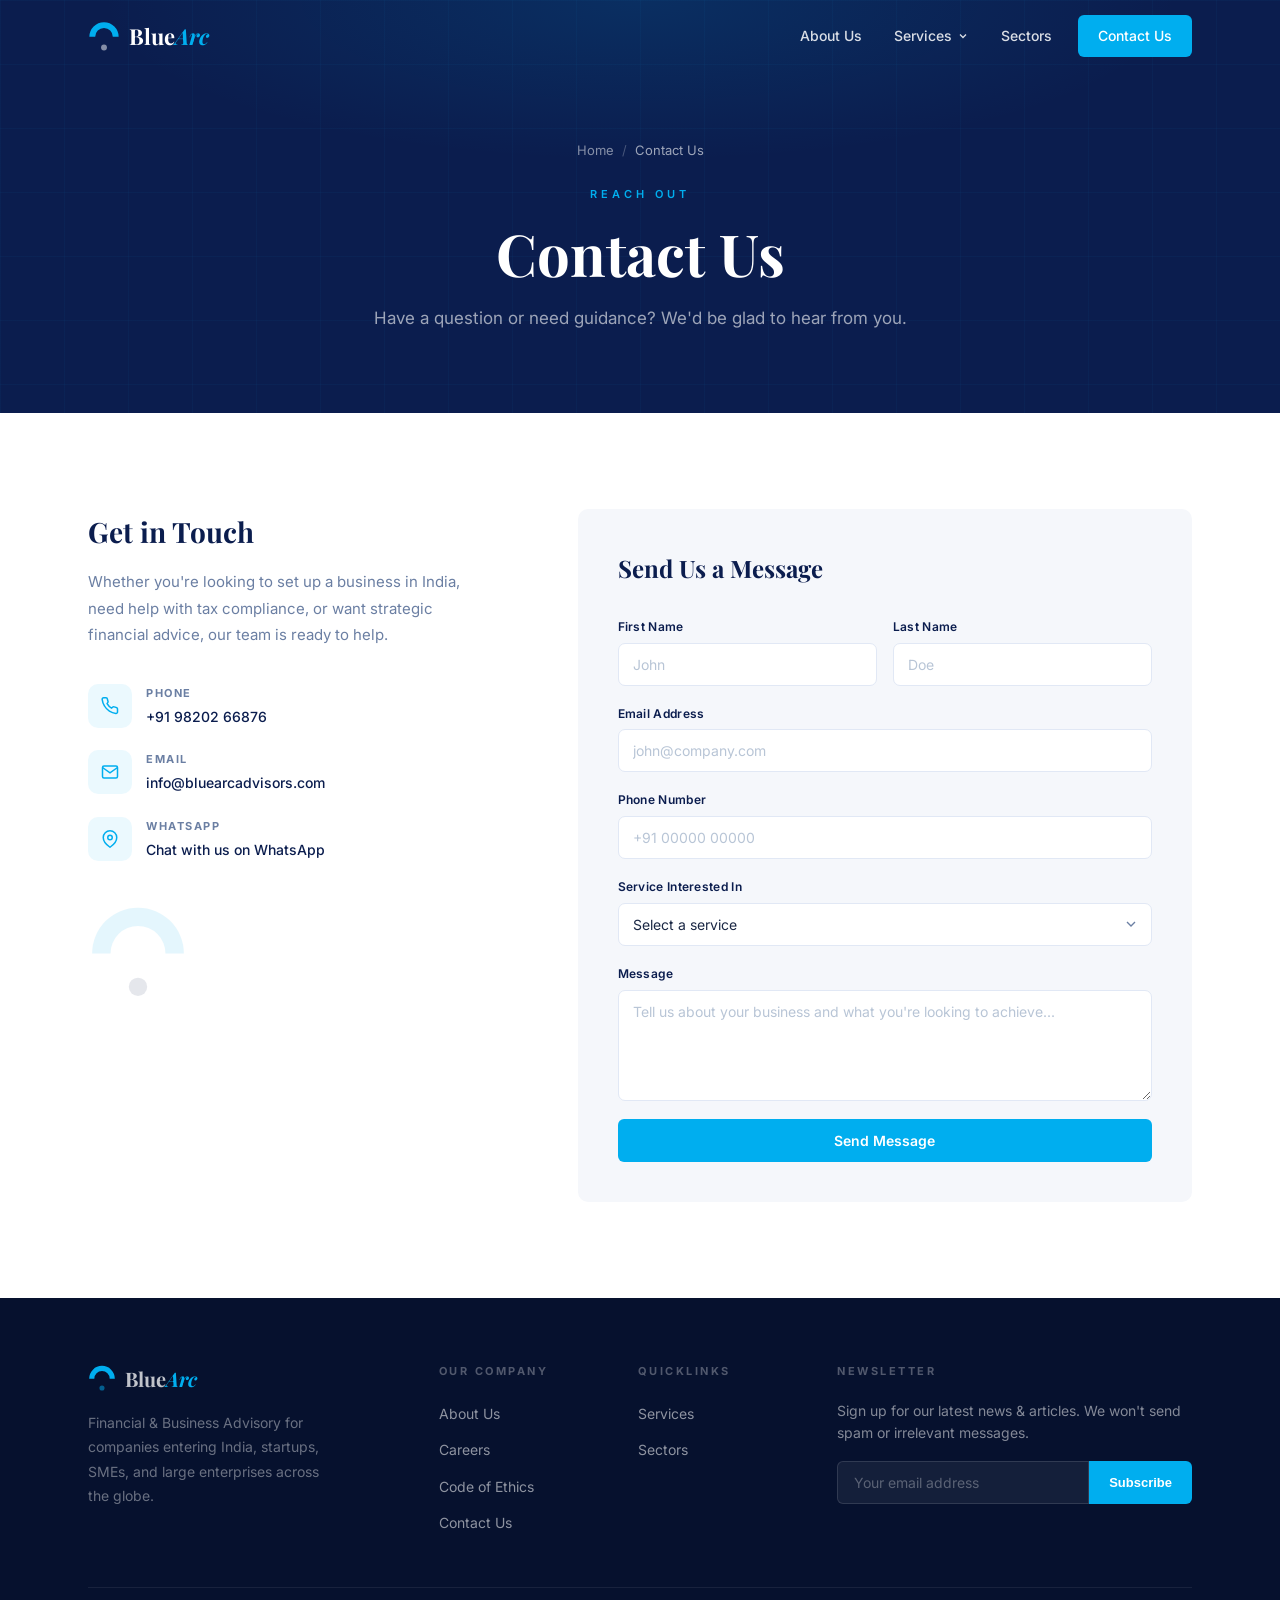
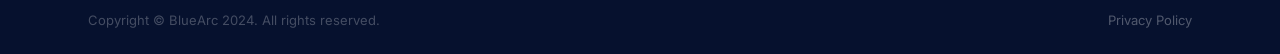
<file: contact.html>
<!DOCTYPE html>
<html lang="en">
<head>
  <meta charset="UTF-8" />
  <meta name="viewport" content="width=device-width, initial-scale=1.0" />
  <title>Contact Us | BlueArc</title>
  <meta name="description" content="Have a question or need guidance? We'd be glad to hear from you." />
  <link rel="preconnect" href="https://fonts.googleapis.com" />
  <link rel="preconnect" href="https://fonts.gstatic.com" crossorigin />
  <link href="https://fonts.googleapis.com/css2?family=Playfair+Display:ital,wght@0,400;0,600;0,700;1,400;1,600&family=Inter:wght@300;400;500;600;700&display=swap" rel="stylesheet" />
  <link rel="stylesheet" href="styles.css" />
</head>
<body>

<!-- ═══ NAV ═══ -->
<nav class="nav" id="nav">
  <div class="nav-inner">
    <a href="index.html" class="nav-logo">
      <svg xmlns="http://www.w3.org/2000/svg" viewBox="0 0 120 118" width="32" height="32">
        <path d="M 5,62 A 55,55 0 0,1 115,62 L 93,62 A 33,33 0 0,0 27,62 Z" fill="#00AEEF"/>
        <circle class="logo-dot-el" cx="60" cy="102" r="11" fill="rgba(255,255,255,0.5)"/>
      </svg>
      <span class="logo-text">Blue<em class="logo-arc">Arc</em></span>
    </a>
    <button class="nav-toggle" id="navToggle" aria-label="Toggle menu">
      <span></span><span></span><span></span>
    </button>
    <ul class="nav-menu" id="navMenu">
      <li class="nav-item"><a href="about.html" class="nav-link">About Us</a></li>
      <li class="nav-item has-dropdown">
        <a href="services.html" class="nav-link">Services
          <svg width="12" height="12" viewBox="0 0 24 24" fill="none" stroke="currentColor" stroke-width="2.5"><polyline points="6 9 12 15 18 9"/></svg>
        </a>
        <div class="nav-dropdown">
          <a href="services.html">All Services</a>
          <div class="nav-dropdown-divider"></div>
          <a href="services.html#business-setup">Business Setup in India</a>
          <a href="services.html#virtual-cfo">Virtual CFO</a>
          <a href="services.html#offshore-accounting">Offshore Accounting</a>
          <a href="services.html#direct-taxation">Direct Taxation</a>
          <a href="services.html#indirect-taxation">Indirect Taxation</a>
          <a href="services.html#workflow-automation">Workflow Automation</a>
        </div>
      </li>
      <li class="nav-item"><a href="sectors.html" class="nav-link">Sectors</a></li>

      <li class="nav-item"><a href="contact.html" class="nav-link nav-cta" aria-current="page">Contact Us</a></li>
    </ul>
  </div>
</nav>

<!-- ═══ PAGE HERO ═══ -->
<section class="page-hero">
  <div class="page-hero-glow"></div>
  <div class="container" style="position:relative;z-index:1">
    <div class="breadcrumb">
      <a href="index.html">Home</a>
      <span>/</span>
      <span style="color:rgba(255,255,255,0.6)">Contact Us</span>
    </div>
    <span class="page-hero-label">Reach Out</span>
    <h1>Contact Us</h1>
    <p>Have a question or need guidance? We'd be glad to hear from you.</p>
  </div>
</section>

<!-- ═══ CONTACT ═══ -->
<section class="contact-section section">
  <div class="container">
    <div class="contact-grid">

      <div class="contact-info reveal">
        <h3>Get in Touch</h3>
        <p>Whether you're looking to set up a business in India, need help with tax compliance, or want strategic financial advice, our team is ready to help.</p>
        <div class="contact-items">

          <div class="contact-item">
            <div class="contact-icon-wrap">
              <svg width="18" height="18" viewBox="0 0 24 24" fill="none" stroke="currentColor" stroke-width="2">
                <path d="M22 16.92v3a2 2 0 0 1-2.18 2 19.79 19.79 0 0 1-8.63-3.07A19.5 19.5 0 0 1 4.69 12 19.79 19.79 0 0 1 1.61 3.42 2 2 0 0 1 3.58 1h3a2 2 0 0 1 2 1.72 12.84 12.84 0 0 0 .7 2.81 2 2 0 0 1-.45 2.11L8.09 8.91a16 16 0 0 0 6 6l1.27-1.27a2 2 0 0 1 2.11-.45 12.84 12.84 0 0 0 2.81.7A2 2 0 0 1 22 15.92z"/>
              </svg>
            </div>
            <div>
              <div class="contact-lbl">Phone</div>
              <div class="contact-val"><a href="tel:+919820266876">+91 98202 66876</a></div>
            </div>
          </div>

          <div class="contact-item">
            <div class="contact-icon-wrap">
              <svg width="18" height="18" viewBox="0 0 24 24" fill="none" stroke="currentColor" stroke-width="2">
                <path d="M4 4h16c1.1 0 2 .9 2 2v12c0 1.1-.9 2-2 2H4c-1.1 0-2-.9-2-2V6c0-1.1.9-2 2-2z"/><polyline points="22,6 12,13 2,6"/>
              </svg>
            </div>
            <div>
              <div class="contact-lbl">Email</div>
              <div class="contact-val"><a href="mailto:info@bluearcadvisors.com">info@bluearcadvisors.com</a></div>
            </div>
          </div>

          <div class="contact-item">
            <div class="contact-icon-wrap">
              <svg width="18" height="18" viewBox="0 0 24 24" fill="none" stroke="currentColor" stroke-width="2">
                <path d="M21 10c0 7-9 13-9 13s-9-6-9-13a9 9 0 0 1 18 0z"/><circle cx="12" cy="10" r="3"/>
              </svg>
            </div>
            <div>
              <div class="contact-lbl">WhatsApp</div>
              <div class="contact-val">
                <a href="https://wa.me/919820266876?text=Hi%20BlueArc%2C%20I'd%20like%20to%20know%20more%20about%20your%20services." target="_blank" rel="noopener">Chat with us on WhatsApp</a>
              </div>
            </div>
          </div>

        </div>

        <!-- Decorative logo mark -->
        <div style="margin-top:40px; opacity:0.1">
          <svg xmlns="http://www.w3.org/2000/svg" viewBox="0 0 120 118" width="100" height="100">
            <path d="M 5,62 A 55,55 0 0,1 115,62 L 93,62 A 33,33 0 0,0 27,62 Z" fill="#00AEEF"/>
            <circle cx="60" cy="102" r="11" fill="#0B1D4E"/>
          </svg>
        </div>
      </div>

      <div class="contact-form-wrap reveal reveal-d1">
        <h3>Send Us a Message</h3>
        <form class="form" id="contactForm">
          <div class="form-row">
            <div class="form-group">
              <label for="fname">First Name</label>
              <input type="text" id="fname" name="fname" placeholder="John" required />
            </div>
            <div class="form-group">
              <label for="lname">Last Name</label>
              <input type="text" id="lname" name="lname" placeholder="Doe" required />
            </div>
          </div>
          <div class="form-group">
            <label for="email">Email Address</label>
            <input type="email" id="email" name="email" placeholder="john@company.com" required />
          </div>
          <div class="form-group">
            <label for="phone">Phone Number</label>
            <input type="tel" id="phone" name="phone" placeholder="+91 00000 00000" />
          </div>
          <div class="form-group">
            <label for="service">Service Interested In</label>
            <select id="service" name="service">
              <option value="">Select a service</option>
              <option value="business-setup">Business Setup in India</option>
              <option value="offshore-accounting">Offshore Accounting</option>
              <option value="direct-taxation">Direct Taxation</option>
              <option value="indirect-taxation">Indirect Taxation / GST</option>
              <option value="audit-assurance">Audit &amp; Assurance</option>
              <option value="transfer-pricing">Transfer Pricing</option>
              <option value="virtual-cfo">Virtual CFO</option>
              <option value="other">Other</option>
            </select>
          </div>
          <div class="form-group">
            <label for="message">Message</label>
            <textarea id="message" name="message" rows="5" placeholder="Tell us about your business and what you're looking to achieve..."></textarea>
          </div>
          <button type="submit" class="btn btn-primary btn-full" id="submitBtn">Send Message</button>
        </form>
      </div>

    </div>
  </div>
</section>

<!-- ═══ FOOTER ═══ -->
<footer class="footer">
  <div class="container">
    <div class="footer-top">
      <div class="footer-brand">
        <div class="footer-logo">
          <svg xmlns="http://www.w3.org/2000/svg" viewBox="0 0 120 118" width="28" height="28">
            <path d="M 5,62 A 55,55 0 0,1 115,62 L 93,62 A 33,33 0 0,0 27,62 Z" fill="#00AEEF"/>
            <circle cx="60" cy="102" r="11" fill="rgba(0,174,239,0.5)"/>
          </svg>
          <span class="footer-logo-text">Blue<em>Arc</em></span>
        </div>
        <p>Financial &amp; Business Advisory for companies entering India, startups, SMEs, and large enterprises across the globe.</p>
      </div>
      <div class="footer-col">
        <h5>Our Company</h5>
        <ul>
          <li><a href="about.html">About Us</a></li>
          <li><a href="#">Careers</a></li>
                              <li><a href="#">Code of Ethics</a></li>
          <li><a href="contact.html">Contact Us</a></li>
        </ul>
      </div>
      <div class="footer-col">
        <h5>Quicklinks</h5>
        <ul>
          <li><a href="services.html">Services</a></li>
          <li><a href="sectors.html">Sectors</a></li>
                  </ul>
      </div>
      <div class="footer-col footer-newsletter">
        <h5>Newsletter</h5>
        <p>Sign up for our latest news &amp; articles. We won't send spam or irrelevant messages.</p>
        <div class="newsletter-form">
          <input type="email" class="newsletter-input" placeholder="Your email address" />
          <button class="newsletter-btn">Subscribe</button>
        </div>
      </div>
    </div>
    <div class="footer-bottom">
      <p>Copyright © BlueArc 2024. All rights reserved.</p>
      <div class="footer-bottom-links"><a href="#">Privacy Policy</a></div>
    </div>
  </div>
</footer>

<script src="script.js"></script>
</body>
</html>
</file>
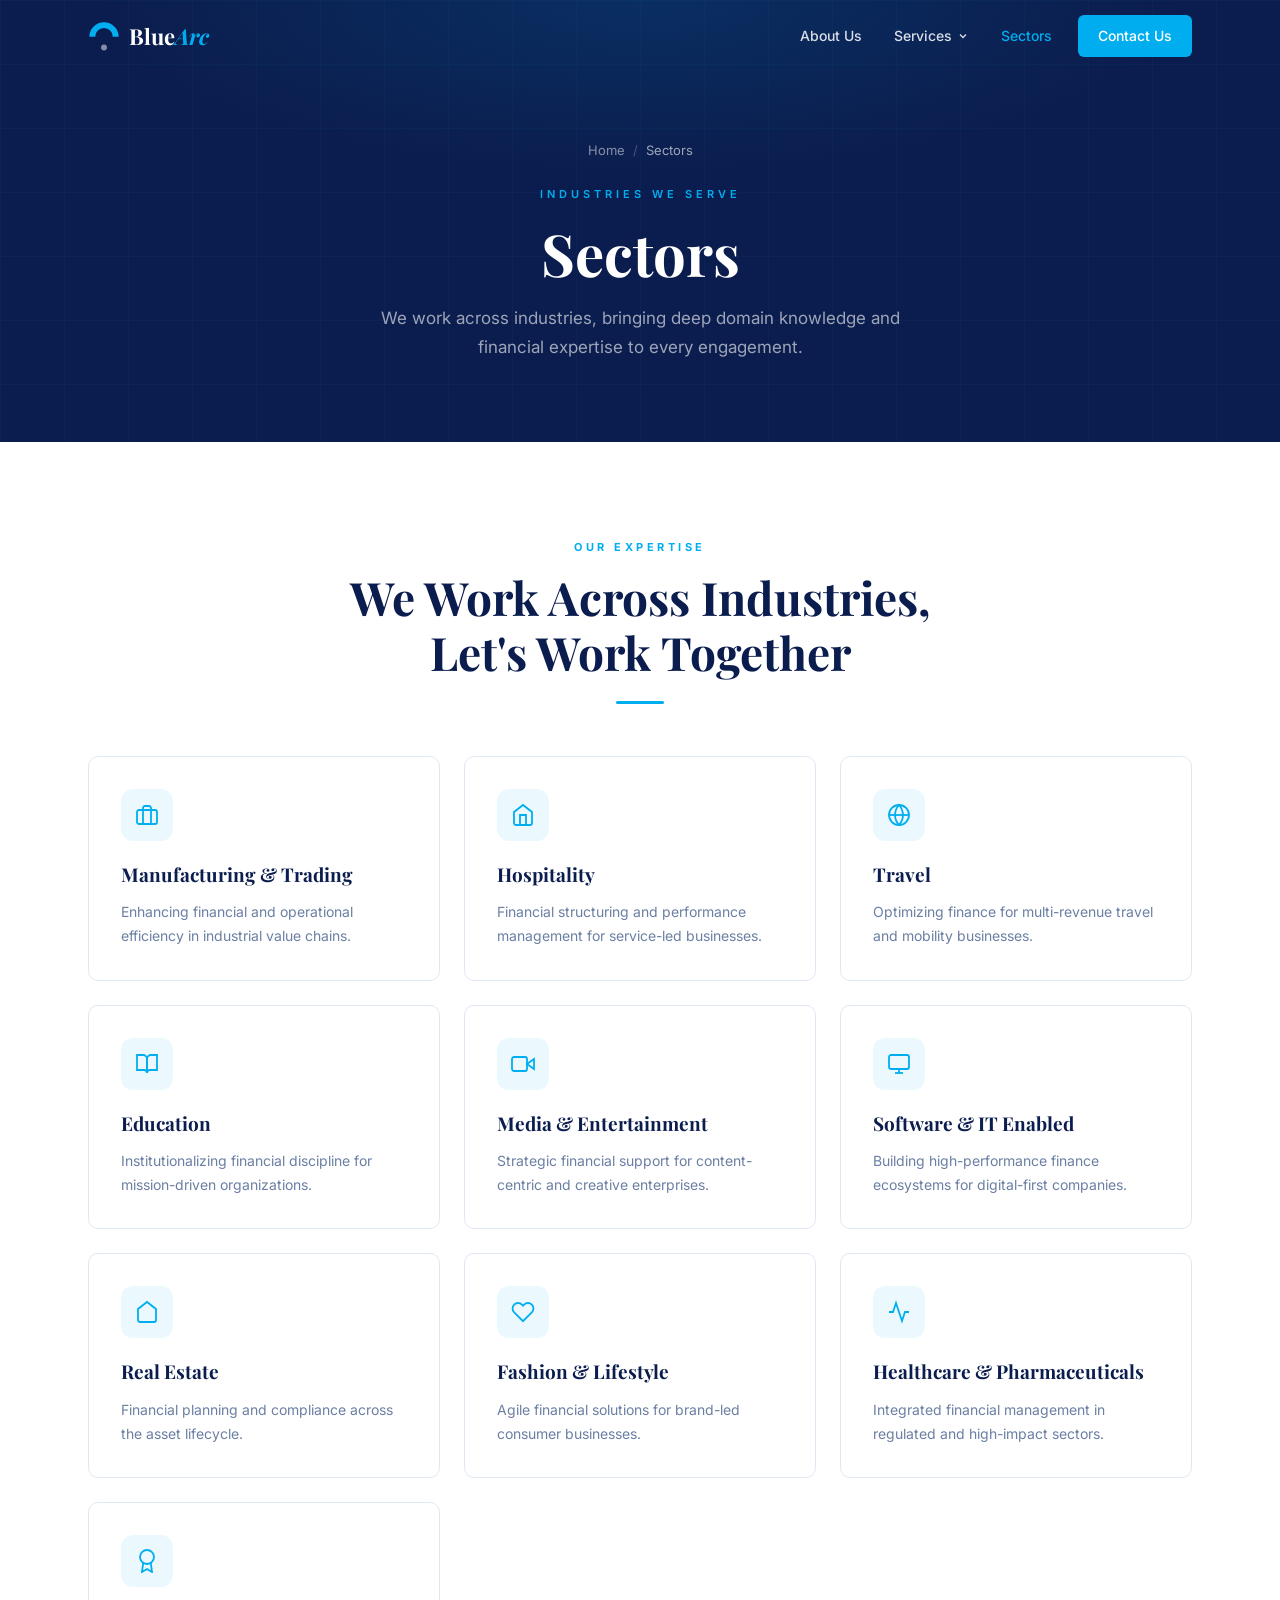
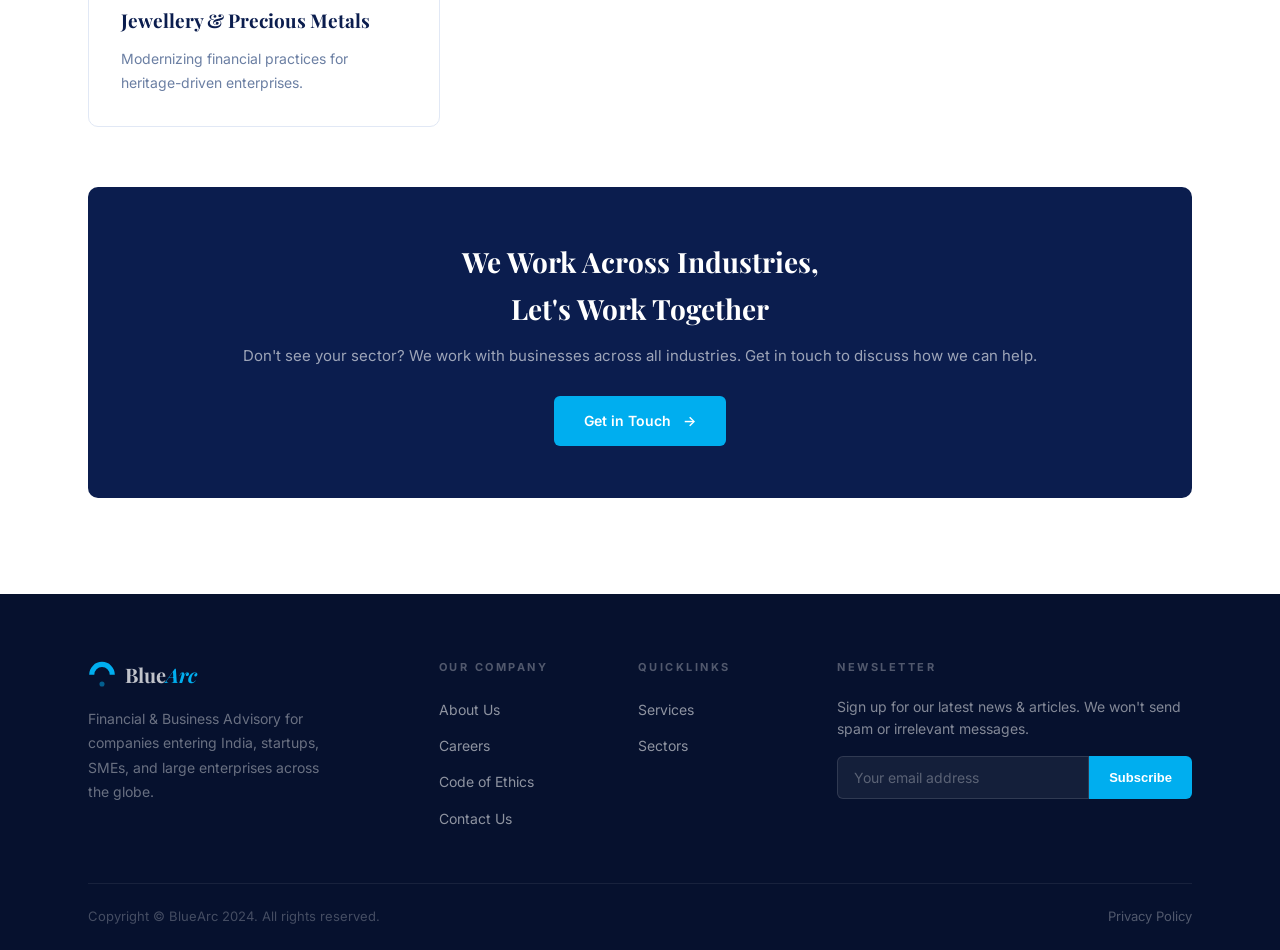
<file: sectors.html>
<!DOCTYPE html>
<html lang="en">
<head>
  <meta charset="UTF-8" />
  <meta name="viewport" content="width=device-width, initial-scale=1.0" />
  <title>Sectors | BlueArc</title>
  <meta name="description" content="BlueArc works across industries — Manufacturing, IT, Healthcare, Hospitality, Real Estate, and more." />
  <link rel="preconnect" href="https://fonts.googleapis.com" />
  <link rel="preconnect" href="https://fonts.gstatic.com" crossorigin />
  <link href="https://fonts.googleapis.com/css2?family=Playfair+Display:ital,wght@0,400;0,600;0,700;1,400;1,600&family=Inter:wght@300;400;500;600;700&display=swap" rel="stylesheet" />
  <link rel="stylesheet" href="styles.css" />
</head>
<body>

<!-- ═══ NAV ═══ -->
<nav class="nav" id="nav">
  <div class="nav-inner">
    <a href="index.html" class="nav-logo">
      <svg xmlns="http://www.w3.org/2000/svg" viewBox="0 0 120 118" width="32" height="32">
        <path d="M 5,62 A 55,55 0 0,1 115,62 L 93,62 A 33,33 0 0,0 27,62 Z" fill="#00AEEF"/>
        <circle class="logo-dot-el" cx="60" cy="102" r="11" fill="rgba(255,255,255,0.5)"/>
      </svg>
      <span class="logo-text">Blue<em class="logo-arc">Arc</em></span>
    </a>
    <button class="nav-toggle" id="navToggle" aria-label="Toggle menu">
      <span></span><span></span><span></span>
    </button>
    <ul class="nav-menu" id="navMenu">
      <li class="nav-item"><a href="about.html" class="nav-link">About Us</a></li>
      <li class="nav-item has-dropdown">
        <a href="services.html" class="nav-link">Services
          <svg width="12" height="12" viewBox="0 0 24 24" fill="none" stroke="currentColor" stroke-width="2.5"><polyline points="6 9 12 15 18 9"/></svg>
        </a>
        <div class="nav-dropdown">
          <a href="services.html">All Services</a>
          <div class="nav-dropdown-divider"></div>
          <a href="services.html#business-setup">Business Setup in India</a>
          <a href="services.html#virtual-cfo">Virtual CFO</a>
          <a href="services.html#offshore-accounting">Offshore Accounting</a>
          <a href="services.html#direct-taxation">Direct Taxation</a>
          <a href="services.html#indirect-taxation">Indirect Taxation</a>
          <a href="services.html#workflow-automation">Workflow Automation</a>
        </div>
      </li>
      <li class="nav-item"><a href="sectors.html" class="nav-link" aria-current="page">Sectors</a></li>

      <li class="nav-item"><a href="contact.html" class="nav-link nav-cta">Contact Us</a></li>
    </ul>
  </div>
</nav>

<!-- ═══ PAGE HERO ═══ -->
<section class="page-hero">
  <div class="page-hero-glow"></div>
  <div class="container" style="position:relative;z-index:1">
    <div class="breadcrumb">
      <a href="index.html">Home</a>
      <span>/</span>
      <span style="color:rgba(255,255,255,0.6)">Sectors</span>
    </div>
    <span class="page-hero-label">Industries We Serve</span>
    <h1>Sectors</h1>
    <p>We work across industries, bringing deep domain knowledge and financial expertise to every engagement.</p>
  </div>
</section>

<!-- ═══ SECTORS ═══ -->
<section class="sectors-section section">
  <div class="container">
    <div class="section-head centered reveal">
      <span class="label">Our Expertise</span>
      <h2 class="section-title">We Work Across Industries,<br>Let's Work Together</h2>
      <div class="divider divider-center"></div>
    </div>

    <div class="sectors-grid">

      <div class="sector-card reveal">
        <div class="sector-icon">
          <svg width="24" height="24" viewBox="0 0 24 24" fill="none" stroke="currentColor" stroke-width="1.8">
            <rect x="2" y="7" width="20" height="14" rx="2"/><path d="M16 21V5a2 2 0 0 0-2-2h-4a2 2 0 0 0-2 2v16"/>
          </svg>
        </div>
        <h3>Manufacturing &amp; Trading</h3>
        <p>Enhancing financial and operational efficiency in industrial value chains.</p>
      </div>

      <div class="sector-card reveal reveal-d1">
        <div class="sector-icon">
          <svg width="24" height="24" viewBox="0 0 24 24" fill="none" stroke="currentColor" stroke-width="1.8">
            <path d="M3 9l9-7 9 7v11a2 2 0 0 1-2 2H5a2 2 0 0 1-2-2z"/><polyline points="9 22 9 12 15 12 15 22"/>
          </svg>
        </div>
        <h3>Hospitality</h3>
        <p>Financial structuring and performance management for service-led businesses.</p>
      </div>

      <div class="sector-card reveal reveal-d2">
        <div class="sector-icon">
          <svg width="24" height="24" viewBox="0 0 24 24" fill="none" stroke="currentColor" stroke-width="1.8">
            <circle cx="12" cy="12" r="10"/><line x1="2" y1="12" x2="22" y2="12"/><path d="M12 2a15.3 15.3 0 0 1 4 10 15.3 15.3 0 0 1-4 10 15.3 15.3 0 0 1-4-10 15.3 15.3 0 0 1 4-10z"/>
          </svg>
        </div>
        <h3>Travel</h3>
        <p>Optimizing finance for multi-revenue travel and mobility businesses.</p>
      </div>

      <div class="sector-card reveal">
        <div class="sector-icon">
          <svg width="24" height="24" viewBox="0 0 24 24" fill="none" stroke="currentColor" stroke-width="1.8">
            <path d="M2 3h6a4 4 0 0 1 4 4v14a3 3 0 0 0-3-3H2z"/><path d="M22 3h-6a4 4 0 0 0-4 4v14a3 3 0 0 1 3-3h7z"/>
          </svg>
        </div>
        <h3>Education</h3>
        <p>Institutionalizing financial discipline for mission-driven organizations.</p>
      </div>

      <div class="sector-card reveal reveal-d1">
        <div class="sector-icon">
          <svg width="24" height="24" viewBox="0 0 24 24" fill="none" stroke="currentColor" stroke-width="1.8">
            <polygon points="23 7 16 12 23 17 23 7"/><rect x="1" y="5" width="15" height="14" rx="2" ry="2"/>
          </svg>
        </div>
        <h3>Media &amp; Entertainment</h3>
        <p>Strategic financial support for content-centric and creative enterprises.</p>
      </div>

      <div class="sector-card reveal reveal-d2">
        <div class="sector-icon">
          <svg width="24" height="24" viewBox="0 0 24 24" fill="none" stroke="currentColor" stroke-width="1.8">
            <rect x="2" y="3" width="20" height="14" rx="2"/><line x1="8" y1="21" x2="16" y2="21"/><line x1="12" y1="17" x2="12" y2="21"/>
          </svg>
        </div>
        <h3>Software &amp; IT Enabled</h3>
        <p>Building high-performance finance ecosystems for digital-first companies.</p>
      </div>

      <div class="sector-card reveal">
        <div class="sector-icon">
          <svg width="24" height="24" viewBox="0 0 24 24" fill="none" stroke="currentColor" stroke-width="1.8">
            <path d="M3 9l9-7 9 7v11a2 2 0 0 1-2 2H5a2 2 0 0 1-2-2z"/>
          </svg>
        </div>
        <h3>Real Estate</h3>
        <p>Financial planning and compliance across the asset lifecycle.</p>
      </div>

      <div class="sector-card reveal reveal-d1">
        <div class="sector-icon">
          <svg width="24" height="24" viewBox="0 0 24 24" fill="none" stroke="currentColor" stroke-width="1.8">
            <path d="M20.84 4.61a5.5 5.5 0 0 0-7.78 0L12 5.67l-1.06-1.06a5.5 5.5 0 0 0-7.78 7.78l1.06 1.06L12 21.23l7.78-7.78 1.06-1.06a5.5 5.5 0 0 0 0-7.78z"/>
          </svg>
        </div>
        <h3>Fashion &amp; Lifestyle</h3>
        <p>Agile financial solutions for brand-led consumer businesses.</p>
      </div>

      <div class="sector-card reveal reveal-d2">
        <div class="sector-icon">
          <svg width="24" height="24" viewBox="0 0 24 24" fill="none" stroke="currentColor" stroke-width="1.8">
            <path d="M22 12h-4l-3 9L9 3l-3 9H2"/>
          </svg>
        </div>
        <h3>Healthcare &amp; Pharmaceuticals</h3>
        <p>Integrated financial management in regulated and high-impact sectors.</p>
      </div>

      <div class="sector-card reveal">
        <div class="sector-icon">
          <svg width="24" height="24" viewBox="0 0 24 24" fill="none" stroke="currentColor" stroke-width="1.8">
            <circle cx="12" cy="8" r="7"/><polyline points="8.21 13.89 7 23 12 20 17 23 15.79 13.88"/>
          </svg>
        </div>
        <h3>Jewellery &amp; Precious Metals</h3>
        <p>Modernizing financial practices for heritage-driven enterprises.</p>
      </div>

    </div>

    <div class="sectors-cta reveal">
      <h3>We Work Across Industries,<br>Let's Work Together</h3>
      <p>Don't see your sector? We work with businesses across all industries. Get in touch to discuss how we can help.</p>
      <a href="contact.html" class="btn btn-primary btn-arrow">Get in Touch</a>
    </div>
  </div>
</section>

<!-- ═══ FOOTER ═══ -->
<footer class="footer">
  <div class="container">
    <div class="footer-top">
      <div class="footer-brand">
        <div class="footer-logo">
          <svg xmlns="http://www.w3.org/2000/svg" viewBox="0 0 120 118" width="28" height="28">
            <path d="M 5,62 A 55,55 0 0,1 115,62 L 93,62 A 33,33 0 0,0 27,62 Z" fill="#00AEEF"/>
            <circle cx="60" cy="102" r="11" fill="rgba(0,174,239,0.5)"/>
          </svg>
          <span class="footer-logo-text">Blue<em>Arc</em></span>
        </div>
        <p>Financial &amp; Business Advisory for companies entering India, startups, SMEs, and large enterprises across the globe.</p>
      </div>
      <div class="footer-col">
        <h5>Our Company</h5>
        <ul>
          <li><a href="about.html">About Us</a></li>
          <li><a href="#">Careers</a></li>
                              <li><a href="#">Code of Ethics</a></li>
          <li><a href="contact.html">Contact Us</a></li>
        </ul>
      </div>
      <div class="footer-col">
        <h5>Quicklinks</h5>
        <ul>
          <li><a href="services.html">Services</a></li>
          <li><a href="sectors.html">Sectors</a></li>
                  </ul>
      </div>
      <div class="footer-col footer-newsletter">
        <h5>Newsletter</h5>
        <p>Sign up for our latest news &amp; articles. We won't send spam or irrelevant messages.</p>
        <div class="newsletter-form">
          <input type="email" class="newsletter-input" placeholder="Your email address" />
          <button class="newsletter-btn">Subscribe</button>
        </div>
      </div>
    </div>
    <div class="footer-bottom">
      <p>Copyright © BlueArc 2024. All rights reserved.</p>
      <div class="footer-bottom-links"><a href="#">Privacy Policy</a></div>
    </div>
  </div>
</footer>

<script src="script.js"></script>
</body>
</html>
</file>
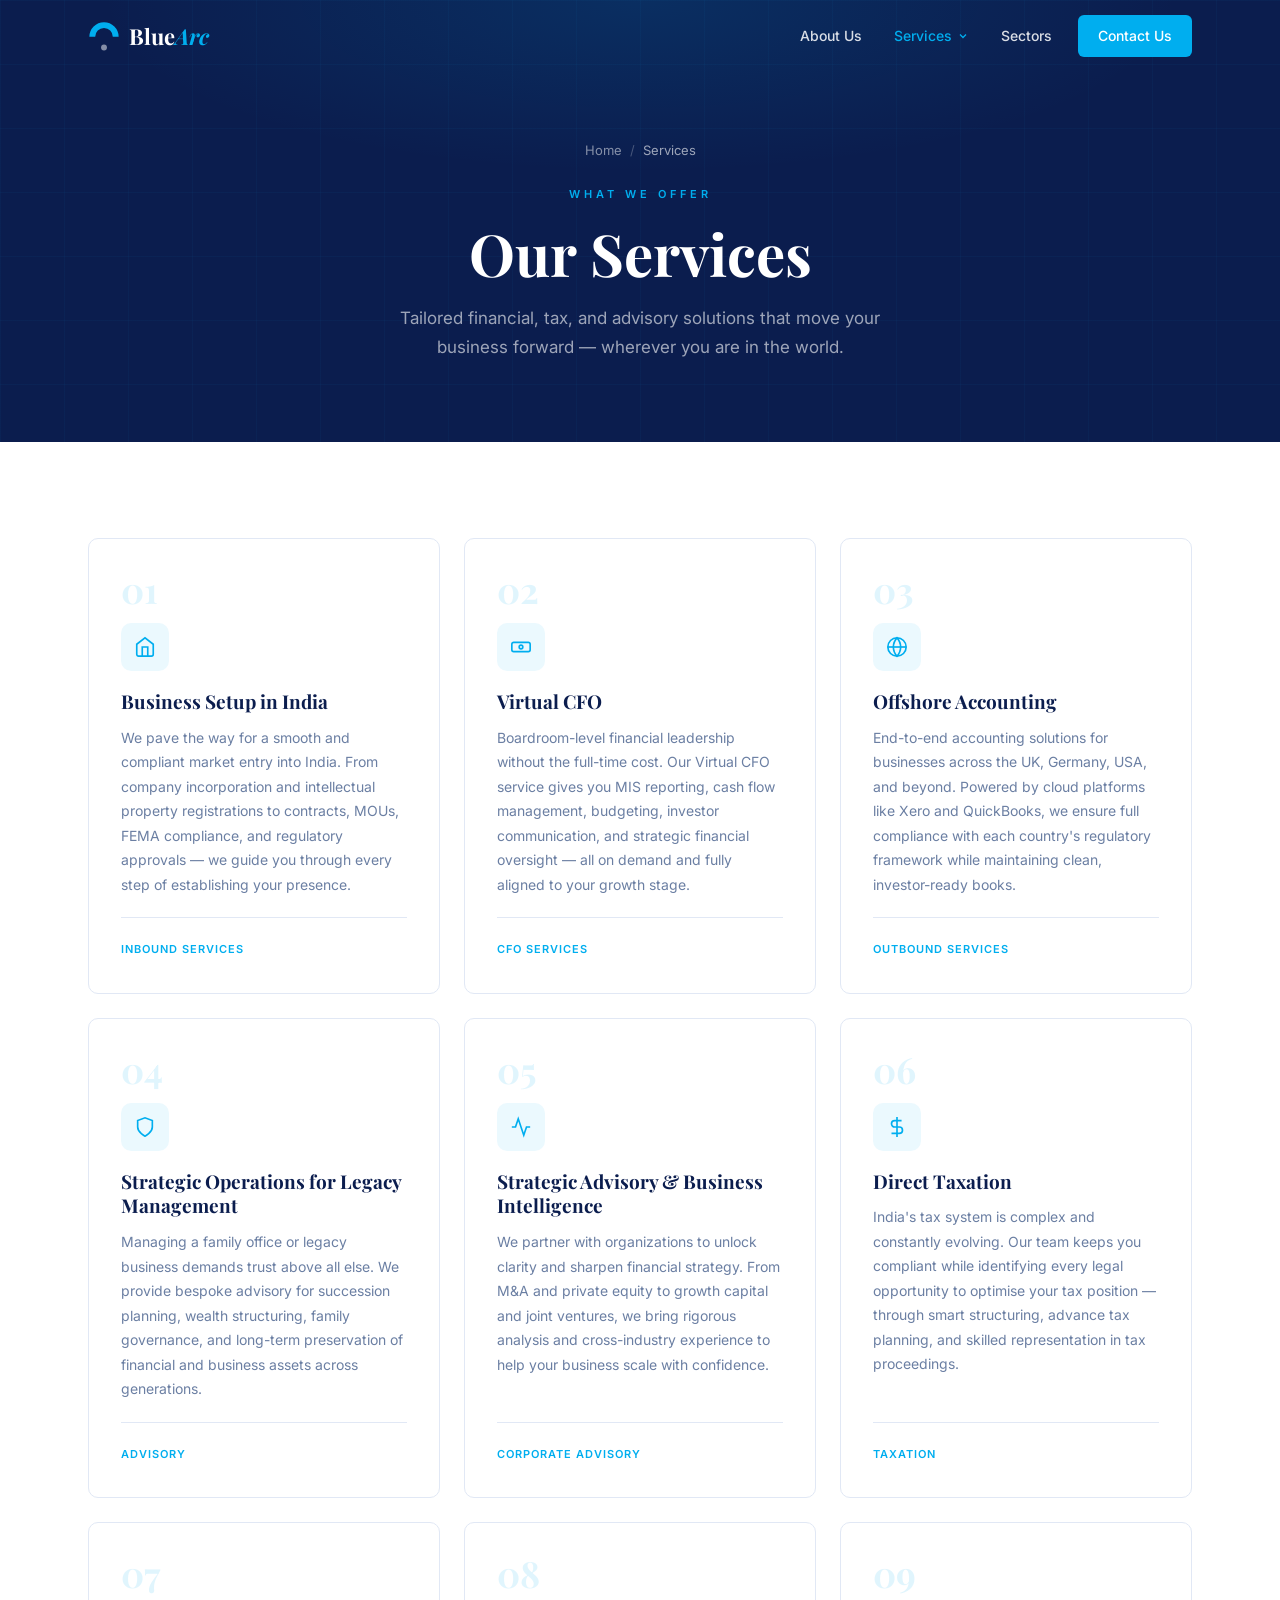
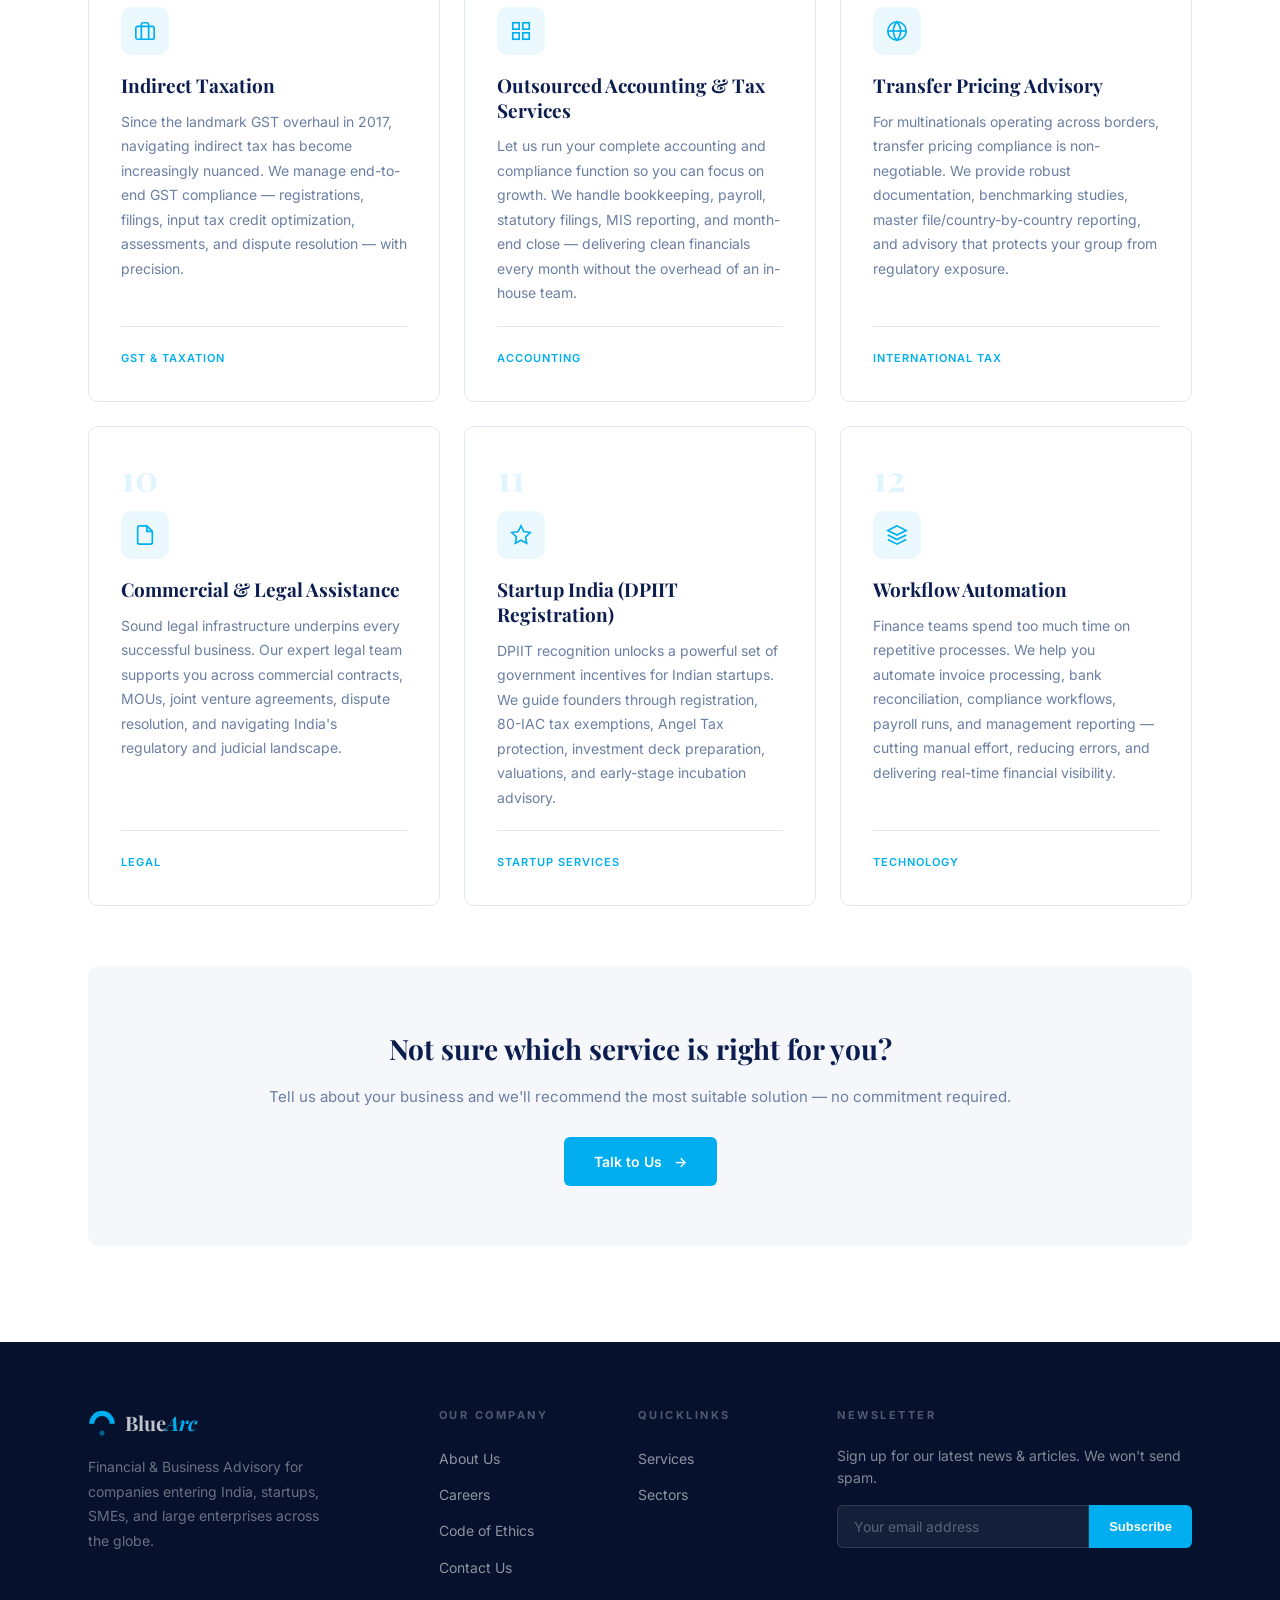
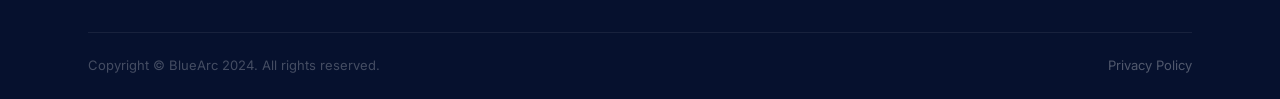
<file: services.html>
<!DOCTYPE html>
<html lang="en">
<head>
  <meta charset="UTF-8" />
  <meta name="viewport" content="width=device-width, initial-scale=1.0" />
  <title>Services | BlueArc</title>
  <meta name="description" content="Comprehensive financial, tax, advisory, and automation solutions tailored to your business needs." />
  <link rel="preconnect" href="https://fonts.googleapis.com" />
  <link rel="preconnect" href="https://fonts.gstatic.com" crossorigin />
  <link href="https://fonts.googleapis.com/css2?family=Playfair+Display:ital,wght@0,400;0,600;0,700;1,400;1,600&family=Inter:wght@300;400;500;600;700&display=swap" rel="stylesheet" />
  <link rel="stylesheet" href="styles.css" />
</head>
<body>

<!-- ═══ NAV ═══ -->
<nav class="nav" id="nav">
  <div class="nav-inner">
    <a href="index.html" class="nav-logo">
      <svg xmlns="http://www.w3.org/2000/svg" viewBox="0 0 120 118" width="32" height="32">
        <path d="M 5,62 A 55,55 0 0,1 115,62 L 93,62 A 33,33 0 0,0 27,62 Z" fill="#00AEEF"/>
        <circle class="logo-dot-el" cx="60" cy="102" r="11" fill="rgba(255,255,255,0.5)"/>
      </svg>
      <span class="logo-text">Blue<em class="logo-arc">Arc</em></span>
    </a>
    <button class="nav-toggle" id="navToggle" aria-label="Toggle menu">
      <span></span><span></span><span></span>
    </button>
    <ul class="nav-menu" id="navMenu">
      <li class="nav-item"><a href="about.html" class="nav-link">About Us</a></li>
      <li class="nav-item has-dropdown">
        <a href="services.html" class="nav-link" aria-current="page">Services
          <svg width="12" height="12" viewBox="0 0 24 24" fill="none" stroke="currentColor" stroke-width="2.5"><polyline points="6 9 12 15 18 9"/></svg>
        </a>
        <div class="nav-dropdown">
          <a href="services.html">All Services</a>
          <div class="nav-dropdown-divider"></div>
          <a href="#business-setup">Business Setup in India</a>
          <a href="#virtual-cfo">Virtual CFO</a>
          <a href="#offshore-accounting">Offshore Accounting</a>
          <a href="#direct-taxation">Direct Taxation</a>
          <a href="#indirect-taxation">Indirect Taxation</a>
          <a href="#workflow-automation">Workflow Automation</a>
        </div>
      </li>
      <li class="nav-item"><a href="sectors.html" class="nav-link">Sectors</a></li>
      <li class="nav-item"><a href="contact.html" class="nav-link nav-cta">Contact Us</a></li>
    </ul>
  </div>
</nav>

<!-- ═══ PAGE HERO ═══ -->
<section class="page-hero">
  <div class="page-hero-glow"></div>
  <div class="container" style="position:relative;z-index:1">
    <div class="breadcrumb">
      <a href="index.html">Home</a>
      <span>/</span>
      <span style="color:rgba(255,255,255,0.6)">Services</span>
    </div>
    <span class="page-hero-label">What We Offer</span>
    <h1>Our Services</h1>
    <p>Tailored financial, tax, and advisory solutions that move your business forward — wherever you are in the world.</p>
  </div>
</section>

<!-- ═══ SERVICES GRID ═══ -->
<section class="services-full section">
  <div class="container">
    <div class="services-full-grid">

      <div class="service-full-card reveal" id="business-setup">
        <div class="service-full-num">01</div>
        <div class="service-full-icon">
          <svg width="22" height="22" viewBox="0 0 24 24" fill="none" stroke="currentColor" stroke-width="1.8"><path d="M3 9l9-7 9 7v11a2 2 0 0 1-2 2H5a2 2 0 0 1-2-2z"/><polyline points="9 22 9 12 15 12 15 22"/></svg>
        </div>
        <h3>Business Setup in India</h3>
        <p>We pave the way for a smooth and compliant market entry into India. From company incorporation and intellectual property registrations to contracts, MOUs, FEMA compliance, and regulatory approvals — we guide you through every step of establishing your presence.</p>
        <div class="service-card-footer">
          <span class="service-card-tag">Inbound Services</span>
        </div>
      </div>

      <div class="service-full-card reveal reveal-d1" id="virtual-cfo">
        <div class="service-full-num">02</div>
        <div class="service-full-icon">
          <svg width="22" height="22" viewBox="0 0 24 24" fill="none" stroke="currentColor" stroke-width="1.8"><path d="M20 7H4a2 2 0 0 0-2 2v6a2 2 0 0 0 2 2h16a2 2 0 0 0 2-2V9a2 2 0 0 0-2-2z"/><circle cx="12" cy="12" r="2"/></svg>
        </div>
        <h3>Virtual CFO</h3>
        <p>Boardroom-level financial leadership without the full-time cost. Our Virtual CFO service gives you MIS reporting, cash flow management, budgeting, investor communication, and strategic financial oversight — all on demand and fully aligned to your growth stage.</p>
        <div class="service-card-footer">
          <span class="service-card-tag">CFO Services</span>
        </div>
      </div>

      <div class="service-full-card reveal reveal-d2" id="offshore-accounting">
        <div class="service-full-num">03</div>
        <div class="service-full-icon">
          <svg width="22" height="22" viewBox="0 0 24 24" fill="none" stroke="currentColor" stroke-width="1.8"><circle cx="12" cy="12" r="10"/><line x1="2" y1="12" x2="22" y2="12"/><path d="M12 2a15.3 15.3 0 0 1 4 10 15.3 15.3 0 0 1-4 10 15.3 15.3 0 0 1-4-10 15.3 15.3 0 0 1 4-10z"/></svg>
        </div>
        <h3>Offshore Accounting</h3>
        <p>End-to-end accounting solutions for businesses across the UK, Germany, USA, and beyond. Powered by cloud platforms like Xero and QuickBooks, we ensure full compliance with each country's regulatory framework while maintaining clean, investor-ready books.</p>
        <div class="service-card-footer">
          <span class="service-card-tag">Outbound Services</span>
        </div>
      </div>

      <div class="service-full-card reveal" id="legacy-management">
        <div class="service-full-num">04</div>
        <div class="service-full-icon">
          <svg width="22" height="22" viewBox="0 0 24 24" fill="none" stroke="currentColor" stroke-width="1.8"><path d="M12 22s8-4 8-10V5l-8-3-8 3v7c0 6 8 10 8 10z"/></svg>
        </div>
        <h3>Strategic Operations for Legacy Management</h3>
        <p>Managing a family office or legacy business demands trust above all else. We provide bespoke advisory for succession planning, wealth structuring, family governance, and long-term preservation of financial and business assets across generations.</p>
        <div class="service-card-footer">
          <span class="service-card-tag">Advisory</span>
        </div>
      </div>

      <div class="service-full-card reveal reveal-d1" id="strategic-advisory">
        <div class="service-full-num">05</div>
        <div class="service-full-icon">
          <svg width="22" height="22" viewBox="0 0 24 24" fill="none" stroke="currentColor" stroke-width="1.8"><polyline points="22 12 18 12 15 21 9 3 6 12 2 12"/></svg>
        </div>
        <h3>Strategic Advisory &amp; Business Intelligence</h3>
        <p>We partner with organizations to unlock clarity and sharpen financial strategy. From M&amp;A and private equity to growth capital and joint ventures, we bring rigorous analysis and cross-industry experience to help your business scale with confidence.</p>
        <div class="service-card-footer">
          <span class="service-card-tag">Corporate Advisory</span>
        </div>
      </div>

      <div class="service-full-card reveal reveal-d2" id="direct-taxation">
        <div class="service-full-num">06</div>
        <div class="service-full-icon">
          <svg width="22" height="22" viewBox="0 0 24 24" fill="none" stroke="currentColor" stroke-width="1.8"><line x1="12" y1="1" x2="12" y2="23"/><path d="M17 5H9.5a3.5 3.5 0 0 0 0 7h5a3.5 3.5 0 0 1 0 7H6"/></svg>
        </div>
        <h3>Direct Taxation</h3>
        <p>India's tax system is complex and constantly evolving. Our team keeps you compliant while identifying every legal opportunity to optimise your tax position — through smart structuring, advance tax planning, and skilled representation in tax proceedings.</p>
        <div class="service-card-footer">
          <span class="service-card-tag">Taxation</span>
        </div>
      </div>

      <div class="service-full-card reveal" id="indirect-taxation">
        <div class="service-full-num">07</div>
        <div class="service-full-icon">
          <svg width="22" height="22" viewBox="0 0 24 24" fill="none" stroke="currentColor" stroke-width="1.8"><rect x="2" y="7" width="20" height="14" rx="2" ry="2"/><path d="M16 21V5a2 2 0 0 0-2-2h-4a2 2 0 0 0-2 2v16"/></svg>
        </div>
        <h3>Indirect Taxation</h3>
        <p>Since the landmark GST overhaul in 2017, navigating indirect tax has become increasingly nuanced. We manage end-to-end GST compliance — registrations, filings, input tax credit optimization, assessments, and dispute resolution — with precision.</p>
        <div class="service-card-footer">
          <span class="service-card-tag">GST &amp; Taxation</span>
        </div>
      </div>

      <div class="service-full-card reveal reveal-d1">
        <div class="service-full-num">08</div>
        <div class="service-full-icon">
          <svg width="22" height="22" viewBox="0 0 24 24" fill="none" stroke="currentColor" stroke-width="1.8"><rect x="3" y="3" width="7" height="7"/><rect x="14" y="3" width="7" height="7"/><rect x="14" y="14" width="7" height="7"/><rect x="3" y="14" width="7" height="7"/></svg>
        </div>
        <h3>Outsourced Accounting &amp; Tax Services</h3>
        <p>Let us run your complete accounting and compliance function so you can focus on growth. We handle bookkeeping, payroll, statutory filings, MIS reporting, and month-end close — delivering clean financials every month without the overhead of an in-house team.</p>
        <div class="service-card-footer">
          <span class="service-card-tag">Accounting</span>
        </div>
      </div>

      <div class="service-full-card reveal reveal-d2">
        <div class="service-full-num">09</div>
        <div class="service-full-icon">
          <svg width="22" height="22" viewBox="0 0 24 24" fill="none" stroke="currentColor" stroke-width="1.8"><circle cx="12" cy="12" r="10"/><line x1="2" y1="12" x2="22" y2="12"/><path d="M12 2a15.3 15.3 0 0 1 4 10 15.3 15.3 0 0 1-4 10 15.3 15.3 0 0 1-4-10 15.3 15.3 0 0 1 4-10z"/></svg>
        </div>
        <h3>Transfer Pricing Advisory</h3>
        <p>For multinationals operating across borders, transfer pricing compliance is non-negotiable. We provide robust documentation, benchmarking studies, master file/country-by-country reporting, and advisory that protects your group from regulatory exposure.</p>
        <div class="service-card-footer">
          <span class="service-card-tag">International Tax</span>
        </div>
      </div>

      <div class="service-full-card reveal">
        <div class="service-full-num">10</div>
        <div class="service-full-icon">
          <svg width="22" height="22" viewBox="0 0 24 24" fill="none" stroke="currentColor" stroke-width="1.8"><path d="M14 2H6a2 2 0 0 0-2 2v16a2 2 0 0 0 2 2h12a2 2 0 0 0 2-2V8z"/><polyline points="14 2 14 8 20 8"/></svg>
        </div>
        <h3>Commercial &amp; Legal Assistance</h3>
        <p>Sound legal infrastructure underpins every successful business. Our expert legal team supports you across commercial contracts, MOUs, joint venture agreements, dispute resolution, and navigating India's regulatory and judicial landscape.</p>
        <div class="service-card-footer">
          <span class="service-card-tag">Legal</span>
        </div>
      </div>

      <div class="service-full-card reveal reveal-d1">
        <div class="service-full-num">11</div>
        <div class="service-full-icon">
          <svg width="22" height="22" viewBox="0 0 24 24" fill="none" stroke="currentColor" stroke-width="1.8"><polygon points="12 2 15.09 8.26 22 9.27 17 14.14 18.18 21.02 12 17.77 5.82 21.02 7 14.14 2 9.27 8.91 8.26 12 2"/></svg>
        </div>
        <h3>Startup India (DPIIT Registration)</h3>
        <p>DPIIT recognition unlocks a powerful set of government incentives for Indian startups. We guide founders through registration, 80-IAC tax exemptions, Angel Tax protection, investment deck preparation, valuations, and early-stage incubation advisory.</p>
        <div class="service-card-footer">
          <span class="service-card-tag">Startup Services</span>
        </div>
      </div>

      <div class="service-full-card reveal reveal-d2" id="workflow-automation">
        <div class="service-full-num">12</div>
        <div class="service-full-icon">
          <svg width="22" height="22" viewBox="0 0 24 24" fill="none" stroke="currentColor" stroke-width="1.8"><path d="M12 2L2 7l10 5 10-5-10-5z"/><path d="M2 17l10 5 10-5"/><path d="M2 12l10 5 10-5"/></svg>
        </div>
        <h3>Workflow Automation</h3>
        <p>Finance teams spend too much time on repetitive processes. We help you automate invoice processing, bank reconciliation, compliance workflows, payroll runs, and management reporting — cutting manual effort, reducing errors, and delivering real-time financial visibility.</p>
        <div class="service-card-footer">
          <span class="service-card-tag">Technology</span>
        </div>
      </div>

    </div>

    <div class="not-sure reveal">
      <h3>Not sure which service is right for you?</h3>
      <p>Tell us about your business and we'll recommend the most suitable solution — no commitment required.</p>
      <a href="contact.html" class="btn btn-primary btn-arrow">Talk to Us</a>
    </div>
  </div>
</section>

<!-- ═══ FOOTER ═══ -->
<footer class="footer">
  <div class="container">
    <div class="footer-top">
      <div class="footer-brand">
        <div class="footer-logo">
          <svg xmlns="http://www.w3.org/2000/svg" viewBox="0 0 120 118" width="28" height="28">
            <path d="M 5,62 A 55,55 0 0,1 115,62 L 93,62 A 33,33 0 0,0 27,62 Z" fill="#00AEEF"/>
            <circle cx="60" cy="102" r="11" fill="rgba(0,174,239,0.5)"/>
          </svg>
          <span class="footer-logo-text">Blue<em>Arc</em></span>
        </div>
        <p>Financial &amp; Business Advisory for companies entering India, startups, SMEs, and large enterprises across the globe.</p>
      </div>
      <div class="footer-col">
        <h5>Our Company</h5>
        <ul>
          <li><a href="about.html">About Us</a></li>
          <li><a href="#">Careers</a></li>
          <li><a href="#">Code of Ethics</a></li>
          <li><a href="contact.html">Contact Us</a></li>
        </ul>
      </div>
      <div class="footer-col">
        <h5>Quicklinks</h5>
        <ul>
          <li><a href="services.html">Services</a></li>
          <li><a href="sectors.html">Sectors</a></li>
        </ul>
      </div>
      <div class="footer-col footer-newsletter">
        <h5>Newsletter</h5>
        <p>Sign up for our latest news &amp; articles. We won't send spam.</p>
        <div class="newsletter-form">
          <input type="email" class="newsletter-input" placeholder="Your email address" />
          <button class="newsletter-btn">Subscribe</button>
        </div>
      </div>
    </div>
    <div class="footer-bottom">
      <p>Copyright © BlueArc 2024. All rights reserved.</p>
      <div class="footer-bottom-links"><a href="#">Privacy Policy</a></div>
    </div>
  </div>
</footer>

<script src="script.js"></script>
</body>
</html>
</file>
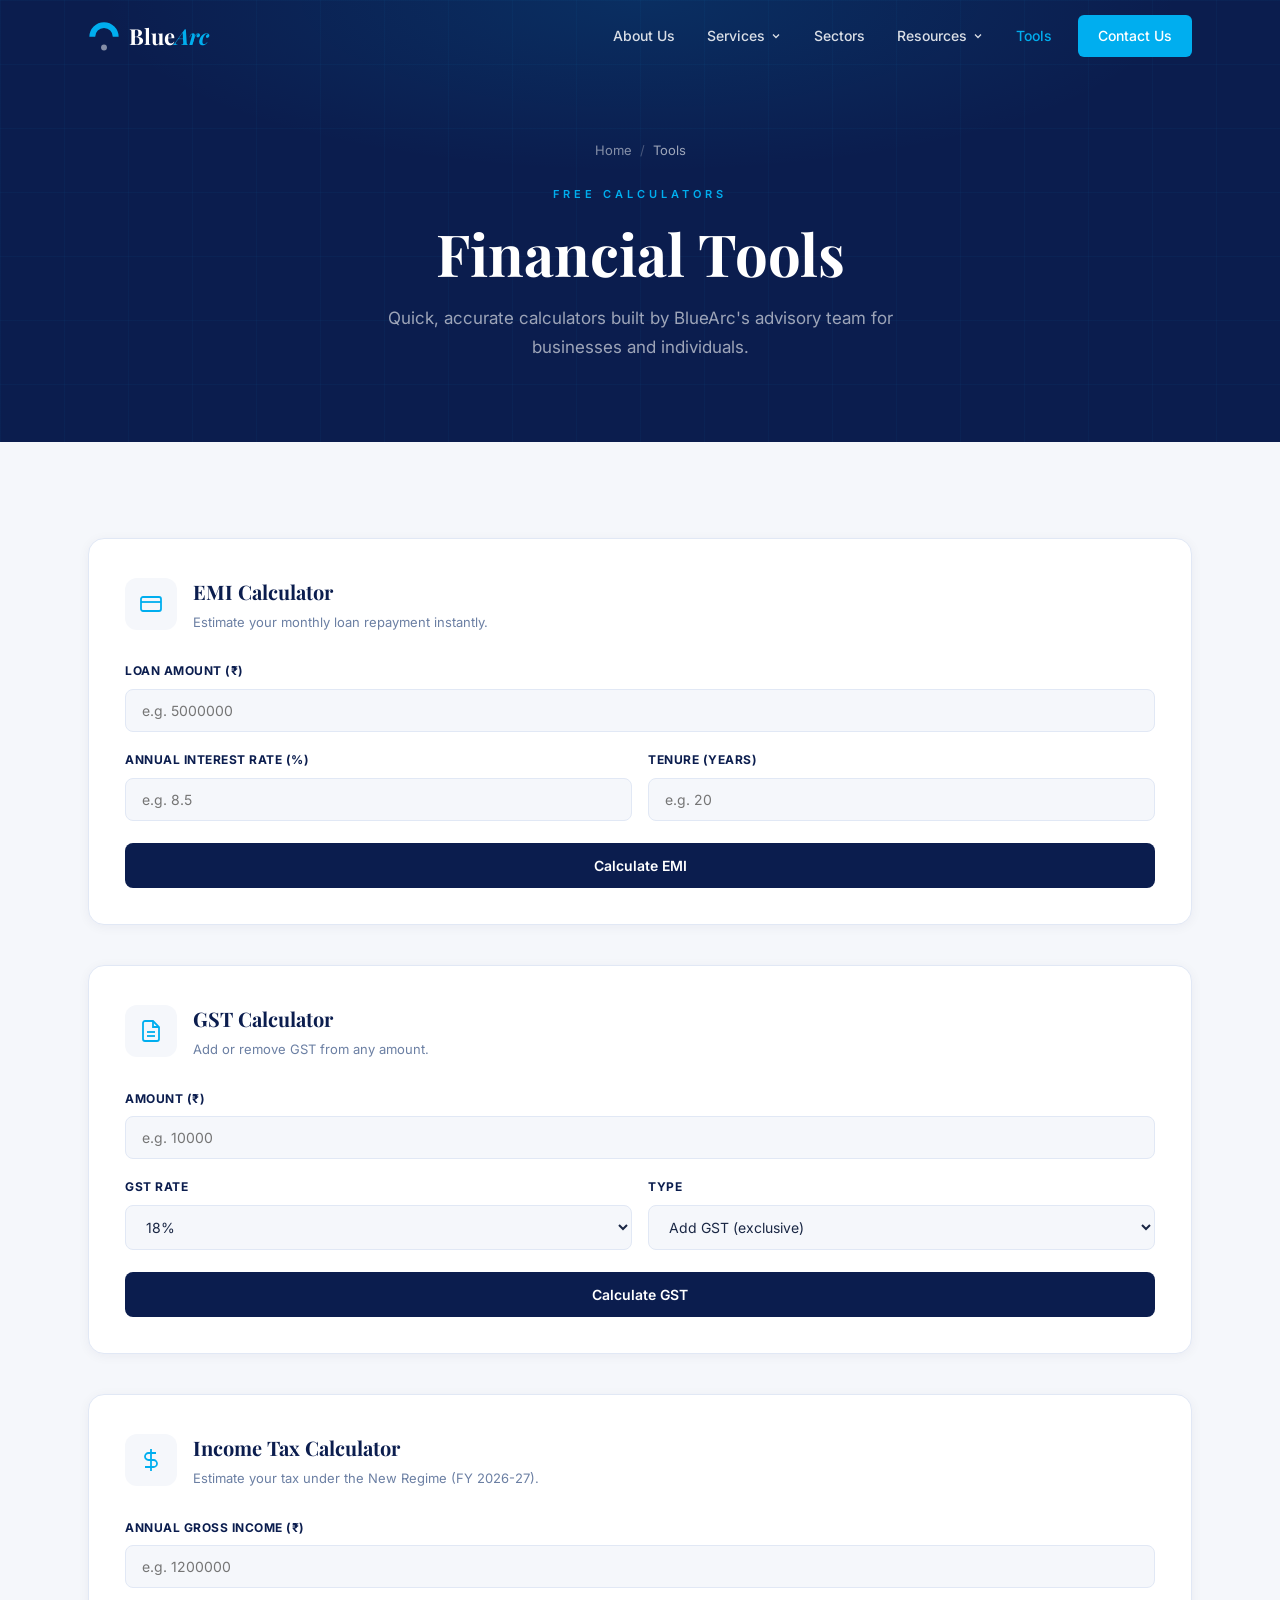
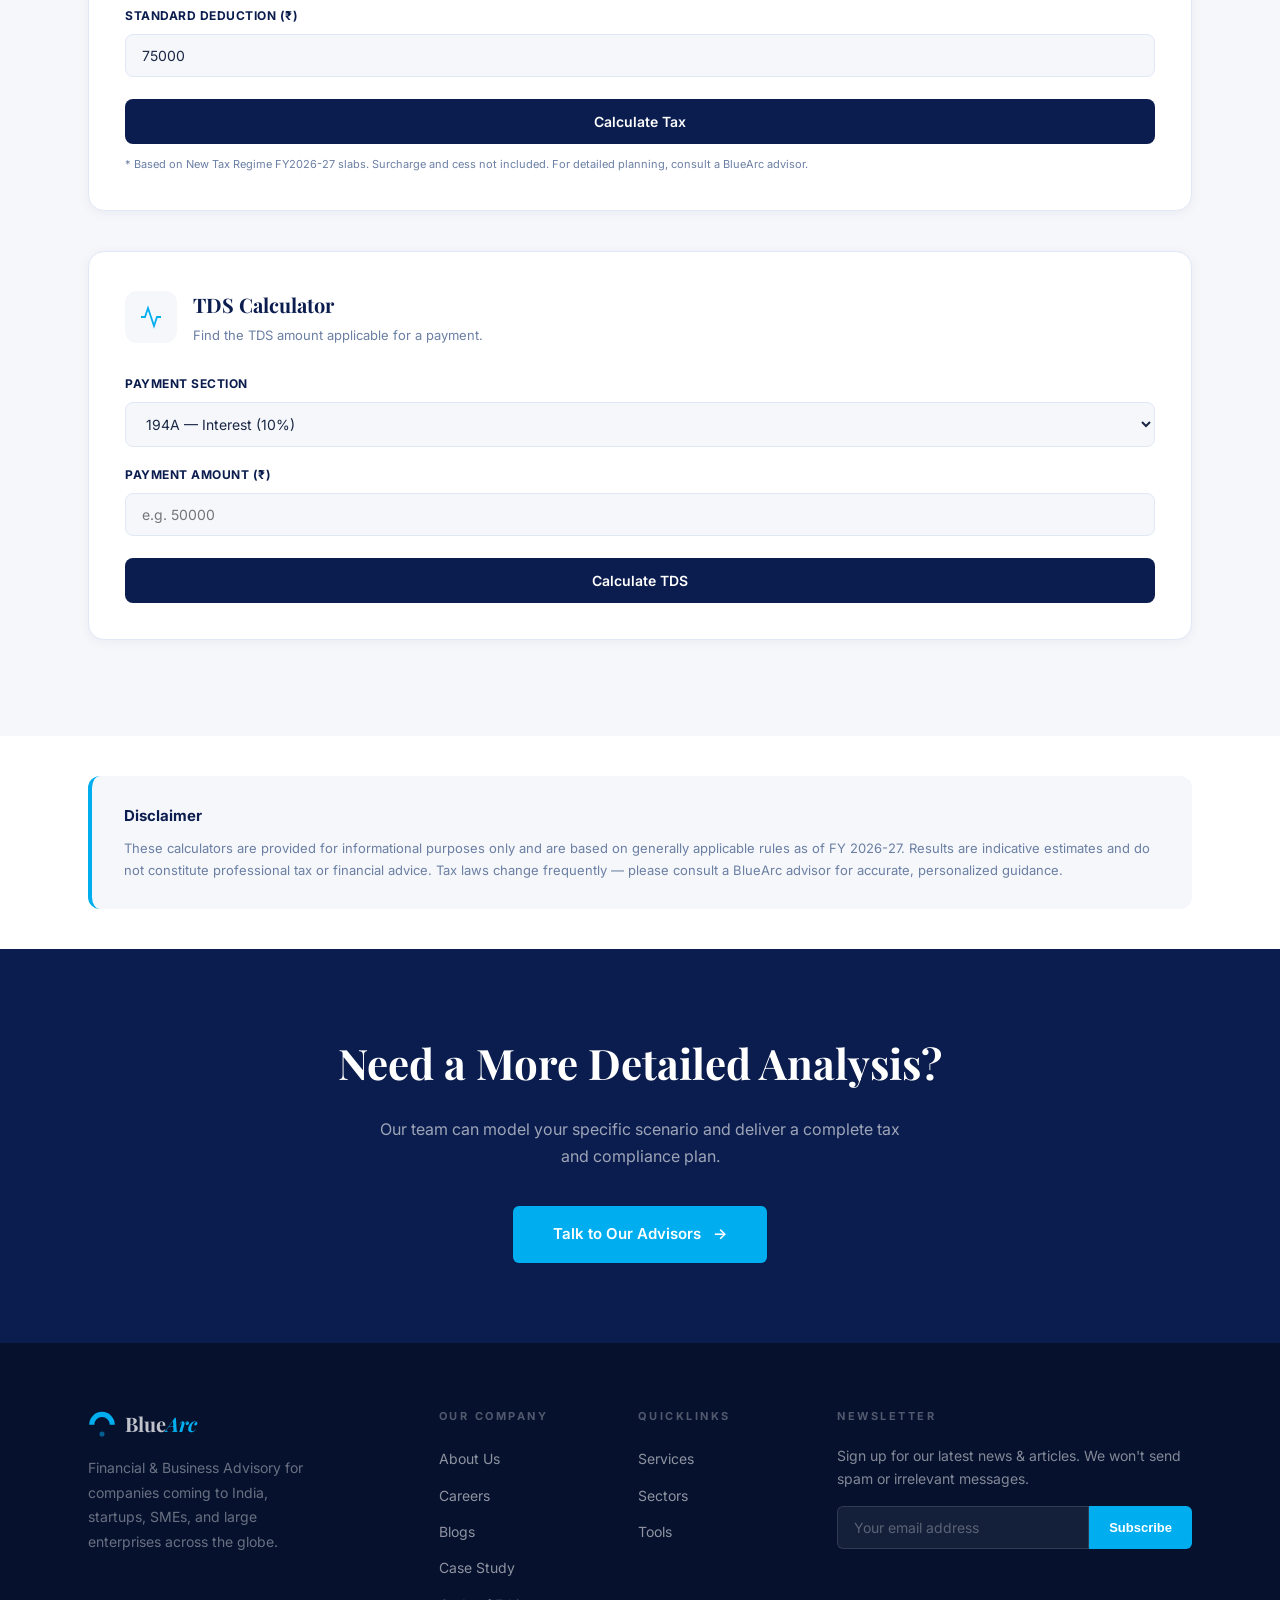
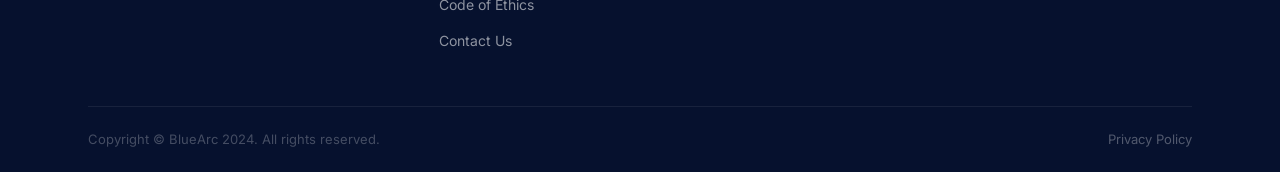
<file: tools.html>
<!DOCTYPE html>
<html lang="en">
<head>
  <meta charset="UTF-8" />
  <meta name="viewport" content="width=device-width, initial-scale=1.0" />
  <title>Financial Tools | BlueArc</title>
  <meta name="description" content="Free financial calculators: EMI, GST, Income Tax, and TDS — built by BlueArc advisors for Indian businesses and individuals." />
  <link rel="preconnect" href="https://fonts.googleapis.com" />
  <link rel="preconnect" href="https://fonts.gstatic.com" crossorigin />
  <link href="https://fonts.googleapis.com/css2?family=Playfair+Display:ital,wght@0,400;0,600;0,700;1,400;1,600&family=Inter:wght@300;400;500;600;700&display=swap" rel="stylesheet" />
  <link rel="stylesheet" href="styles.css" />
  <style>
    .tools-grid {
      display: grid;
      grid-template-columns: repeat(auto-fill, minmax(540px, 1fr));
      gap: 40px;
    }
    @media (max-width: 680px) {
      .tools-grid { grid-template-columns: 1fr; }
    }
    .tool-card {
      background: #fff;
      border: 1px solid var(--border);
      border-radius: 16px;
      padding: 36px;
      box-shadow: 0 2px 12px rgba(11,29,78,0.05);
    }
    .tool-card-header {
      display: flex;
      align-items: center;
      gap: 16px;
      margin-bottom: 28px;
    }
    .tool-icon {
      width: 52px;
      height: 52px;
      border-radius: 12px;
      background: var(--light);
      display: flex;
      align-items: center;
      justify-content: center;
      flex-shrink: 0;
    }
    .tool-icon svg { color: var(--cyan); }
    .tool-card h3 {
      font-family: 'Playfair Display', serif;
      font-size: 20px;
      color: var(--navy);
      margin: 0 0 4px;
    }
    .tool-card .tool-desc {
      font-size: 13px;
      color: var(--muted);
      margin: 0;
    }
    .calc-field {
      margin-bottom: 18px;
    }
    .calc-field label {
      display: block;
      font-size: 12px;
      font-weight: 700;
      letter-spacing: 0.5px;
      text-transform: uppercase;
      color: var(--navy);
      margin-bottom: 8px;
    }
    .calc-field input,
    .calc-field select {
      width: 100%;
      padding: 12px 16px;
      border: 1.5px solid var(--border);
      border-radius: 8px;
      font-family: 'Inter', sans-serif;
      font-size: 14px;
      color: var(--text);
      background: var(--light);
      box-sizing: border-box;
      transition: border-color 0.2s;
      outline: none;
    }
    .calc-field input:focus,
    .calc-field select:focus {
      border-color: var(--cyan);
      background: #fff;
    }
    .calc-row { display: grid; grid-template-columns: 1fr 1fr; gap: 16px; }
    .calc-btn {
      width: 100%;
      padding: 14px;
      background: var(--navy);
      color: #fff;
      border: none;
      border-radius: 8px;
      font-family: 'Inter', sans-serif;
      font-size: 14px;
      font-weight: 600;
      cursor: pointer;
      transition: background 0.2s;
      margin-top: 4px;
    }
    .calc-btn:hover { background: var(--cyan); }
    .calc-result {
      margin-top: 20px;
      padding: 20px;
      background: var(--light);
      border-radius: 10px;
      display: none;
    }
    .calc-result.show { display: block; }
    .result-row {
      display: flex;
      justify-content: space-between;
      align-items: center;
      padding: 8px 0;
      border-bottom: 1px solid var(--border);
      font-size: 14px;
    }
    .result-row:last-child { border-bottom: none; }
    .result-row .rlabel { color: var(--muted); }
    .result-row .rval { font-weight: 700; color: var(--navy); }
    .result-row.highlight .rval { color: var(--cyan); font-size: 18px; }
  </style>
</head>
<body>

<!-- ═══ NAV ═══ -->
<nav class="nav" id="nav">
  <div class="nav-inner">
    <a href="index.html" class="nav-logo">
      <svg xmlns="http://www.w3.org/2000/svg" viewBox="0 0 120 118" width="32" height="32">
        <path d="M 5,62 A 55,55 0 0,1 115,62 L 93,62 A 33,33 0 0,0 27,62 Z" fill="#00AEEF"/>
        <circle class="logo-dot-el" cx="60" cy="102" r="11" fill="rgba(255,255,255,0.5)"/>
      </svg>
      <span class="logo-text">Blue<em class="logo-arc">Arc</em></span>
    </a>
    <button class="nav-toggle" id="navToggle" aria-label="Toggle menu">
      <span></span><span></span><span></span>
    </button>
    <ul class="nav-menu" id="navMenu">
      <li class="nav-item"><a href="about.html" class="nav-link">About Us</a></li>
      <li class="nav-item has-dropdown">
        <a href="services.html" class="nav-link">Services
          <svg width="12" height="12" viewBox="0 0 24 24" fill="none" stroke="currentColor" stroke-width="2.5"><polyline points="6 9 12 15 18 9"/></svg>
        </a>
        <div class="nav-dropdown">
          <a href="services.html">All Services</a>
          <div class="nav-dropdown-divider"></div>
          <a href="services.html#business-setup">Business Setup in India</a>
          <a href="services.html#offshore-accounting">Offshore Accounting</a>
          <a href="services.html#direct-taxation">Direct Taxation</a>
          <a href="services.html#indirect-taxation">Indirect Taxation</a>
          <a href="services.html#audit-assurance">Audit &amp; Assurance</a>
          <a href="services.html#virtual-cfo">Virtual CFO</a>
        </div>
      </li>
      <li class="nav-item"><a href="sectors.html" class="nav-link">Sectors</a></li>
      <li class="nav-item has-dropdown">
        <a href="blogs.html" class="nav-link">Resources
          <svg width="12" height="12" viewBox="0 0 24 24" fill="none" stroke="currentColor" stroke-width="2.5"><polyline points="6 9 12 15 18 9"/></svg>
        </a>
        <div class="nav-dropdown">
          <a href="blogs.html">Blogs</a>
          <a href="case-study.html">Case Study</a>
        </div>
      </li>
      <li class="nav-item"><a href="tools.html" class="nav-link" aria-current="page">Tools</a></li>
      <li class="nav-item"><a href="contact.html" class="nav-link nav-cta">Contact Us</a></li>
    </ul>
  </div>
</nav>

<!-- ═══ PAGE HERO ═══ -->
<section class="page-hero">
  <div class="page-hero-glow"></div>
  <div class="container" style="position:relative;z-index:1">
    <div class="breadcrumb">
      <a href="index.html">Home</a>
      <span>/</span>
      <span style="color:rgba(255,255,255,0.6)">Tools</span>
    </div>
    <span class="page-hero-label">Free Calculators</span>
    <h1>Financial Tools</h1>
    <p>Quick, accurate calculators built by BlueArc's advisory team for businesses and individuals.</p>
  </div>
</section>

<!-- ═══ TOOLS ═══ -->
<section class="section" style="background:var(--light)">
  <div class="container">
    <div class="tools-grid">

      <!-- ── EMI Calculator ── -->
      <div class="tool-card reveal">
        <div class="tool-card-header">
          <div class="tool-icon">
            <svg width="24" height="24" viewBox="0 0 24 24" fill="none" stroke="currentColor" stroke-width="1.8">
              <rect x="2" y="5" width="20" height="14" rx="2"/><line x1="2" y1="10" x2="22" y2="10"/>
            </svg>
          </div>
          <div>
            <h3>EMI Calculator</h3>
            <p class="tool-desc">Estimate your monthly loan repayment instantly.</p>
          </div>
        </div>

        <div class="calc-field">
          <label for="emi-principal">Loan Amount (₹)</label>
          <input type="number" id="emi-principal" placeholder="e.g. 5000000" min="0" />
        </div>
        <div class="calc-row">
          <div class="calc-field">
            <label for="emi-rate">Annual Interest Rate (%)</label>
            <input type="number" id="emi-rate" placeholder="e.g. 8.5" min="0" step="0.01" />
          </div>
          <div class="calc-field">
            <label for="emi-tenure">Tenure (Years)</label>
            <input type="number" id="emi-tenure" placeholder="e.g. 20" min="0" />
          </div>
        </div>
        <button class="calc-btn" onclick="calcEMI()">Calculate EMI</button>

        <div class="calc-result" id="emi-result">
          <div class="result-row highlight">
            <span class="rlabel">Monthly EMI</span>
            <span class="rval" id="emi-monthly"></span>
          </div>
          <div class="result-row">
            <span class="rlabel">Total Interest Payable</span>
            <span class="rval" id="emi-interest"></span>
          </div>
          <div class="result-row">
            <span class="rlabel">Total Amount Payable</span>
            <span class="rval" id="emi-total"></span>
          </div>
        </div>
      </div>

      <!-- ── GST Calculator ── -->
      <div class="tool-card reveal reveal-d1">
        <div class="tool-card-header">
          <div class="tool-icon">
            <svg width="24" height="24" viewBox="0 0 24 24" fill="none" stroke="currentColor" stroke-width="1.8">
              <path d="M14 2H6a2 2 0 0 0-2 2v16a2 2 0 0 0 2 2h12a2 2 0 0 0 2-2V8z"/><polyline points="14 2 14 8 20 8"/><line x1="16" y1="13" x2="8" y2="13"/><line x1="16" y1="17" x2="8" y2="17"/>
            </svg>
          </div>
          <div>
            <h3>GST Calculator</h3>
            <p class="tool-desc">Add or remove GST from any amount.</p>
          </div>
        </div>

        <div class="calc-field">
          <label for="gst-amount">Amount (₹)</label>
          <input type="number" id="gst-amount" placeholder="e.g. 10000" min="0" />
        </div>
        <div class="calc-row">
          <div class="calc-field">
            <label for="gst-rate">GST Rate</label>
            <select id="gst-rate">
              <option value="5">5%</option>
              <option value="12">12%</option>
              <option value="18" selected>18%</option>
              <option value="28">28%</option>
            </select>
          </div>
          <div class="calc-field">
            <label for="gst-type">Type</label>
            <select id="gst-type">
              <option value="add">Add GST (exclusive)</option>
              <option value="remove">Remove GST (inclusive)</option>
            </select>
          </div>
        </div>
        <button class="calc-btn" onclick="calcGST()">Calculate GST</button>

        <div class="calc-result" id="gst-result">
          <div class="result-row">
            <span class="rlabel">Base Amount (pre-GST)</span>
            <span class="rval" id="gst-base"></span>
          </div>
          <div class="result-row">
            <span class="rlabel">CGST (<span id="gst-rate-display-c">9</span>%)</span>
            <span class="rval" id="gst-cgst"></span>
          </div>
          <div class="result-row">
            <span class="rlabel">SGST (<span id="gst-rate-display-s">9</span>%)</span>
            <span class="rval" id="gst-sgst"></span>
          </div>
          <div class="result-row highlight">
            <span class="rlabel">Total Amount (incl. GST)</span>
            <span class="rval" id="gst-total"></span>
          </div>
        </div>
      </div>

      <!-- ── Income Tax Calculator (New Regime FY2025-26) ── -->
      <div class="tool-card reveal">
        <div class="tool-card-header">
          <div class="tool-icon">
            <svg width="24" height="24" viewBox="0 0 24 24" fill="none" stroke="currentColor" stroke-width="1.8">
              <line x1="12" y1="1" x2="12" y2="23"/><path d="M17 5H9.5a3.5 3.5 0 0 0 0 7h5a3.5 3.5 0 0 1 0 7H6"/>
            </svg>
          </div>
          <div>
            <h3>Income Tax Calculator</h3>
            <p class="tool-desc">Estimate your tax under the New Regime (FY 2026-27).</p>
          </div>
        </div>

        <div class="calc-field">
          <label for="it-income">Annual Gross Income (₹)</label>
          <input type="number" id="it-income" placeholder="e.g. 1200000" min="0" />
        </div>
        <div class="calc-field">
          <label for="it-deductions">Standard Deduction (₹)</label>
          <input type="number" id="it-deductions" value="75000" placeholder="75000" min="0" />
        </div>
        <button class="calc-btn" onclick="calcIT()">Calculate Tax</button>

        <div class="calc-result" id="it-result">
          <div class="result-row">
            <span class="rlabel">Gross Income</span>
            <span class="rval" id="it-gross"></span>
          </div>
          <div class="result-row">
            <span class="rlabel">Standard Deduction</span>
            <span class="rval" id="it-std-ded"></span>
          </div>
          <div class="result-row">
            <span class="rlabel">Taxable Income</span>
            <span class="rval" id="it-taxable"></span>
          </div>
          <div class="result-row highlight">
            <span class="rlabel">Estimated Tax Payable</span>
            <span class="rval" id="it-tax"></span>
          </div>
          <div class="result-row">
            <span class="rlabel">Effective Tax Rate</span>
            <span class="rval" id="it-rate"></span>
          </div>
        </div>
        <p style="font-size:11px; color:var(--muted); margin-top:12px; line-height:1.6;">* Based on New Tax Regime FY2026-27 slabs. Surcharge and cess not included. For detailed planning, consult a BlueArc advisor.</p>
      </div>

      <!-- ── TDS Calculator ── -->
      <div class="tool-card reveal reveal-d1">
        <div class="tool-card-header">
          <div class="tool-icon">
            <svg width="24" height="24" viewBox="0 0 24 24" fill="none" stroke="currentColor" stroke-width="1.8">
              <polyline points="22 12 18 12 15 21 9 3 6 12 2 12"/>
            </svg>
          </div>
          <div>
            <h3>TDS Calculator</h3>
            <p class="tool-desc">Find the TDS amount applicable for a payment.</p>
          </div>
        </div>

        <div class="calc-field">
          <label for="tds-section">Payment Section</label>
          <select id="tds-section" onchange="updateTDSRate()">
            <option value="10" data-threshold="0">194A — Interest (10%)</option>
            <option value="1_individual" data-threshold="30000">194C — Contractor Individual (1%)</option>
            <option value="2_other" data-threshold="30000">194C — Contractor Others (2%)</option>
            <option value="5" data-threshold="15000">194H — Commission/Brokerage (5%)</option>
            <option value="10_rent" data-threshold="240000">194I — Rent (10%)</option>
            <option value="10_prof" data-threshold="30000">194J — Professional Fees (10%)</option>
            <option value="2_tech" data-threshold="30000">194J — Technical Services (2%)</option>
            <option value="0.1" data-threshold="5000000">194Q — Purchase of Goods (0.1%)</option>
          </select>
        </div>
        <div class="calc-field">
          <label for="tds-amount">Payment Amount (₹)</label>
          <input type="number" id="tds-amount" placeholder="e.g. 50000" min="0" />
        </div>
        <button class="calc-btn" onclick="calcTDS()">Calculate TDS</button>

        <div class="calc-result" id="tds-result">
          <div class="result-row">
            <span class="rlabel">Payment Amount</span>
            <span class="rval" id="tds-payment"></span>
          </div>
          <div class="result-row">
            <span class="rlabel">Applicable TDS Rate</span>
            <span class="rval" id="tds-rate-display"></span>
          </div>
          <div class="result-row highlight">
            <span class="rlabel">TDS to Deduct</span>
            <span class="rval" id="tds-amount-display"></span>
          </div>
          <div class="result-row">
            <span class="rlabel">Net Payment to Payee</span>
            <span class="rval" id="tds-net"></span>
          </div>
        </div>
      </div>

    </div>
  </div>
</section>

<!-- ═══ DISCLAIMER ═══ -->
<section style="background:#fff; padding:40px 0;">
  <div class="container">
    <div style="background:var(--light); border-radius:12px; padding:28px 32px; border-left:4px solid var(--cyan);">
      <h4 style="font-size:15px; font-weight:700; color:var(--navy); margin-bottom:8px;">Disclaimer</h4>
      <p style="font-size:13px; color:var(--muted); line-height:1.7; margin:0;">These calculators are provided for informational purposes only and are based on generally applicable rules as of FY 2026-27. Results are indicative estimates and do not constitute professional tax or financial advice. Tax laws change frequently — please consult a BlueArc advisor for accurate, personalized guidance.</p>
    </div>
  </div>
</section>

<!-- ═══ CTA ═══ -->
<section class="cta-banner">
  <div class="container">
    <h2>Need a More Detailed Analysis?</h2>
    <p>Our team can model your specific scenario and deliver a complete tax and compliance plan.</p>
    <a href="contact.html" class="btn btn-primary btn-lg btn-arrow">Talk to Our Advisors</a>
  </div>
</section>

<!-- ═══ FOOTER ═══ -->
<footer class="footer">
  <div class="container">
    <div class="footer-top">
      <div class="footer-brand">
        <div class="footer-logo">
          <svg xmlns="http://www.w3.org/2000/svg" viewBox="0 0 120 118" width="28" height="28">
            <path d="M 5,62 A 55,55 0 0,1 115,62 L 93,62 A 33,33 0 0,0 27,62 Z" fill="#00AEEF"/>
            <circle cx="60" cy="102" r="11" fill="rgba(0,174,239,0.5)"/>
          </svg>
          <span class="footer-logo-text">Blue<em>Arc</em></span>
        </div>
        <p>Financial &amp; Business Advisory for companies coming to India, startups, SMEs, and large enterprises across the globe.</p>
      </div>
      <div class="footer-col">
        <h5>Our Company</h5>
        <ul>
          <li><a href="about.html">About Us</a></li>
          <li><a href="#">Careers</a></li>
          <li><a href="blogs.html">Blogs</a></li>
          <li><a href="case-study.html">Case Study</a></li>
          <li><a href="#">Code of Ethics</a></li>
          <li><a href="contact.html">Contact Us</a></li>
        </ul>
      </div>
      <div class="footer-col">
        <h5>Quicklinks</h5>
        <ul>
          <li><a href="services.html">Services</a></li>
          <li><a href="sectors.html">Sectors</a></li>
          <li><a href="tools.html">Tools</a></li>
        </ul>
      </div>
      <div class="footer-col footer-newsletter">
        <h5>Newsletter</h5>
        <p>Sign up for our latest news &amp; articles. We won't send spam or irrelevant messages.</p>
        <div class="newsletter-form">
          <input type="email" class="newsletter-input" placeholder="Your email address" />
          <button class="newsletter-btn">Subscribe</button>
        </div>
      </div>
    </div>
    <div class="footer-bottom">
      <p>Copyright © BlueArc 2024. All rights reserved.</p>
      <div class="footer-bottom-links"><a href="#">Privacy Policy</a></div>
    </div>
  </div>
</footer>

<script src="script.js"></script>
<script>
  const fmt = n => '₹' + Math.round(n).toLocaleString('en-IN');

  function calcEMI() {
    const P = parseFloat(document.getElementById('emi-principal').value);
    const r = parseFloat(document.getElementById('emi-rate').value) / 12 / 100;
    const n = parseFloat(document.getElementById('emi-tenure').value) * 12;
    if (!P || !r || !n) return;
    const emi = (P * r * Math.pow(1 + r, n)) / (Math.pow(1 + r, n) - 1);
    const total = emi * n;
    const interest = total - P;
    document.getElementById('emi-monthly').textContent = fmt(emi);
    document.getElementById('emi-interest').textContent = fmt(interest);
    document.getElementById('emi-total').textContent = fmt(total);
    document.getElementById('emi-result').classList.add('show');
  }

  function calcGST() {
    const amount = parseFloat(document.getElementById('gst-amount').value);
    const rate = parseFloat(document.getElementById('gst-rate').value);
    const type = document.getElementById('gst-type').value;
    if (!amount || !rate) return;
    let base, gstAmt, total;
    if (type === 'add') {
      base = amount;
      gstAmt = amount * rate / 100;
      total = amount + gstAmt;
    } else {
      total = amount;
      base = amount / (1 + rate / 100);
      gstAmt = total - base;
    }
    const half = rate / 2;
    document.getElementById('gst-base').textContent = fmt(base);
    document.getElementById('gst-cgst').textContent = fmt(gstAmt / 2);
    document.getElementById('gst-sgst').textContent = fmt(gstAmt / 2);
    document.getElementById('gst-total').textContent = fmt(total);
    document.getElementById('gst-rate-display-c').textContent = half;
    document.getElementById('gst-rate-display-s').textContent = half;
    document.getElementById('gst-result').classList.add('show');
  }

  function calcIT() {
    const gross = parseFloat(document.getElementById('it-income').value);
    const ded = parseFloat(document.getElementById('it-deductions').value) || 75000;
    if (!gross) return;
    const taxable = Math.max(0, gross - ded);
    let tax = 0;
    // New Regime FY2026-27 slabs
    const slabs = [
      [400000, 0],
      [400000, 0.05],
      [400000, 0.10],
      [400000, 0.15],
      [400000, 0.20],
      [Infinity, 0.30]
    ];
    let remaining = taxable;
    for (const [limit, rate] of slabs) {
      if (remaining <= 0) break;
      const taxed = Math.min(remaining, limit);
      tax += taxed * rate;
      remaining -= taxed;
    }
    // Rebate 87A — zero tax if taxable income ≤ 12 lakh
    if (taxable <= 1200000) tax = 0;
    const effectiveRate = gross > 0 ? (tax / gross * 100).toFixed(1) : '0.0';
    document.getElementById('it-gross').textContent = fmt(gross);
    document.getElementById('it-std-ded').textContent = '−' + fmt(ded);
    document.getElementById('it-taxable').textContent = fmt(taxable);
    document.getElementById('it-tax').textContent = fmt(tax);
    document.getElementById('it-rate').textContent = effectiveRate + '%';
    document.getElementById('it-result').classList.add('show');
  }

  function updateTDSRate() {}

  function calcTDS() {
    const sel = document.getElementById('tds-section');
    const selectedOption = sel.options[sel.selectedIndex];
    const rateStr = sel.value;
    const threshold = parseFloat(selectedOption.dataset.threshold) || 0;
    const payment = parseFloat(document.getElementById('tds-amount').value);
    if (!payment) return;

    let rate;
    if (rateStr === '1_individual') rate = 1;
    else if (rateStr === '2_other') rate = 2;
    else if (rateStr === '10_rent') rate = 10;
    else if (rateStr === '10_prof') rate = 10;
    else if (rateStr === '2_tech') rate = 2;
    else rate = parseFloat(rateStr);

    const tdsAmt = payment >= threshold ? payment * rate / 100 : 0;
    const netAmt = payment - tdsAmt;

    document.getElementById('tds-payment').textContent = fmt(payment);
    document.getElementById('tds-rate-display').textContent = rate + '%' + (payment < threshold ? ' (below threshold — no TDS)' : '');
    document.getElementById('tds-amount-display').textContent = fmt(tdsAmt);
    document.getElementById('tds-net').textContent = fmt(netAmt);
    document.getElementById('tds-result').classList.add('show');
  }
</script>
</body>
</html>
</file>
<file: styles.css>
/* ─────────────────────── BASE ─────────────────────── */
*, *::before, *::after { box-sizing: border-box; margin: 0; padding: 0; }
html { scroll-behavior: smooth; }
body { font-family: 'Inter', sans-serif; color: #1A2744; line-height: 1.65; -webkit-font-smoothing: antialiased; }
a { text-decoration: none; color: inherit; }
img { max-width: 100%; display: block; }
ul { list-style: none; }

:root {
  --navy:   #0B1D4E;
  --navy2:  #06112E;
  --cyan:   #00AEEF;
  --cyan2:  #0090CC;
  --white:  #FFFFFF;
  --light:  #F5F7FB;
  --text:   #1A2744;
  --muted:  #6B7FA3;
  --border: #E1E8F5;
  --shadow: 0 4px 20px rgba(11,29,78,0.08);
  --shadow-lg: 0 10px 40px rgba(11,29,78,0.13);
  --radius: 10px;
  --ease:   0.28s ease;
}

.container { max-width: 1160px; margin: 0 auto; padding: 0 28px; }

/* ─────────────────────── BUTTONS ─────────────────────── */
.btn {
  display: inline-flex; align-items: center; gap: 8px;
  padding: 13px 30px; border-radius: 6px;
  font-family: 'Inter', sans-serif; font-size: 14px; font-weight: 600;
  cursor: pointer; border: none; transition: all var(--ease);
}
.btn-primary { background: var(--cyan); color: #fff; }
.btn-primary:hover { background: var(--cyan2); transform: translateY(-2px); box-shadow: 0 8px 20px rgba(0,174,239,0.3); }
.btn-outline-white { background: transparent; border: 2px solid rgba(255,255,255,0.45); color: #fff; }
.btn-outline-white:hover { border-color: #fff; background: rgba(255,255,255,0.1); }
.btn-outline { background: transparent; border: 2px solid var(--cyan); color: var(--cyan); }
.btn-outline:hover { background: var(--cyan); color: #fff; }
.btn-dark { background: var(--navy); color: #fff; }
.btn-dark:hover { background: var(--navy2); }
.btn-arrow::after { content: '→'; margin-left: 4px; transition: transform var(--ease); }
.btn-arrow:hover::after { transform: translateX(4px); }
.btn-sm { padding: 9px 20px; font-size: 13px; }
.btn-lg { padding: 16px 40px; font-size: 15px; }
.btn-full { width: 100%; justify-content: center; }

/* ─────────────────────── NAV ─────────────────────── */
.nav {
  position: fixed; top: 0; left: 0; right: 0; z-index: 1000;
  padding: 0;
  transition: background var(--ease), box-shadow var(--ease);
}
.nav.scrolled { background: var(--white); box-shadow: 0 2px 24px rgba(11,29,78,0.09); }
.nav-inner {
  max-width: 1160px; margin: 0 auto; padding: 0 28px;
  display: flex; align-items: center; justify-content: space-between;
  height: 72px;
}
.nav-logo { display: flex; align-items: center; gap: 9px; }
.logo-text { font-family: 'Playfair Display', serif; font-size: 22px; font-weight: 700; color: #fff; transition: color var(--ease); }
.nav.scrolled .logo-text { color: var(--navy); }
.logo-arc { font-style: italic; color: var(--cyan); }
.logo-dot-el { fill: rgba(255,255,255,0.5); transition: fill var(--ease); }
.nav.scrolled .logo-dot-el { fill: var(--navy); }

.nav-menu { display: flex; align-items: center; gap: 4px; }
.nav-item { position: relative; }
.nav-link {
  display: flex; align-items: center; gap: 5px;
  padding: 10px 14px; border-radius: 6px;
  font-size: 14px; font-weight: 500;
  color: rgba(255,255,255,0.85);
  transition: color var(--ease), background var(--ease);
  white-space: nowrap;
}
.nav.scrolled .nav-link { color: var(--navy); }
.nav-link:hover { color: var(--cyan); background: rgba(0,174,239,0.07); }
.nav-link svg { transition: transform var(--ease); }
.nav-item:hover .nav-link svg { transform: rotate(180deg); }

.nav-dropdown {
  display: none;
  position: absolute; top: calc(100% + 6px); left: 0;
  min-width: 230px;
  background: #fff;
  border-radius: var(--radius);
  box-shadow: 0 8px 32px rgba(11,29,78,0.13);
  border: 1px solid var(--border);
  padding: 6px 0;
  z-index: 200;
}
.nav-item:hover .nav-dropdown { display: block; }
.nav-dropdown a {
  display: block; padding: 11px 18px;
  font-size: 14px; color: var(--text);
  transition: background var(--ease), color var(--ease);
}
.nav-dropdown a:hover { background: var(--light); color: var(--cyan); }
.nav-dropdown-divider { height: 1px; background: var(--border); margin: 4px 0; }

.nav-cta {
  margin-left: 8px;
  padding: 9px 20px !important;
  background: var(--cyan) !important;
  color: #fff !important;
  border-radius: 6px;
}
.nav-cta:hover { background: var(--cyan2) !important; }

.nav-toggle {
  display: none; flex-direction: column; gap: 5px;
  background: none; border: none; cursor: pointer; padding: 4px; z-index: 1001;
}
.nav-toggle span { display: block; width: 23px; height: 2px; background: #fff; border-radius: 2px; transition: all var(--ease); }
.nav.scrolled .nav-toggle span { background: var(--navy); }

/* ─────────────────────── HERO (homepage) ─────────────────────── */
.hero {
  min-height: 100vh;
  background: var(--navy);
  display: flex; align-items: center; justify-content: center;
  text-align: center;
  position: relative; overflow: hidden;
  padding-top: 72px;
}
.hero::before {
  content: '';
  position: absolute; inset: 0;
  background-image: linear-gradient(rgba(0,174,239,0.05) 1px, transparent 1px),
    linear-gradient(90deg, rgba(0,174,239,0.05) 1px, transparent 1px);
  background-size: 64px 64px;
  pointer-events: none;
}
.hero-glow {
  position: absolute; inset: 0; pointer-events: none;
  background:
    radial-gradient(ellipse 70% 55% at 50% 0%, rgba(0,174,239,0.13) 0%, transparent 65%),
    radial-gradient(ellipse 35% 50% at 90% 90%, rgba(0,174,239,0.07) 0%, transparent 55%);
}
.hero-content { position: relative; z-index: 1; max-width: 800px; padding: 60px 28px; }
.hero-eyebrow { font-size: 11px; letter-spacing: 4px; text-transform: uppercase; color: rgba(255,255,255,0.45); margin-bottom: 24px; font-weight: 600; }
.hero-title {
  font-family: 'Playfair Display', serif;
  font-size: clamp(38px, 6.5vw, 72px);
  font-weight: 700; line-height: 1.1; color: #fff;
  margin-bottom: 20px;
}
.hero-title em { font-style: italic; color: var(--cyan); }
.hero-sub { font-size: clamp(16px, 2vw, 20px); color: rgba(255,255,255,0.65); margin-bottom: 44px; font-weight: 300; line-height: 1.6; }
.hero-ctas { display: flex; gap: 14px; justify-content: center; flex-wrap: wrap; }
.hero-scroll {
  position: absolute; bottom: 40px; left: 50%; transform: translateX(-50%);
  display: flex; flex-direction: column; align-items: center; gap: 8px;
}
.hero-scroll-label { font-size: 10px; letter-spacing: 3px; text-transform: uppercase; color: rgba(255,255,255,0.3); }
.hero-scroll-line { width: 1px; height: 44px; background: linear-gradient(to bottom, var(--cyan), transparent); animation: lineDown 2s ease-in-out infinite; }
@keyframes lineDown { 0%,100%{opacity:.2; transform:scaleY(.4); transform-origin:top} 50%{opacity:1; transform:scaleY(1)} }

/* ─────────────────────── PAGE HERO (inner pages) ─────────────────────── */
.page-hero {
  background: var(--navy);
  padding: 140px 0 80px;
  text-align: center;
  position: relative; overflow: hidden;
}
.page-hero::before {
  content: '';
  position: absolute; inset: 0;
  background-image: linear-gradient(rgba(0,174,239,0.04) 1px, transparent 1px),
    linear-gradient(90deg, rgba(0,174,239,0.04) 1px, transparent 1px);
  background-size: 64px 64px; pointer-events: none;
}
.page-hero-glow {
  position: absolute; inset: 0; pointer-events: none;
  background: radial-gradient(ellipse 65% 60% at 50% 0%, rgba(0,174,239,0.12) 0%, transparent 65%);
}
.page-hero-label { font-size: 11px; letter-spacing: 4px; text-transform: uppercase; color: var(--cyan); margin-bottom: 16px; display: block; font-weight: 600; }
.page-hero h1 { font-family: 'Playfair Display', serif; font-size: clamp(32px, 5vw, 58px); font-weight: 700; color: #fff; line-height: 1.15; }
.page-hero p { margin-top: 18px; font-size: 17px; color: rgba(255,255,255,0.6); max-width: 540px; margin-left: auto; margin-right: auto; line-height: 1.7; }
.breadcrumb { display: flex; align-items: center; gap: 8px; justify-content: center; margin-bottom: 24px; font-size: 13px; color: rgba(255,255,255,0.4); }
.breadcrumb a { color: rgba(255,255,255,0.5); transition: color var(--ease); }
.breadcrumb a:hover { color: var(--cyan); }
.breadcrumb span { color: rgba(255,255,255,0.25); }

/* ─────────────────────── SECTION COMMON ─────────────────────── */
.section { padding: 96px 0; }
.section-sm { padding: 70px 0; }
.label { display: block; font-size: 11px; font-weight: 700; letter-spacing: 3.5px; text-transform: uppercase; color: var(--cyan); margin-bottom: 14px; }
.label-light { color: rgba(255,255,255,0.5); }
.section-title { font-family: 'Playfair Display', serif; font-size: clamp(28px, 3.8vw, 46px); font-weight: 700; line-height: 1.2; color: var(--navy); margin-bottom: 16px; }
.section-title-light { color: #fff; }
.section-desc { font-size: 16px; color: var(--muted); max-width: 560px; line-height: 1.75; }
.section-head { margin-bottom: 52px; }
.section-head.centered { text-align: center; }
.section-head.centered .section-desc { margin: 0 auto; }
.divider { width: 48px; height: 3px; background: var(--cyan); border-radius: 2px; margin: 20px 0 0; }
.divider-center { margin: 20px auto 0; }

/* ─────────────────────── STATS ─────────────────────── */
.stats { background: var(--white); padding: 70px 0; border-bottom: 1px solid var(--border); }
.stats-top { display: grid; grid-template-columns: repeat(3,1fr); gap: 0; margin-bottom: 48px; }
.stat-item { text-align: center; padding: 28px 20px; border-right: 1px solid var(--border); }
.stat-item:last-child { border-right: none; }
.stat-number { font-family: 'Playfair Display', serif; font-size: 52px; font-weight: 700; color: var(--navy); line-height: 1; margin-bottom: 8px; display: block; }
.stat-number .plus { color: var(--cyan); }
.stat-label { font-size: 14px; font-weight: 600; color: var(--navy); display: block; margin-bottom: 4px; }
.stat-sub { font-size: 12px; color: var(--muted); }
.stats-metrics { display: grid; grid-template-columns: repeat(3,1fr); gap: 16px; }
.metric { text-align: center; padding: 20px; border-radius: var(--radius); background: var(--light); }
.metric-bar { height: 4px; background: var(--border); border-radius: 2px; margin-bottom: 12px; overflow: hidden; }
.metric-fill { height: 100%; background: var(--cyan); border-radius: 2px; width: 0; transition: width 1.2s ease; }
.metric-value { font-size: 26px; font-weight: 700; color: var(--navy); font-family: 'Playfair Display', serif; }
.metric-name { font-size: 13px; color: var(--muted); margin-top: 4px; }

/* ─────────────────────── WHY CHOOSE US ─────────────────────── */
.why { background: var(--light); }
.why-grid { display: grid; grid-template-columns: repeat(4,1fr); gap: 24px; }
.why-card {
  background: #fff; padding: 32px 28px;
  border-radius: var(--radius); border: 1px solid var(--border);
  transition: all var(--ease);
}
.why-card:hover { transform: translateY(-4px); box-shadow: var(--shadow-lg); border-color: rgba(0,174,239,0.3); }
.why-icon {
  width: 52px; height: 52px; border-radius: 12px;
  background: rgba(0,174,239,0.08); color: var(--cyan);
  display: flex; align-items: center; justify-content: center;
  margin-bottom: 20px;
}
.why-card h4 { font-family: 'Playfair Display', serif; font-size: 18px; color: var(--navy); margin-bottom: 12px; }
.why-card p { font-size: 14px; color: var(--muted); line-height: 1.75; }

/* ─────────────────────── SERVICES PREVIEW (homepage) ─────────────────────── */
.services-preview { background: #fff; }
.services-grid { display: grid; grid-template-columns: repeat(2,1fr); gap: 24px; margin-bottom: 40px; }
.service-card {
  display: flex; gap: 20px; align-items: flex-start;
  padding: 30px; border-radius: var(--radius);
  border: 1px solid var(--border);
  transition: all var(--ease);
}
.service-card:hover { transform: translateY(-3px); box-shadow: var(--shadow); border-color: rgba(0,174,239,0.3); }
.service-num {
  font-family: 'Playfair Display', serif; font-size: 32px; font-weight: 700;
  color: rgba(0,174,239,0.15); line-height: 1; min-width: 44px; flex-shrink: 0;
}
.service-body h4 { font-family: 'Playfair Display', serif; font-size: 18px; color: var(--navy); margin-bottom: 10px; }
.service-body p { font-size: 14px; color: var(--muted); line-height: 1.7; }
.service-link { display: inline-flex; align-items: center; gap: 5px; margin-top: 12px; font-size: 13px; font-weight: 600; color: var(--cyan); transition: gap var(--ease); }
.service-link:hover { gap: 9px; }

/* ─────────────────────── CTA BANNER ─────────────────────── */
.cta-banner { background: var(--navy); padding: 80px 0; text-align: center; }
.cta-banner h2 { font-family: 'Playfair Display', serif; font-size: clamp(26px, 3.5vw, 42px); color: #fff; margin-bottom: 18px; }
.cta-banner p { font-size: 16px; color: rgba(255,255,255,0.6); max-width: 520px; margin: 0 auto 36px; line-height: 1.7; }

/* ─────────────────────── BLOG ─────────────────────── */
.blog { background: var(--light); }
.blog-grid { display: grid; grid-template-columns: repeat(3,1fr); gap: 24px; margin-bottom: 40px; }
.blog-card { background: #fff; border-radius: var(--radius); border: 1px solid var(--border); overflow: hidden; transition: all var(--ease); }
.blog-card:hover { transform: translateY(-4px); box-shadow: var(--shadow-lg); }
.blog-img { height: 180px; background: var(--navy); display: flex; align-items: center; justify-content: center; position: relative; overflow: hidden; }
.blog-img-inner { width: 100%; height: 100%; display: flex; align-items: center; justify-content: center; }
.blog-img-bg { position: absolute; inset: 0; opacity: 0.12; background: linear-gradient(135deg, var(--cyan), transparent); }
.blog-cat { position: absolute; top: 14px; left: 14px; padding: 4px 12px; background: var(--cyan); color: #fff; border-radius: 20px; font-size: 11px; font-weight: 600; letter-spacing: 0.5px; }
.blog-icon { color: rgba(255,255,255,0.25); }
.blog-body { padding: 24px; }
.blog-meta { display: flex; gap: 14px; align-items: center; font-size: 12px; color: var(--muted); margin-bottom: 12px; }
.blog-meta span { display: flex; align-items: center; gap: 4px; }
.blog-card h4 { font-family: 'Playfair Display', serif; font-size: 17px; color: var(--navy); margin-bottom: 10px; line-height: 1.4; }
.blog-card p { font-size: 13px; color: var(--muted); line-height: 1.7; margin-bottom: 16px; }
.blog-read { font-size: 13px; font-weight: 600; color: var(--cyan); display: inline-flex; align-items: center; gap: 5px; transition: gap var(--ease); }
.blog-read:hover { gap: 9px; }
.blogs-footer { text-align: center; }

/* ─────────────────────── TESTIMONIALS ─────────────────────── */
.testimonials { background: #fff; }
.testimonial-slider { position: relative; overflow: hidden; }
.testimonial-track { display: flex; transition: transform 0.5s ease; }
.testimonial-slide { min-width: 100%; }
.testimonial-grid { display: grid; grid-template-columns: repeat(2,1fr); gap: 24px; }
.testimonial-card { padding: 32px; border-radius: var(--radius); border: 1px solid var(--border); background: var(--light); }
.stars { display: flex; gap: 4px; margin-bottom: 16px; }
.star { color: #F59E0B; font-size: 16px; }
.testimonial-text { font-size: 14px; color: var(--text); line-height: 1.75; margin-bottom: 20px; font-style: italic; }
.testimonial-author { display: flex; align-items: center; gap: 12px; }
.author-avatar { width: 40px; height: 40px; border-radius: 50%; background: var(--navy); display: flex; align-items: center; justify-content: center; font-size: 14px; font-weight: 700; color: #fff; flex-shrink: 0; font-family: 'Playfair Display', serif; }
.author-name { font-size: 14px; font-weight: 600; color: var(--navy); }
.author-sector { font-size: 12px; color: var(--cyan); margin-top: 2px; }
.slider-controls { display: flex; align-items: center; justify-content: center; gap: 12px; margin-top: 32px; }
.slider-btn { width: 40px; height: 40px; border-radius: 50%; border: 1.5px solid var(--border); background: #fff; cursor: pointer; display: flex; align-items: center; justify-content: center; color: var(--navy); transition: all var(--ease); }
.slider-btn:hover { background: var(--cyan); border-color: var(--cyan); color: #fff; }
.slider-dots { display: flex; gap: 8px; }
.dot { width: 8px; height: 8px; border-radius: 50%; background: var(--border); cursor: pointer; transition: background var(--ease); }
.dot.active { background: var(--cyan); }

/* ─────────────────────── ABOUT PAGE ─────────────────────── */
.about-intro { background: #fff; }
.about-intro-grid { display: grid; grid-template-columns: 1fr 1fr; gap: 80px; align-items: center; }
.about-intro-text p { font-size: 15px; color: var(--muted); line-height: 1.8; margin-bottom: 20px; }
.about-intro-text p:last-child { margin-bottom: 0; }
.about-intro-image { background: var(--navy); border-radius: var(--radius); height: 380px; display: flex; align-items: center; justify-content: center; position: relative; overflow: hidden; }
.about-intro-image-inner { text-align: center; position: relative; z-index: 1; }
.about-intro-image::before { content: ''; position: absolute; inset: 0; background: radial-gradient(ellipse 80% 60% at 50% 30%, rgba(0,174,239,0.12) 0%, transparent 70%); }
.about-logo-large { opacity: 0.12; }

.mv-grid { display: grid; grid-template-columns: 1fr 1fr; gap: 28px; }
.mv-card { padding: 36px; border-radius: var(--radius); border: 1px solid var(--border); }
.mv-card h3 { font-family: 'Playfair Display', serif; font-size: 26px; color: var(--navy); margin-bottom: 16px; display: flex; align-items: center; gap: 12px; }
.mv-card h3 span { font-size: 28px; }
.mv-card p { font-size: 15px; color: var(--muted); line-height: 1.8; }

.why-full-grid { display: grid; grid-template-columns: repeat(auto-fill, minmax(260px,1fr)); gap: 20px; }
.why-full-item { display: flex; gap: 14px; align-items: flex-start; padding: 20px; border-radius: var(--radius-sm); border: 1px solid var(--border); }
.why-check { width: 28px; height: 28px; border-radius: 50%; background: rgba(0,174,239,0.1); color: var(--cyan); display: flex; align-items: center; justify-content: center; flex-shrink: 0; font-size: 14px; margin-top: 1px; }
.why-full-item p { font-size: 14px; font-weight: 600; color: var(--navy); }

/* TEAM */
.team { background: #fff; }
.team-grid { display: grid; grid-template-columns: repeat(4,1fr); gap: 24px; }
.team-card { text-align: center; padding: 32px 24px; border-radius: var(--radius); border: 1px solid var(--border); transition: all var(--ease); }
.team-card:hover { transform: translateY(-4px); box-shadow: var(--shadow-lg); }
.team-avatar { width: 80px; height: 80px; border-radius: 50%; margin: 0 auto 18px; display: flex; align-items: center; justify-content: center; font-family: 'Playfair Display', serif; font-size: 24px; font-weight: 700; color: #fff; }
.team-name { font-family: 'Playfair Display', serif; font-size: 18px; color: var(--navy); margin-bottom: 4px; }
.team-role { font-size: 11px; font-weight: 700; letter-spacing: 1.5px; text-transform: uppercase; color: var(--cyan); margin-bottom: 10px; }
.team-creds { font-size: 12px; color: var(--muted); margin-bottom: 14px; }
.team-bio { font-size: 13px; color: var(--muted); line-height: 1.7; }

/* TIMELINE */
.timeline-section { background: var(--light); }
.timeline { position: relative; max-width: 760px; margin: 0 auto; }
.timeline::before { content: ''; position: absolute; left: 20px; top: 0; bottom: 0; width: 2px; background: var(--border); }
.timeline-item { display: grid; grid-template-columns: 40px 1fr; gap: 28px; margin-bottom: 40px; align-items: start; }
.timeline-dot { width: 40px; height: 40px; border-radius: 50%; background: var(--navy); border: 3px solid var(--cyan); display: flex; align-items: center; justify-content: center; flex-shrink: 0; position: relative; z-index: 1; }
.timeline-dot span { font-size: 10px; font-weight: 700; color: var(--cyan); }
.timeline-body { background: #fff; padding: 24px; border-radius: var(--radius); border: 1px solid var(--border); }
.timeline-year { font-size: 12px; font-weight: 700; letter-spacing: 2px; color: var(--cyan); margin-bottom: 6px; }
.timeline-body h4 { font-family: 'Playfair Display', serif; font-size: 18px; color: var(--navy); margin-bottom: 8px; }
.timeline-body p { font-size: 14px; color: var(--muted); line-height: 1.7; }

/* ─────────────────────── SERVICES PAGE ─────────────────────── */
.services-full { background: #fff; }
.services-full-grid { display: grid; grid-template-columns: repeat(3,1fr); gap: 24px; }
.service-full-card {
  padding: 32px; border-radius: var(--radius); border: 1px solid var(--border);
  transition: all var(--ease); display: flex; flex-direction: column;
}
.service-full-card:hover { transform: translateY(-4px); box-shadow: var(--shadow-lg); border-color: rgba(0,174,239,0.3); }
.service-full-num { font-family: 'Playfair Display', serif; font-size: 36px; font-weight: 700; color: rgba(0,174,239,0.12); line-height: 1; margin-bottom: 16px; }
.service-full-icon { width: 48px; height: 48px; border-radius: 10px; background: rgba(0,174,239,0.08); color: var(--cyan); display: flex; align-items: center; justify-content: center; margin-bottom: 18px; }
.service-full-card h3 { font-family: 'Playfair Display', serif; font-size: 19px; color: var(--navy); margin-bottom: 12px; line-height: 1.3; }
.service-full-card p { font-size: 14px; color: var(--muted); line-height: 1.75; flex: 1; }
.service-card-footer { margin-top: 20px; padding-top: 16px; border-top: 1px solid var(--border); }
.service-card-tag { font-size: 11px; font-weight: 600; letter-spacing: 1px; text-transform: uppercase; color: var(--cyan); }
.not-sure { background: var(--light); padding: 60px; text-align: center; border-radius: var(--radius); margin-top: 60px; }
.not-sure h3 { font-family: 'Playfair Display', serif; font-size: 28px; color: var(--navy); margin-bottom: 12px; }
.not-sure p { font-size: 15px; color: var(--muted); margin-bottom: 28px; }

/* ─────────────────────── SECTORS PAGE ─────────────────────── */
.sectors-section { background: #fff; }
.sectors-grid { display: grid; grid-template-columns: repeat(3,1fr); gap: 24px; }
.sector-card { padding: 32px; border-radius: var(--radius); border: 1px solid var(--border); transition: all var(--ease); }
.sector-card:hover { transform: translateY(-4px); box-shadow: var(--shadow-lg); border-color: rgba(0,174,239,0.3); }
.sector-icon { width: 52px; height: 52px; border-radius: 12px; background: rgba(0,174,239,0.08); color: var(--cyan); display: flex; align-items: center; justify-content: center; margin-bottom: 18px; }
.sector-card h3 { font-family: 'Playfair Display', serif; font-size: 19px; color: var(--navy); margin-bottom: 10px; }
.sector-card p { font-size: 14px; color: var(--muted); line-height: 1.7; }
.sectors-cta { background: var(--navy); border-radius: var(--radius); padding: 52px; text-align: center; margin-top: 60px; }
.sectors-cta h3 { font-family: 'Playfair Display', serif; font-size: 28px; color: #fff; margin-bottom: 12px; }
.sectors-cta p { font-size: 15px; color: rgba(255,255,255,0.6); margin-bottom: 28px; }

/* ─────────────────────── CONTACT PAGE ─────────────────────── */
.contact-section { background: #fff; }
.contact-grid { display: grid; grid-template-columns: 1fr 1.5fr; gap: 80px; align-items: start; }
.contact-info h3 { font-family: 'Playfair Display', serif; font-size: 28px; color: var(--navy); margin-bottom: 14px; }
.contact-info > p { font-size: 15px; color: var(--muted); line-height: 1.75; margin-bottom: 36px; }
.contact-items { display: flex; flex-direction: column; gap: 22px; }
.contact-item { display: flex; gap: 14px; align-items: flex-start; }
.contact-icon-wrap { width: 44px; height: 44px; border-radius: 10px; background: rgba(0,174,239,0.08); color: var(--cyan); display: flex; align-items: center; justify-content: center; flex-shrink: 0; }
.contact-lbl { font-size: 11px; font-weight: 700; letter-spacing: 1.5px; text-transform: uppercase; color: var(--muted); margin-bottom: 3px; }
.contact-val { font-size: 14px; font-weight: 500; color: var(--navy); }
.contact-val a { color: var(--navy); transition: color var(--ease); }
.contact-val a:hover { color: var(--cyan); }
.contact-form-wrap { background: var(--light); padding: 40px; border-radius: var(--radius); }
.contact-form-wrap h3 { font-family: 'Playfair Display', serif; font-size: 24px; color: var(--navy); margin-bottom: 28px; }
.form { display: flex; flex-direction: column; gap: 18px; }
.form-row { display: grid; grid-template-columns: 1fr 1fr; gap: 16px; }
.form-group { display: flex; flex-direction: column; gap: 6px; }
.form-group label { font-size: 12px; font-weight: 600; color: var(--navy); letter-spacing: 0.3px; }
.form-group input, .form-group select, .form-group textarea {
  padding: 12px 14px;
  border: 1.5px solid var(--border);
  border-radius: 7px;
  font-family: 'Inter', sans-serif; font-size: 14px; color: var(--text);
  background: #fff; outline: none;
  transition: border-color var(--ease), box-shadow var(--ease);
}
.form-group input:focus, .form-group select:focus, .form-group textarea:focus { border-color: var(--cyan); box-shadow: 0 0 0 3px rgba(0,174,239,0.1); }
.form-group input::placeholder, .form-group textarea::placeholder { color: #B8C5D6; }
.form-group textarea { resize: vertical; }
.form-group select {
  appearance: none;
  background-image: url("data:image/svg+xml,%3Csvg xmlns='http://www.w3.org/2000/svg' width='16' height='16' viewBox='0 0 24 24' fill='none' stroke='%236B7FA3' stroke-width='2'%3E%3Cpolyline points='6 9 12 15 18 9'/%3E%3C/svg%3E");
  background-repeat: no-repeat; background-position: right 12px center; padding-right: 38px;
}
:root { --radius-sm: 7px; }

/* ─────────────────────── FOOTER ─────────────────────── */
.footer { background: var(--navy2); padding: 64px 0 0; }
.footer-top { display: grid; grid-template-columns: 2fr 1fr 1fr 1.6fr; gap: 48px; padding-bottom: 52px; }
.footer-brand p { font-size: 14px; color: rgba(255,255,255,0.4); line-height: 1.75; max-width: 240px; margin-top: 16px; }
.footer-logo { display: flex; align-items: center; gap: 9px; }
.footer-logo-text { font-family: 'Playfair Display', serif; font-size: 20px; font-weight: 700; color: rgba(255,255,255,0.75); }
.footer-logo-text em { font-style: italic; color: var(--cyan); }
.footer-col h5 { font-size: 11px; font-weight: 700; letter-spacing: 2.5px; text-transform: uppercase; color: rgba(255,255,255,0.3); margin-bottom: 20px; }
.footer-col ul { display: flex; flex-direction: column; gap: 10px; }
.footer-col a { font-size: 14px; color: rgba(255,255,255,0.55); transition: color var(--ease); }
.footer-col a:hover { color: var(--cyan); }
.footer-newsletter p { font-size: 14px; color: rgba(255,255,255,0.5); line-height: 1.6; margin-bottom: 16px; }
.newsletter-form { display: flex; gap: 0; }
.newsletter-input { flex: 1; padding: 12px 16px; border: 1px solid rgba(255,255,255,0.12); background: rgba(255,255,255,0.06); color: #fff; border-radius: 6px 0 0 6px; font-size: 14px; outline: none; font-family: 'Inter', sans-serif; }
.newsletter-input::placeholder { color: rgba(255,255,255,0.3); }
.newsletter-input:focus { border-color: var(--cyan); }
.newsletter-btn { padding: 12px 20px; background: var(--cyan); color: #fff; border: none; cursor: pointer; border-radius: 0 6px 6px 0; font-size: 13px; font-weight: 600; transition: background var(--ease); white-space: nowrap; }
.newsletter-btn:hover { background: var(--cyan2); }
.footer-bottom { border-top: 1px solid rgba(255,255,255,0.07); padding: 22px 0; display: flex; align-items: center; justify-content: space-between; flex-wrap: wrap; gap: 12px; }
.footer-bottom p { font-size: 13px; color: rgba(255,255,255,0.25); }
.footer-bottom-links { display: flex; gap: 20px; }
.footer-bottom-links a { font-size: 13px; color: rgba(255,255,255,0.3); transition: color var(--ease); }
.footer-bottom-links a:hover { color: var(--cyan); }
.social-links { display: flex; gap: 10px; }
.social-link { width: 34px; height: 34px; border-radius: 50%; border: 1px solid rgba(255,255,255,0.12); display: flex; align-items: center; justify-content: center; color: rgba(255,255,255,0.4); transition: all var(--ease); }
.social-link:hover { border-color: var(--cyan); color: var(--cyan); }
.whatsapp-cta { display: inline-flex; align-items: center; gap: 8px; margin-top: 14px; padding: 10px 18px; background: #25D366; color: #fff; border-radius: 6px; font-size: 13px; font-weight: 600; transition: all var(--ease); }
.whatsapp-cta:hover { background: #1EB355; }

/* ─────────────────────── REVEAL ─────────────────────── */
.reveal { opacity: 0; transform: translateY(20px); transition: opacity 0.6s ease, transform 0.6s ease; }
.reveal.visible { opacity: 1; transform: none; }
.reveal-d1 { transition-delay: 0.1s; }
.reveal-d2 { transition-delay: 0.2s; }
.reveal-d3 { transition-delay: 0.3s; }
.reveal-d4 { transition-delay: 0.4s; }

/* ─────────────────────── RESPONSIVE ─────────────────────── */
@media (max-width: 1024px) {
  .why-grid { grid-template-columns: repeat(2,1fr); }
  .services-grid { grid-template-columns: 1fr; }
  .team-grid { grid-template-columns: repeat(2,1fr); }
  .footer-top { grid-template-columns: 1fr 1fr; gap: 36px; }
  .about-intro-grid { grid-template-columns: 1fr; }
  .about-intro-image { display: none; }
  .contact-grid { grid-template-columns: 1fr; gap: 48px; }
  .services-full-grid { grid-template-columns: repeat(2,1fr); }
  .sectors-grid { grid-template-columns: repeat(2,1fr); }
}

@media (max-width: 768px) {
  .section { padding: 64px 0; }
  .nav-menu { display: none; position: fixed; inset: 0; background: var(--navy2); flex-direction: column; align-items: flex-start; padding: 96px 32px 32px; gap: 0; z-index: 999; overflow-y: auto; }
  .nav-menu.open { display: flex; }
  .nav-item { width: 100%; }
  .nav-link { color: rgba(255,255,255,0.8) !important; padding: 14px 0; border-radius: 0; border-bottom: 1px solid rgba(255,255,255,0.06); font-size: 16px; width: 100%; }
  .nav-dropdown { display: none !important; position: static; box-shadow: none; border: none; padding: 0 0 0 16px; background: transparent; }
  .nav-dropdown a { color: rgba(255,255,255,0.55) !important; padding: 10px 0; font-size: 14px; }
  .has-dropdown.mobile-open .nav-dropdown { display: block !important; }
  .nav-cta { background: transparent !important; color: var(--cyan) !important; }
  .nav-toggle { display: flex; }
  .stats-top { grid-template-columns: 1fr; }
  .stat-item { border-right: none; border-bottom: 1px solid var(--border); }
  .stat-item:last-child { border-bottom: none; }
  .stats-metrics { grid-template-columns: 1fr; }
  .why-grid { grid-template-columns: 1fr; }
  .blog-grid { grid-template-columns: 1fr; }
  .testimonial-grid { grid-template-columns: 1fr; }
  .team-grid { grid-template-columns: 1fr; }
  .mv-grid { grid-template-columns: 1fr; }
  .footer-top { grid-template-columns: 1fr; }
  .footer-bottom { flex-direction: column; text-align: center; }
  .form-row { grid-template-columns: 1fr; }
  .services-full-grid { grid-template-columns: 1fr; }
  .sectors-grid { grid-template-columns: 1fr; }
  .hero-scroll { display: none; }
}

@media (max-width: 480px) {
  .hero-ctas { flex-direction: column; align-items: center; }
  .timeline::before { left: 15px; }
  .timeline-item { grid-template-columns: 30px 1fr; gap: 18px; }
  .timeline-dot { width: 30px; height: 30px; }
}
</file>
